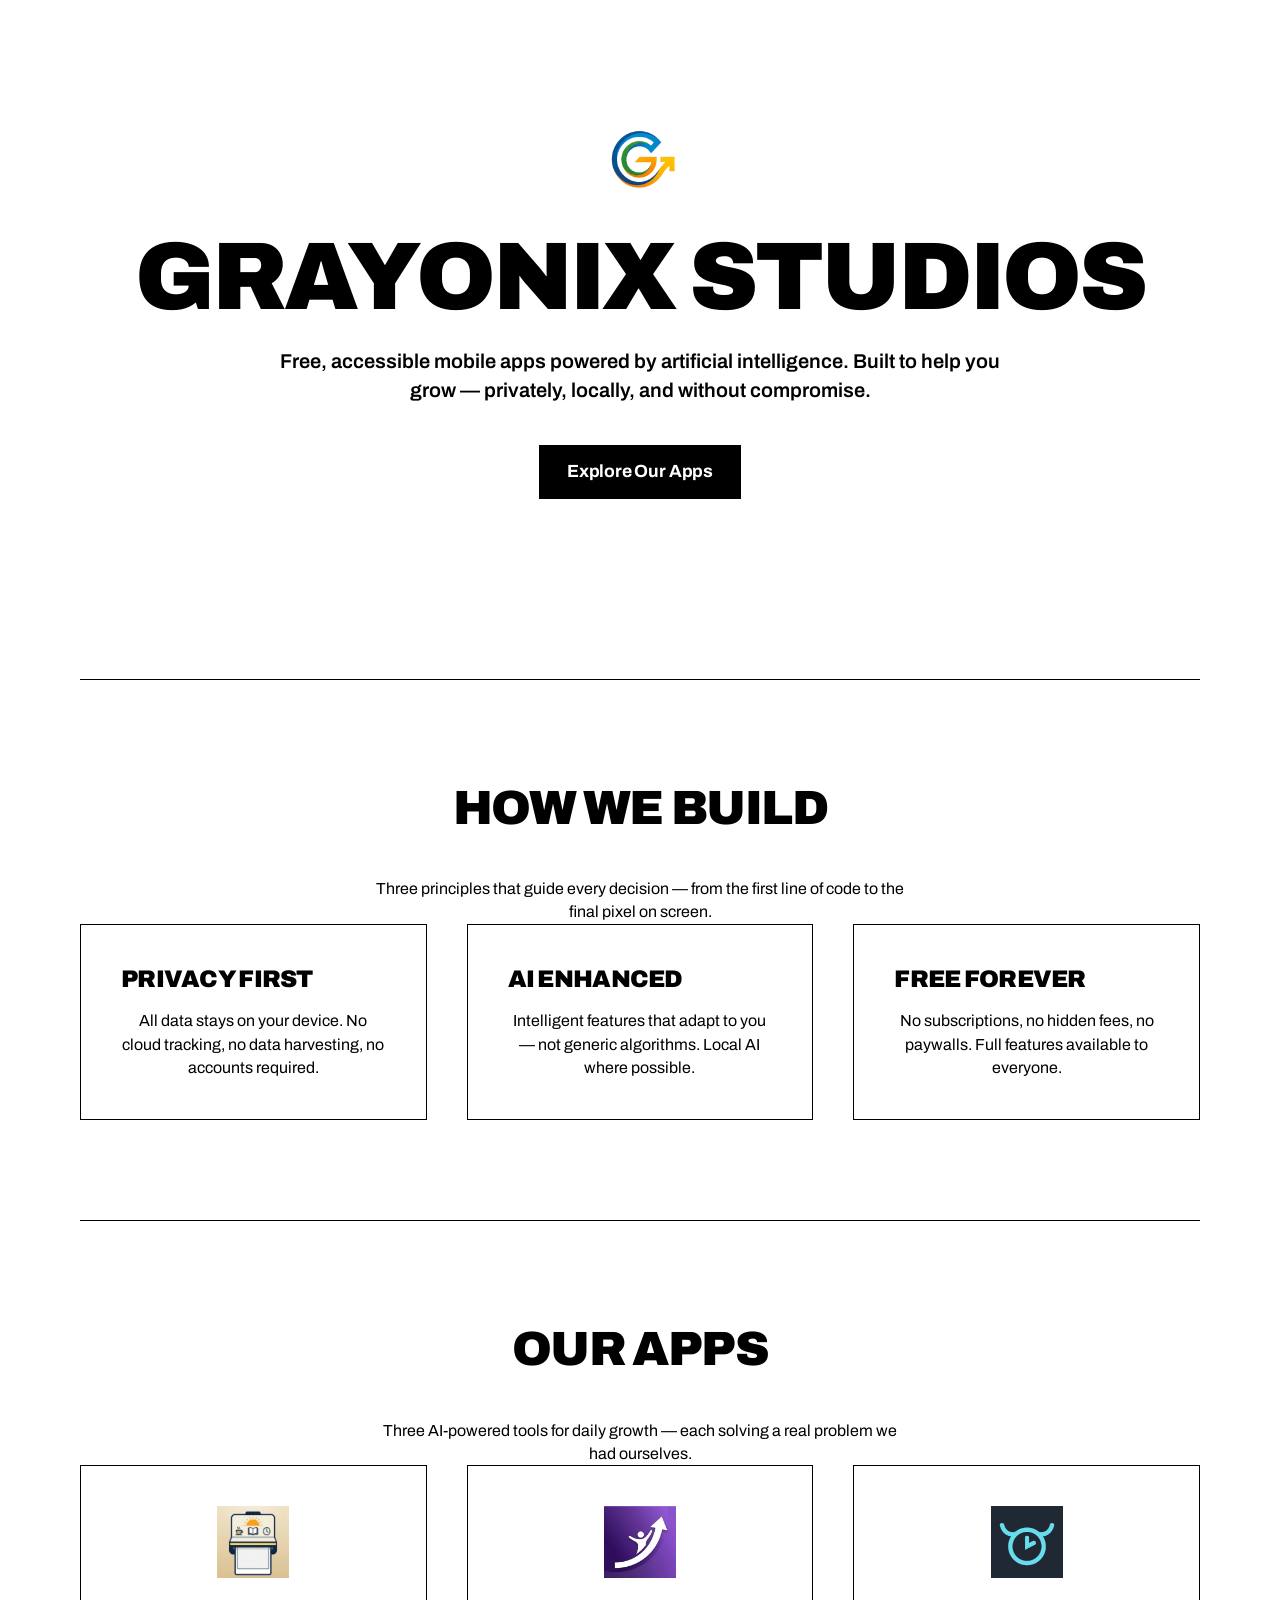
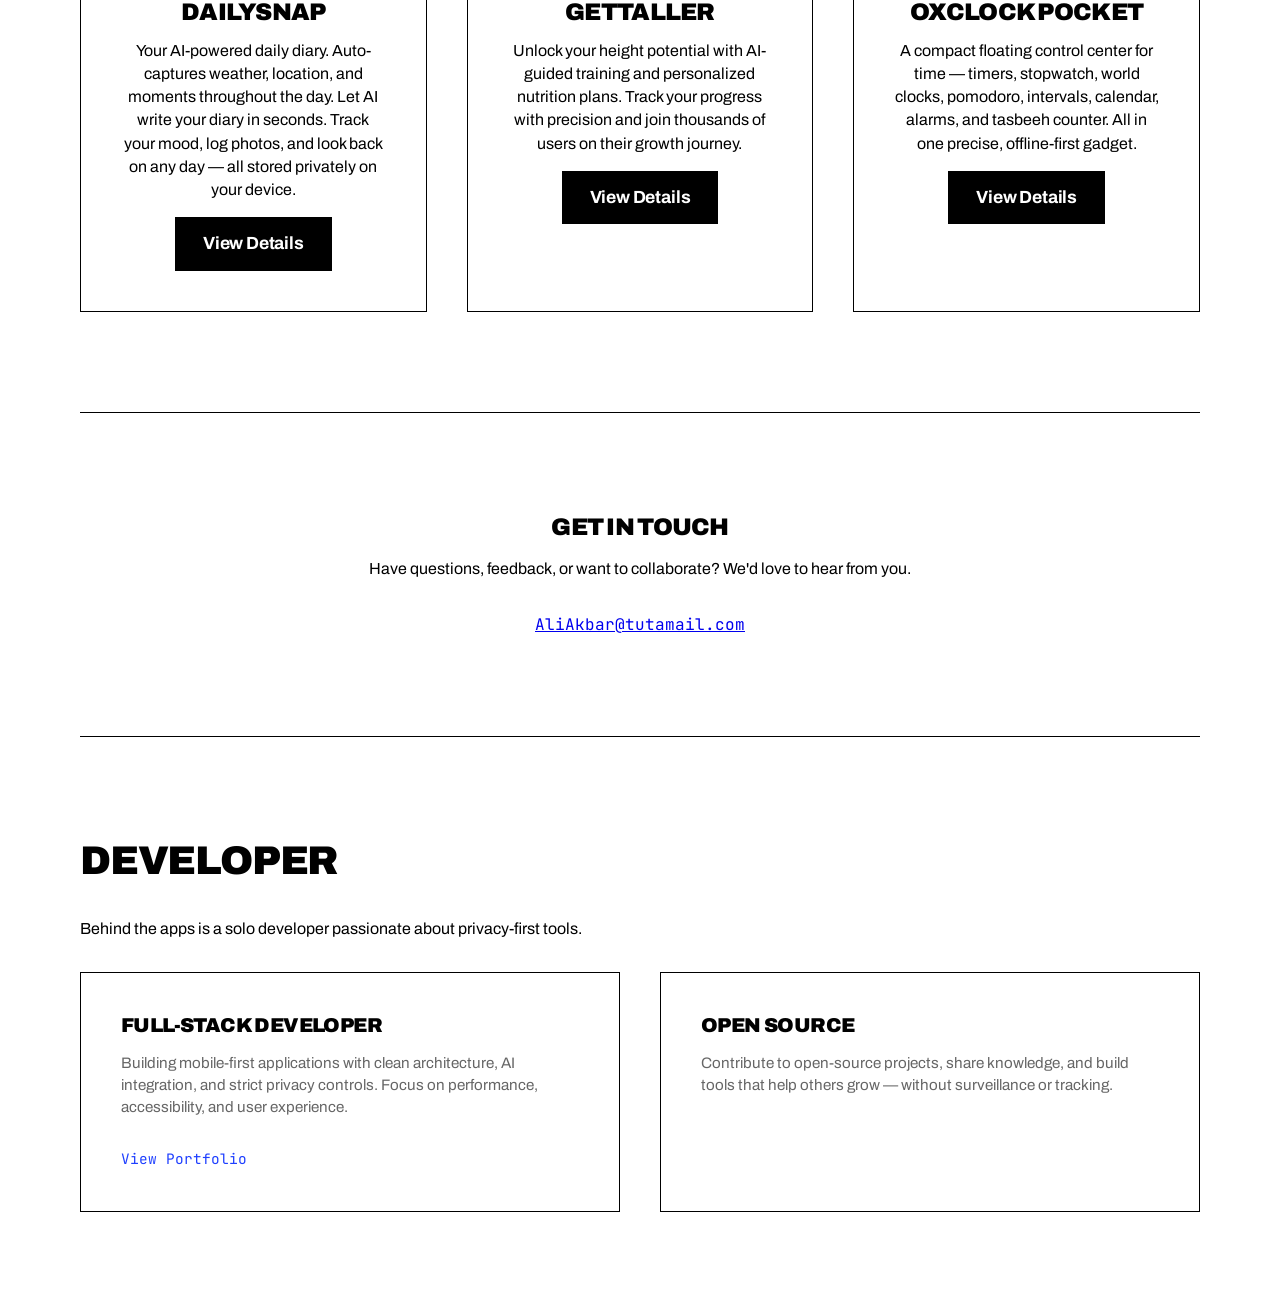
<file: index.html>
<!DOCTYPE html>
<html lang="en">
<head>
    <meta charset="UTF-8">
    <meta name="viewport" content="width=device-width, initial-scale=1.0">
    <meta name="description" content="Grayonix Studios — Building AI-powered mobile apps for growth: DailySnap, GetTaller, OxClock Pocket.">
    <title>Grayonix Studios</title>
    <link rel="preconnect" href="https://fonts.googleapis.com">
    <link rel="preconnect" href="https://fonts.gstatic.com" crossorigin>
    <link href="https://fonts.googleapis.com/css2?family=Archivo:wght@400;500;600;700;800;900&family=JetBrains+Mono:wght@400;600&display=swap" rel="stylesheet">
    <style>
        /* Pentagram Style — bold typography, high-contrast, no photography */
        :root {
            --color-ink: #000000;
            --color-ground: #FFFFFF;
            --color-accent: #1E3FFF;
            --font-display: "Archivo", Helvetica Now, Söhne, sans-serif;
            --font-body: "Archivo", Helvetica Now, Söhne, sans-serif;
            --font-mono: "JetBrains Mono", monospace;
            --radius: 0;
            --shadow: none;
        }

        * { box-sizing: border-box; }
        html { scroll-behavior: smooth; }
        body {
            margin: 0;
            font-family: var(--font-body);
            font-size: 16px;
            line-height: 1.45;
            background: var(--color-ground);
            color: var(--color-ink);
        }
        img { display: block; max-width: 100%; height: auto; }
        h1, h2, h3 { font-family: var(--font-display); font-weight: 900; line-height: 1.2; text-transform: uppercase; letter-spacing: -0.03em; margin: 0; }
        a { text-decoration: none; }
        code { font-family: var(--font-mono); font-size: 0.9em; padding: 2px 6px; background: #eee; }

        .container { max-width: 1200px; margin: 0 auto; padding: 0 40px; }

        .hero {
            padding: 120px 0;
            text-align: center;
        }
        .hero-logo { width: 80px; margin: 0 auto 32px; }
        .hero h1 { font-size: clamp(3rem, 8vw, 6rem); line-height: 0.95; margin-bottom: 24px; }
        .hero p { font-size: 1.25rem; max-width: 60ch; margin: 0 auto 40px; font-weight: 600; }
        .hero-cta { margin-bottom: 60px; }
        .cta {
            display: inline-block;
            padding: 14px 28px;
            background: var(--color-ink);
            color: var(--color-ground);
            font-size: 1.1rem;
            font-weight: 700;
            letter-spacing: -0.01em;
        }

        .section { padding: 100px 0; border-top: 1px solid var(--color-ink); }
        .section h2 { font-size: 3rem; margin-bottom: 40px; text-align: center; }
        .section p { max-width: 60ch; margin: 0 auto; text-align: center; }

        .values-grid { display: grid; grid-template-columns: repeat(3, 1fr); gap: 40px; }
        .value-card { border: 1px solid var(--color-ink); padding: 40px; }
        .value-card h3 { font-size: 1.5rem; margin-bottom: 16px; }
        .value-card p { font-size: 1rem; }

        .apps-grid { display: grid; grid-template-columns: repeat(3, 1fr); gap: 40px; }
        .app-card { border: 1px solid var(--color-ink); padding: 40px; text-align: center; }
        .app-icon { width: 72px; height: 72px; margin: 0 auto 20px; }
        .app-card h3 { font-size: 1.5rem; margin-bottom: 12px; }
        .app-card p { font-size: 1rem; }

        .contact { padding: 100px 0; text-align: center; border-top: 1px solid var(--color-ink); }
        .contact a { font-family: var(--font-mono); font-size: 1rem; text-decoration: underline; }

        .developer-section {
            padding: 100px 0;
            border-top: 1px solid var(--color-ink);
        }
        .developer-section h2 { font-size: 2.5rem; margin-bottom: 32px; }
        .developer-grid { display: grid; grid-template-columns: repeat(2, 1fr); gap: 40px; }
        .developer-card { border: 1px solid var(--color-ink); padding: 40px; }
        .developer-card h3 { font-size: 1.25rem; margin-bottom: 12px; }
        .developer-card p { font-size: 0.95rem; color: #666; }
        .developer-link { display: inline-block; margin-top: 16px; color: var(--color-accent); font-family: var(--font-mono); font-size: 0.9rem; }

        @media (max-width: 768px) {
            .values-grid, .apps-grid { grid-template-columns: 1fr; }
            .developer-grid { grid-template-columns: 1fr; }
            .container { padding: 0 24px; }
        }
    </style>
</head>
<body>
    <main class="container">
        <section class="hero">
            <img src="assets/studio-logo.png" alt="" class="hero-logo" width="80" height="80">
            <h1>Grayonix Studios</h1>
            <p>Free, accessible mobile apps powered by artificial intelligence. Built to help you grow — privately, locally, and without compromise.</p>
            <div class="hero-cta">
                <a href="#apps" class="cta">Explore Our Apps</a>
            </div>
        </section>

        <section class="section">
            <h2>How We Build</h2>
            <p>Three principles that guide every decision — from the first line of code to the final pixel on screen.</p>
            <div class="values-grid">
                <article class="value-card">
                    <h3>Privacy First</h3>
                    <p>All data stays on your device. No cloud tracking, no data harvesting, no accounts required.</p>
                </article>
                <article class="value-card">
                    <h3>AI Enhanced</h3>
                    <p>Intelligent features that adapt to you — not generic algorithms. Local AI where possible.</p>
                </article>
                <article class="value-card">
                    <h3>Free Forever</h3>
                    <p>No subscriptions, no hidden fees, no paywalls. Full features available to everyone.</p>
                </article>
            </div>
        </section>

        <section class="section" id="apps">
            <h2>Our Apps</h2>
            <p>Three AI-powered tools for daily growth — each solving a real problem we had ourselves.</p>
            <div class="apps-grid">
                <article class="app-card">
                    <img src="assets/dailysnap-icon.png" alt="" class="app-icon" width="72" height="72">
                    <h3>DailySnap</h3>
                    <p>Your AI-powered daily diary. Auto-captures weather, location, and moments throughout the day. Let AI write your diary in seconds. Track your mood, log photos, and look back on any day — all stored privately on your device.</p>
                    <a href="/app/dailysnap/" class="cta" style="margin-top: 16px;">View Details</a>
                </article>
                <article class="app-card">
                    <img src="assets/gettaller-icon.png" alt="" class="app-icon" width="72" height="72">
                    <h3>GetTaller</h3>
                    <p>Unlock your height potential with AI-guided training and personalized nutrition plans. Track your progress with precision and join thousands of users on their growth journey.</p>
                    <a href="/app/gettaller/" class="cta" style="margin-top: 16px;">View Details</a>
                </article>
                <article class="app-card">
                    <img src="assets/oxclock-pocket-icon.png" alt="" class="app-icon" width="72" height="72">
                    <h3>OxClock Pocket</h3>
                    <p>A compact floating control center for time — timers, stopwatch, world clocks, pomodoro, intervals, calendar, alarms, and tasbeeh counter. All in one precise, offline-first gadget.</p>
                    <a href="/app/oxclock-pocket/" class="cta" style="margin-top: 16px;">View Details</a>
                </article>
            </div>
        </section>

        <section class="contact">
            <h2>Get In Touch</h2>
            <p style="margin-bottom: 32px;">Have questions, feedback, or want to collaborate? We'd love to hear from you.</p>
            <a href="mailto:AliAkbar@tutamail.com">AliAkbar@tutamail.com</a>
        </section>

        <section class="developer-section">
            <h2>Developer</h2>
            <p style="margin-bottom: 32px;">Behind the apps is a solo developer passionate about privacy-first tools.</p>
            <div class="developer-grid">
                <article class="developer-card">
                    <h3>Full-Stack Developer</h3>
                    <p>Building mobile-first applications with clean architecture, AI integration, and strict privacy controls. Focus on performance, accessibility, and user experience.</p>
                    <a href="https://mirzaaliakbar.github.io" target="_blank" class="developer-link">View Portfolio</a>
                </article>
                <article class="developer-card">
                    <h3>Open Source</h3>
                    <p>Contribute to open-source projects, share knowledge, and build tools that help others grow — without surveillance or tracking.</p>
                </article>
            </div>
        </section>
    </main>
</body>
</html>
</file>
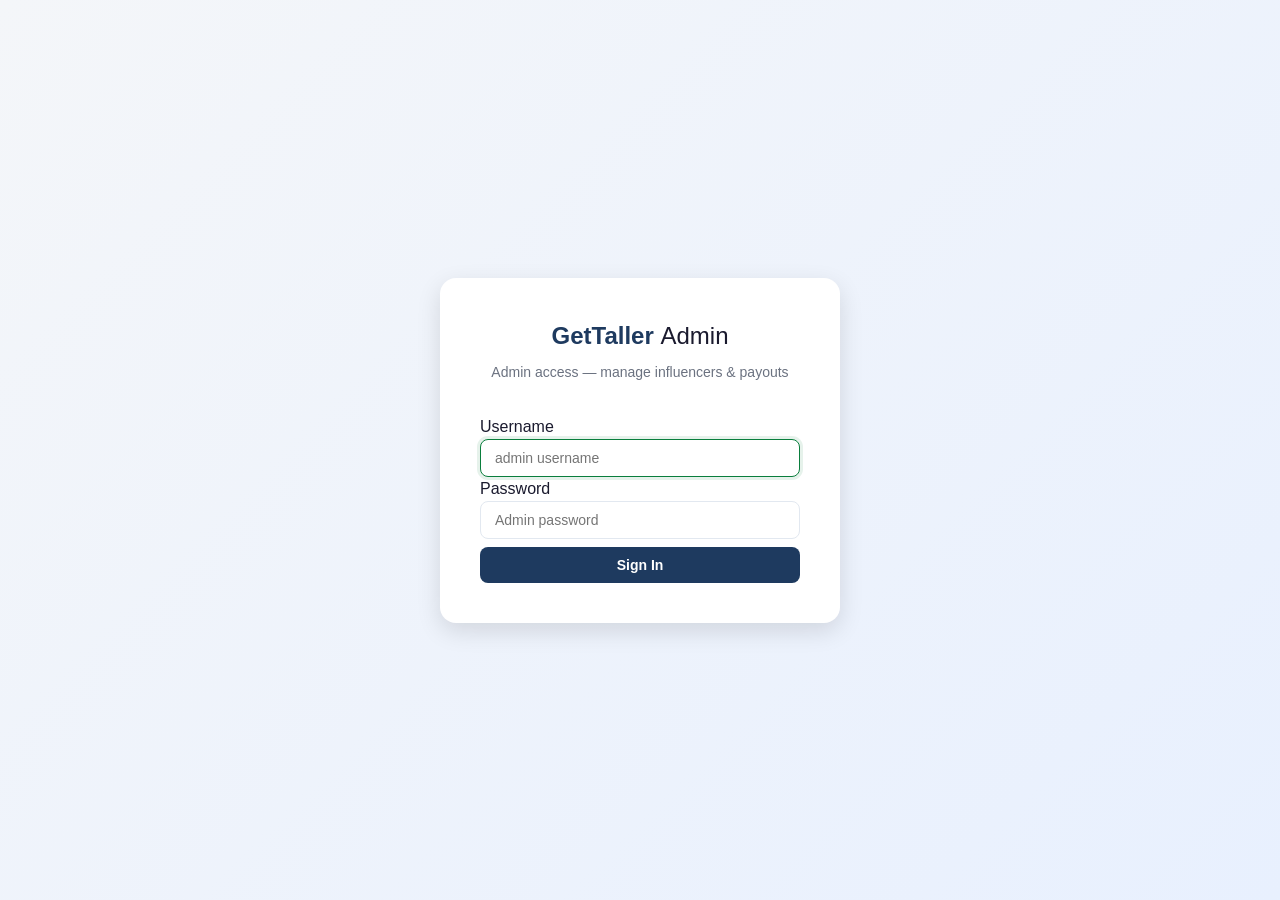
<file: admin/index.html>
<!DOCTYPE html>
<html lang="en">
<head>
  <meta charset="UTF-8">
  <meta name="viewport" content="width=device-width, initial-scale=1.0">
  <title>Admin Dashboard — GetTaller Affiliate</title>
  <link rel="stylesheet" href="/dashboard/styles.css">
  <link rel="stylesheet" href="/admin/styles.css">
</head>
<body>
  <div class="header admin-header">
    <div class="header-logo">GetTaller <span>Admin</span></div>
    <div class="header-nav">
      <a href="/admin/" class="active">Dashboard</a>
      <a href="/admin/add-influencer.html">Add Influencer</a>
      <a href="/admin/payouts.html">Payouts</a>
      <button class="btn-logout" onclick="handleAdminLogout()">Sign out</button>
    </div>
  </div>

  <div class="app-container">
    <div id="content">
      <div class="loading"><div class="spinner"></div> Loading admin dashboard...</div>
    </div>
  </div>

  <div id="toast"></div>

  <script src="/dashboard/app.js"></script>
  <script src="/admin/app.js"></script>
  <script>
    if (!adminGetToken()) { window.location.href = '/admin/login.html'; }

    async function loadDashboard() {
      const container = document.getElementById('content');
      showLoading(container);

      try {
        const [stats, influencers] = await Promise.all([
          adminApi('/dashboard'),
          adminApi('/influencers'),
        ]);
        stats.influencers = influencers.influencers;
        renderDashboard(container, stats);
      } catch {
        adminClearToken();
        window.location.href = '/admin/login.html';
      }
    }

    function renderDashboard(container, data) {
      container.innerHTML = `
        <div style="margin-bottom:20px;">
          <h1 style="font-size:24px;font-weight:700;">Affiliate Dashboard</h1>
          <p style="color:var(--color-text-secondary);font-size:14px;">Overview of all influencer activity</p>
        </div>

        <div id="statsBar"></div>

        <div class="card">
          <div class="card-header">All Influencers</div>
          <div id="influencerTable"></div>
        </div>

        <div class="card">
          <div class="card-header">Quick Actions</div>
          <div style="display:flex;gap:12px;flex-wrap:wrap;">
            <a href="/admin/add-influencer.html" class="btn btn-primary">+ Add Influencer</a>
            <a href="/admin/payouts.html" class="btn btn-secondary">View Payouts</a>
          </div>
        </div>
      `;

      renderAdminStats(document.getElementById('statsBar'), data);
      renderInfluencerTable(document.getElementById('influencerTable'), data.influencers);
    }

    // Make filterTable global for inline onclick
    window.filterTable = filterTable;

    loadDashboard();
  </script>
</body>
</html>
</file>
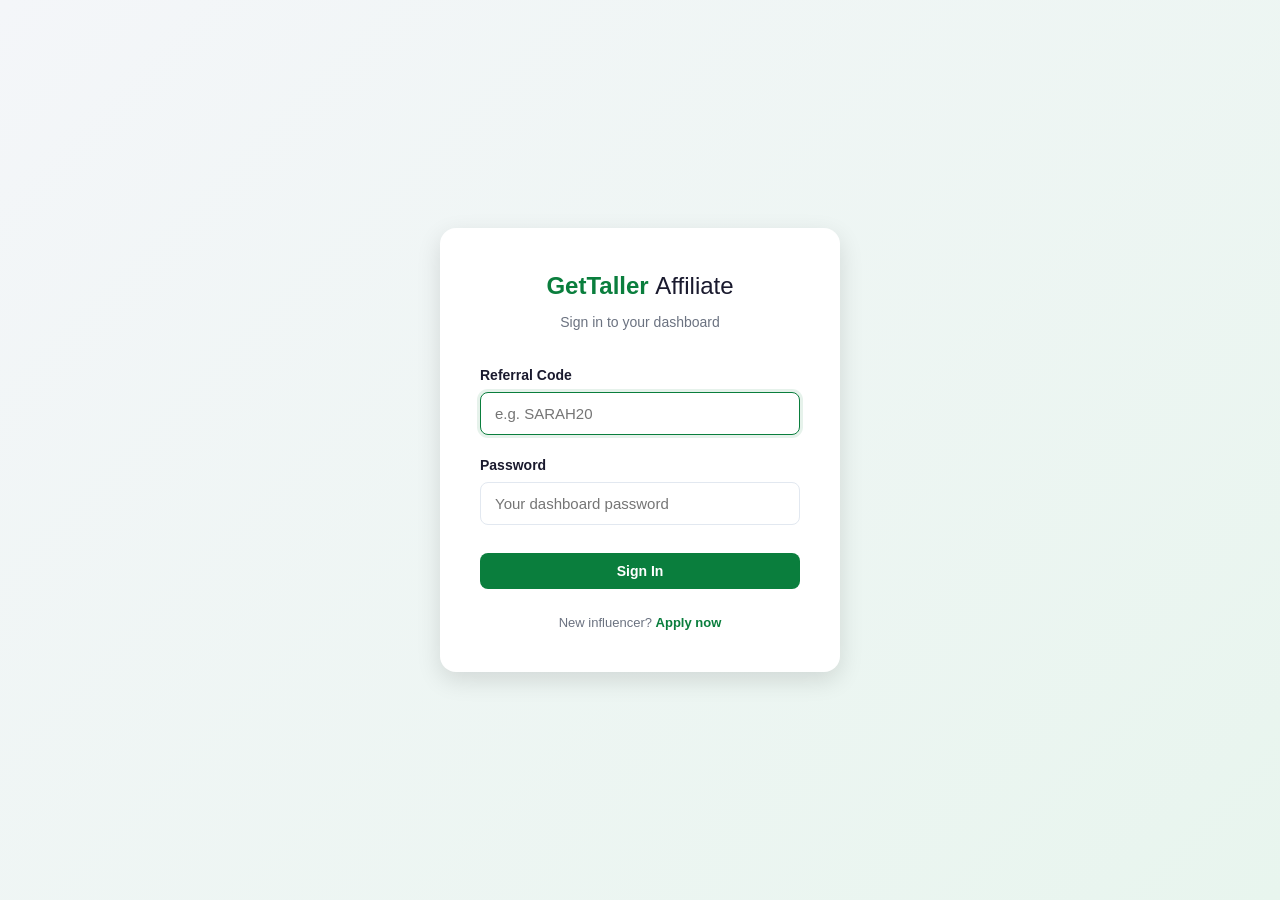
<file: dashboard/index.html>
<!DOCTYPE html>
<html lang="en">
<head>
  <meta charset="UTF-8">
  <meta name="viewport" content="width=device-width, initial-scale=1.0">
  <title>Dashboard — GetTaller Affiliate</title>
  <link rel="stylesheet" href="/dashboard/styles.css">
  <style>
    .retention-grid { display: grid; grid-template-columns: repeat(4, 1fr); gap: 12px; margin-top: 12px; }
    .retention-item { text-align: center; padding: 16px; background: var(--color-primary-light); border-radius: var(--radius-sm); }
    .retention-item .day { font-size: 12px; color: var(--color-text-secondary); font-weight: 600; }
    .retention-item .pct { font-size: 24px; font-weight: 700; color: var(--color-primary); }
    .retention-item .desc { font-size: 11px; color: var(--color-text-secondary); margin-top: 2px; }

    .revenue-breakdown { display: grid; grid-template-columns: repeat(auto-fit, minmax(140px, 1fr)); gap: 12px; margin-top: 12px; }
    .rev-format { text-align: center; padding: 12px; background: var(--color-bg); border-radius: var(--radius-sm); }
    .rev-format .fmt { font-size: 12px; color: var(--color-text-secondary); text-transform: capitalize; }
    .rev-format .amt { font-size: 18px; font-weight: 700; color: var(--color-text); }

    .recent-signups { font-size: 13px; }
    .recent-signups td { padding: 8px 12px; }
    .label-estimated { font-size: 11px; color: var(--color-warning); font-weight: 600; }
    .dashboard-grid { display: grid; grid-template-columns: 2fr 1fr; gap: 20px; }
    @media (max-width: 768px) { .dashboard-grid { grid-template-columns: 1fr; } }
  </style>
</head>
<body>
  <div class="header">
    <div class="header-logo">GetTaller <span>Affiliate</span></div>
    <div class="header-nav">
      <a href="/dashboard/" class="active">Dashboard</a>
      <a href="/dashboard/settings">Settings</a>
      <button class="btn-logout" onclick="handleLogout()">Sign out</button>
    </div>
  </div>

  <div class="app-container">
    <div id="content">
      <div class="loading"><div class="spinner"></div> Loading your dashboard...</div>
    </div>
  </div>

  <div id="toast"></div>

  <script src="/dashboard/app.js"></script>
  <script>
    // ── Redirect if no session ──
    if (!getToken()) { window.location.href = '/dashboard/login.html'; }

    // ── Load dashboard ──
    async function loadDashboard() {
      const container = document.getElementById('content');
      showLoading(container);

      try {
        const data = await api('/v1/influencer/stats');
        renderDashboard(container, data);
      } catch (e) {
        clearToken();
        window.location.href = '/dashboard/login.html';
      }
    }

    function renderDashboard(container, data) {
      const { stats, influencer, charts, retention, recentSignups } = data;
      const chartsSection = charts || {};

      container.innerHTML = `
        <div style="margin-bottom:8px;">
          <h1 style="font-size:24px;font-weight:700;">Welcome back, ${influencer.displayName}</h1>
          <p style="color:var(--color-text-secondary);font-size:14px;">Code: <strong>${influencer.code}</strong> · ${stats.totalSignups} total referred users</p>
        </div>

        <div class="stats-row">
          ${createStatCard('Total Signups', formatNumber(stats.totalSignups),
            `Tier: ${influencer.sharePercent}% revenue share`)}
          ${createStatCard('Revenue Generated (est.)', formatCurrency(stats.totalRevenue),
            'AdMob estimated revenue')}
          ${createStatCard('Your Earnings (est.)', formatCurrency(stats.earningsEstimate),
            `${influencer.sharePercent}% of revenue`)}
          ${createStatCard('Premium Subscribers', formatNumber(stats.premiumUsers),
            `${stats.premiumConversionRate}% conversion rate`)}
          ${createStatCard('Subscription Revenue', formatCurrency(stats.subscriptionRevenue),
            'Monthly premium subscriptions')}
        </div>

        <p class="label-estimated" style="margin:-12px 0 20px 4px;">
          ⚡ Revenue figures are estimated from real-time ad data and will be reconciled monthly for payouts.
        </p>

        <div class="dashboard-grid">
          <div>
            <div class="card">
              <div class="card-header">Signups (Last 30 Days)</div>
              <div class="chart-wrapper" id="signupsChart"></div>
            </div>

            <div class="card">
              <div class="card-header">Revenue Estimate (Last 30 Days)</div>
              <div class="chart-wrapper" id="revenueChart"></div>
            </div>
          </div>

          <div>
            <div class="card">
              <div class="card-header">User Retention</div>
              <p style="font-size:13px;color:var(--color-text-secondary);margin-bottom:8px;">
                Percentage of users still active after:
              </p>
              <div class="retention-grid">
                <div class="retention-item"><div class="day">Day 1</div><div class="pct">${retention.d1}%</div></div>
                <div class="retention-item"><div class="day">Day 7</div><div class="pct">${retention.d7}%</div></div>
                <div class="retention-item"><div class="day">Day 30</div><div class="pct">${retention.d30}%</div></div>
                <div class="retention-item"><div class="day">Day 90</div><div class="pct">${retention.d90}%</div></div>
              </div>
            </div>

            <div class="card">
              <div class="card-header">Revenue by Ad Format</div>
              <div class="revenue-breakdown" id="revenueByFormat"></div>
            </div>

            <div class="card">
              <div class="card-header">Recent Subscriptions</div>
              ${charts.recentSubscriptions && charts.recentSubscriptions.length
                ? `<div class="recent-signups"><table><tr><th>Date</th><th>Event</th><th>Amount</th></tr>
                    ${charts.recentSubscriptions.map(s =>
                      `<tr><td>${formatDate(s.created_at)}</td><td>${s.event_type}</td><td>${formatCurrency((s.amount_cents || 0) / 100)}</td></tr>`
                    ).join('')}</table></div>`
                : '<div class="empty-state" style="padding:30px;"><div class="icon">⭐</div>No premium subscribers yet. Share your code to grow!</div>'
              }
            </div>

            <div class="card">
              <div class="card-header">Recent Signups</div>
              ${recentSignups && recentSignups.length
                ? `<div class="recent-signups"><table><tr><th>Date</th><th>Country</th><th>Platform</th></tr>
                    ${recentSignups.slice(0, 10).map(s =>
                      `<tr><td>${formatDate(s.created_at)}</td><td>${s.country || '—'}</td><td>${s.platform || '—'}</td></tr>`
                    ).join('')}</table></div>`
                : '<div class="empty-state" style="padding:30px;"><div class="icon">👤</div>No signups yet. Share your code!</div>'
              }
            </div>
          </div>
        </div>
      `;

      // Render charts
      if (chartsSection.signupsByDay?.length) {
        renderBarChart(document.getElementById('signupsChart'), chartsSection.signupsByDay, 'day', 'count');
      } else {
        document.getElementById('signupsChart').innerHTML =
          '<div class="empty-state" style="padding:20px;"><div class="icon">📈</div>No signups yet this month</div>';
      }

      if (chartsSection.revenue30d?.length) {
        renderBarChart(document.getElementById('revenueChart'), chartsSection.revenue30d, 'day', 'revenue', 'var(--color-accent)');
      } else {
        document.getElementById('revenueChart').innerHTML =
          '<div class="empty-state" style="padding:20px;"><div class="icon">💰</div>No revenue data yet</div>';
      }

      // Ad format breakdown
      const fmtContainer = document.getElementById('revenueByFormat');
      if (chartsSection.revenueByFormat?.length) {
        fmtContainer.innerHTML = chartsSection.revenueByFormat.map(f =>
          `<div class="rev-format">
            <div class="fmt">${f.ad_format}</div>
            <div class="amt">${formatCurrency((f.micros || 0) / 1000000)}</div>
            <div style="font-size:11px;color:var(--color-text-secondary);">${formatNumber(f.count)} impressions</div>
          </div>`
        ).join('');
      } else {
        fmtContainer.innerHTML = '<div class="empty-state" style="padding:10px;grid-column:1/-1;">No ad data yet</div>';
      }
    }

    function handleLogout() {
      fetch('/v1/influencer/logout', { method: 'POST', headers: { 'Authorization': 'Bearer ' + getToken() } }).catch(()=>{});
      clearToken();
      window.location.href = '/dashboard/login.html';
    }

    loadDashboard();
  </script>
</body>
</html>
</file>
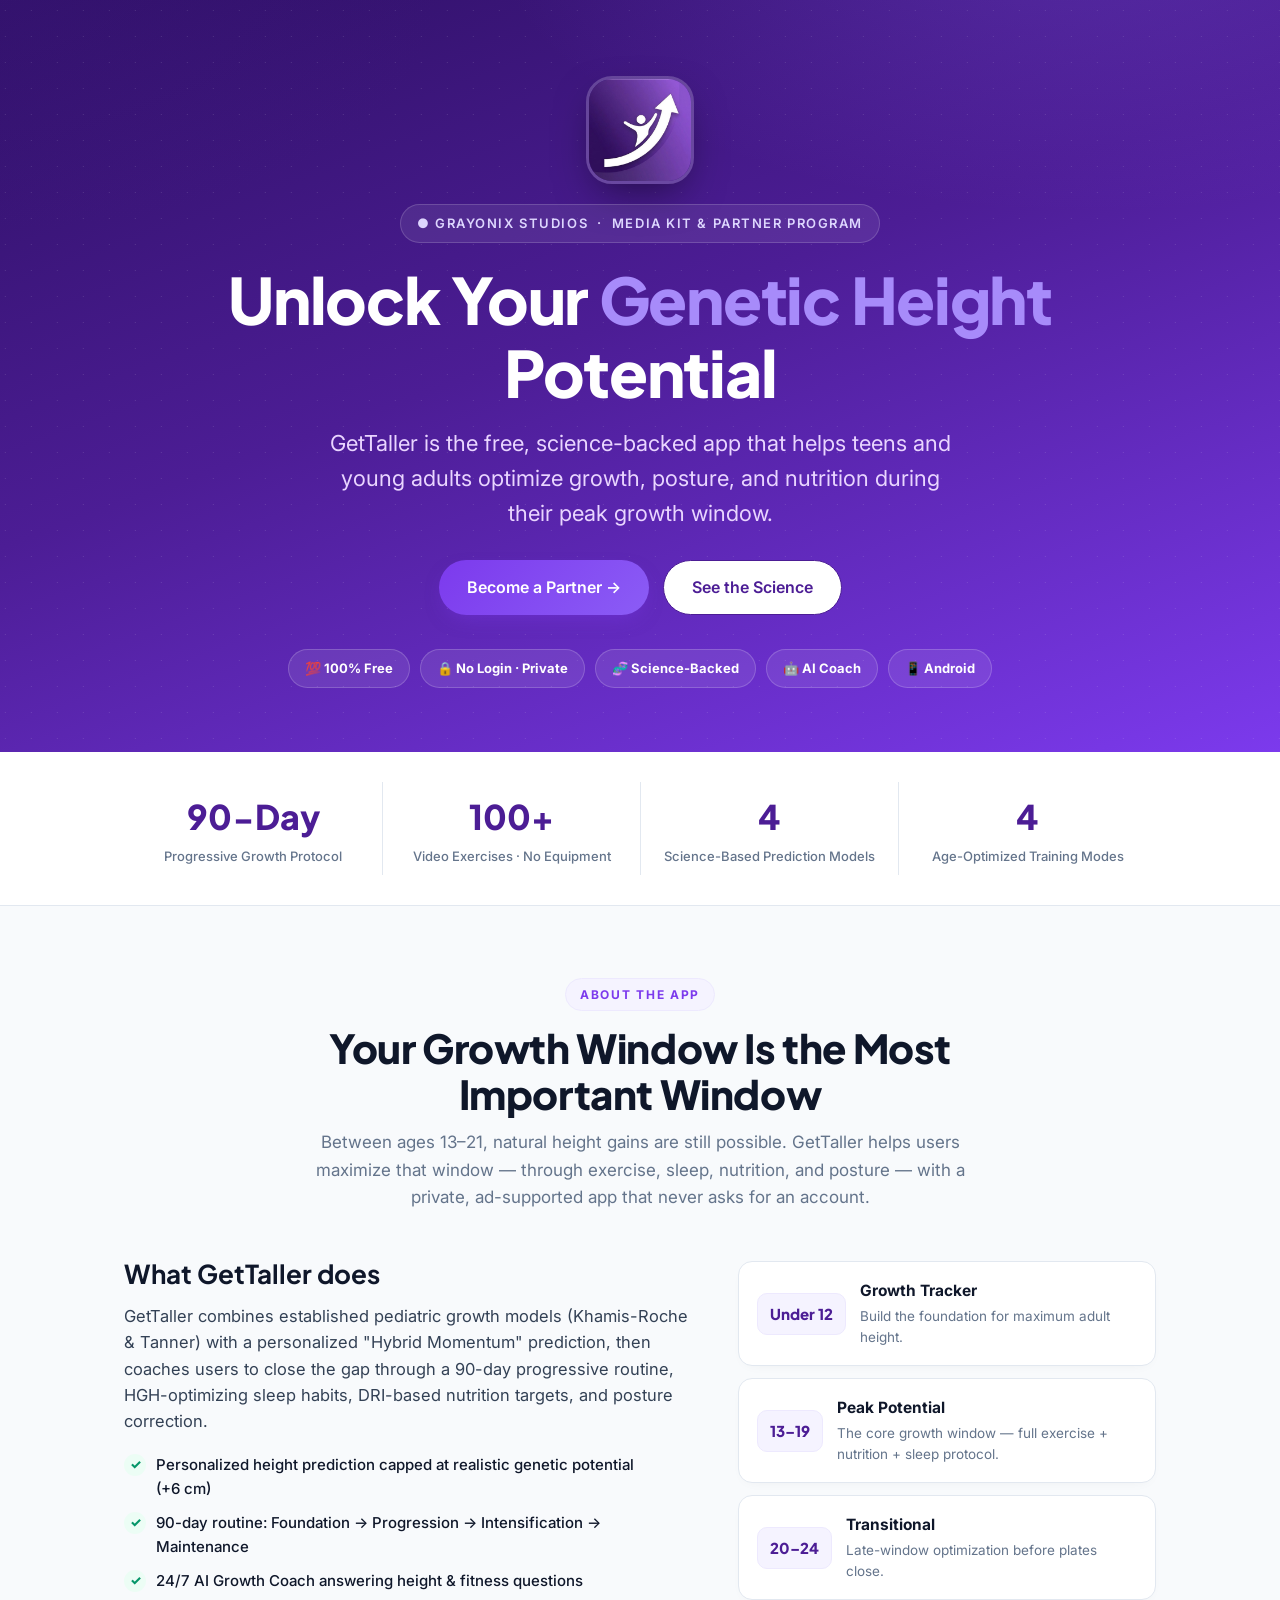
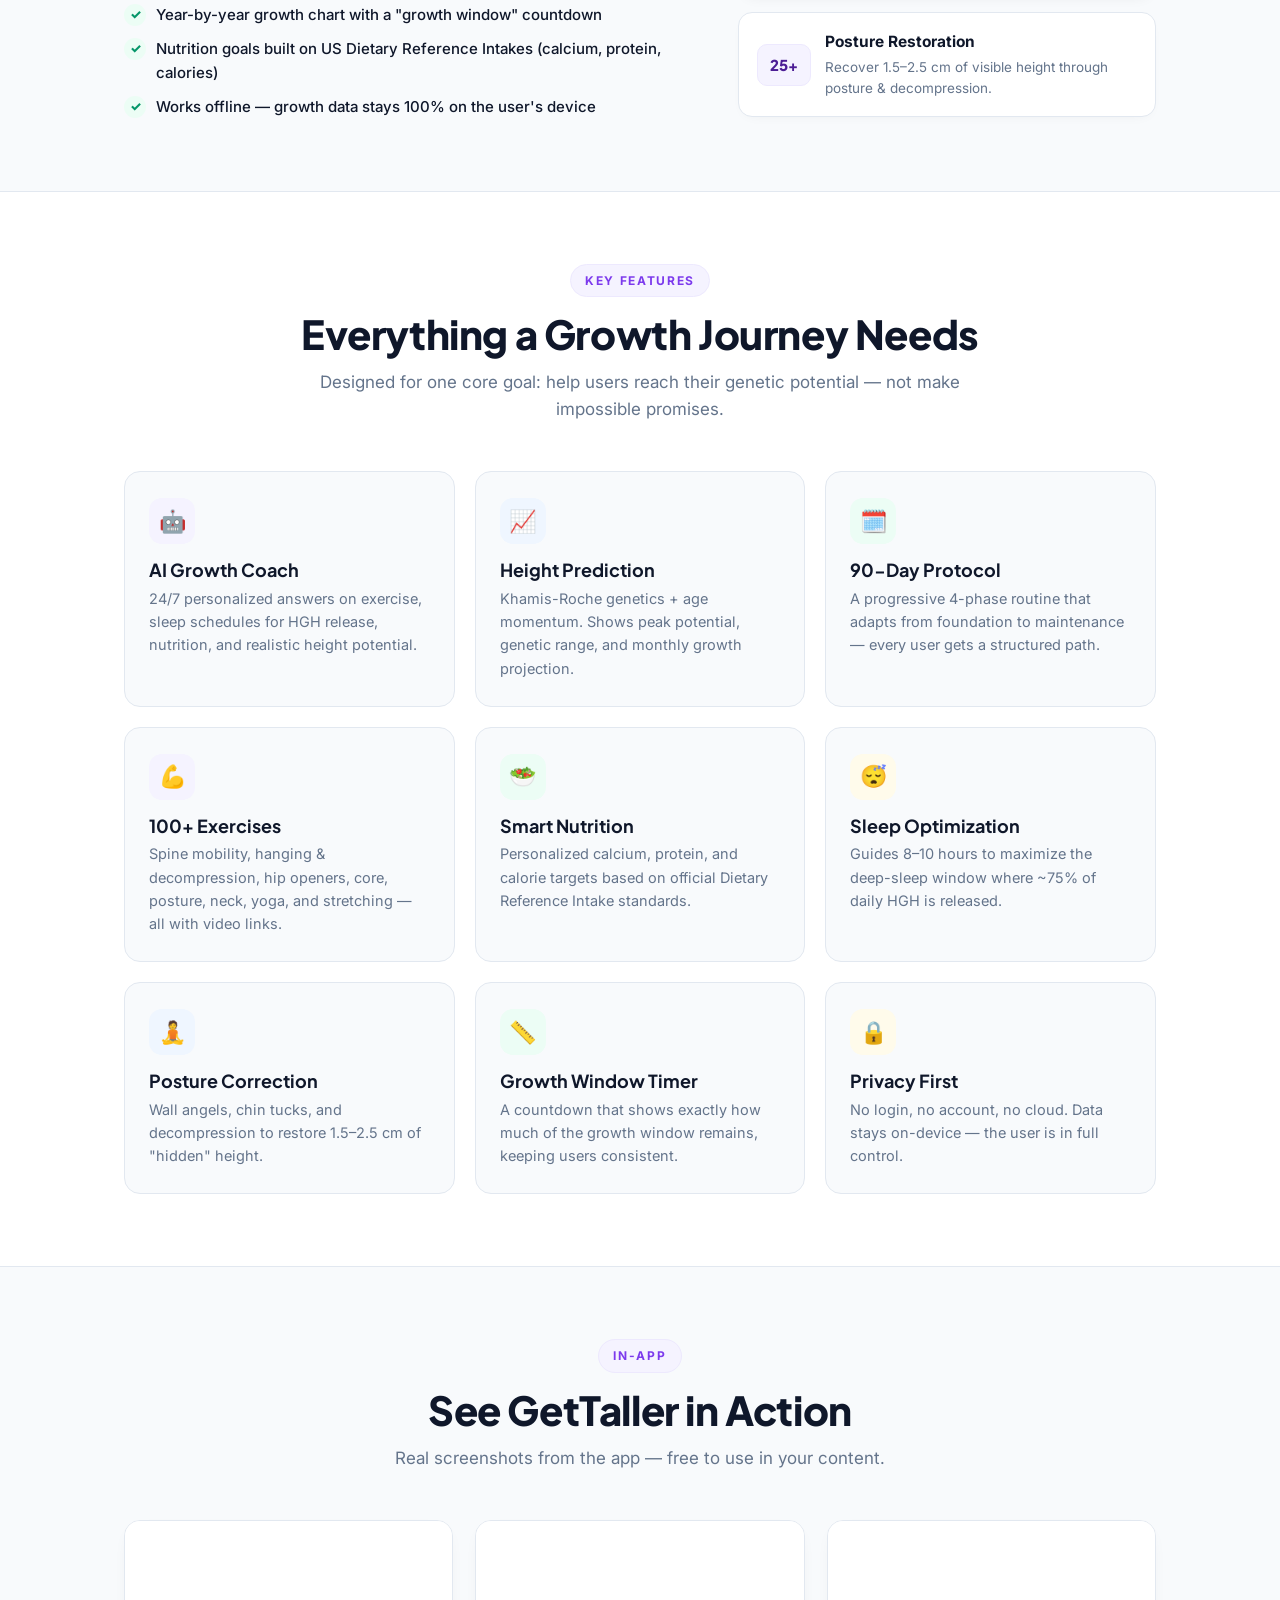
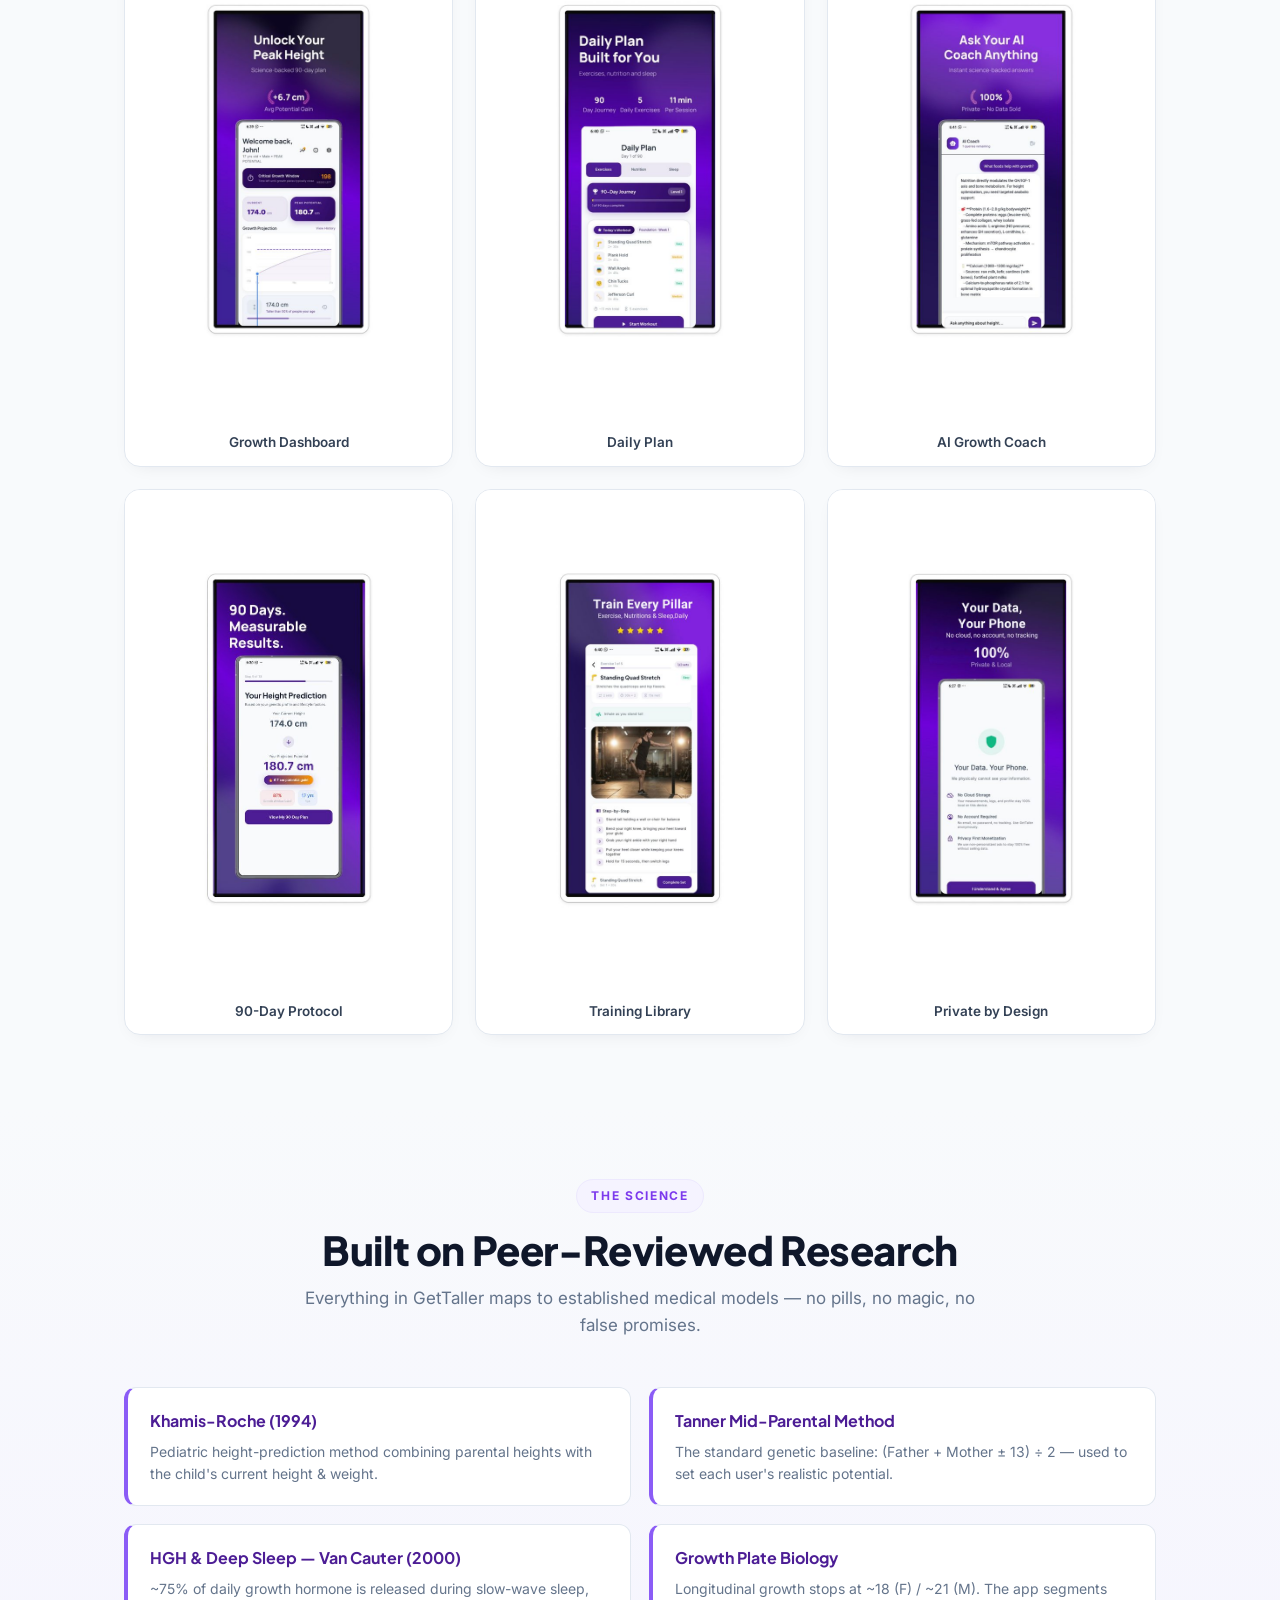
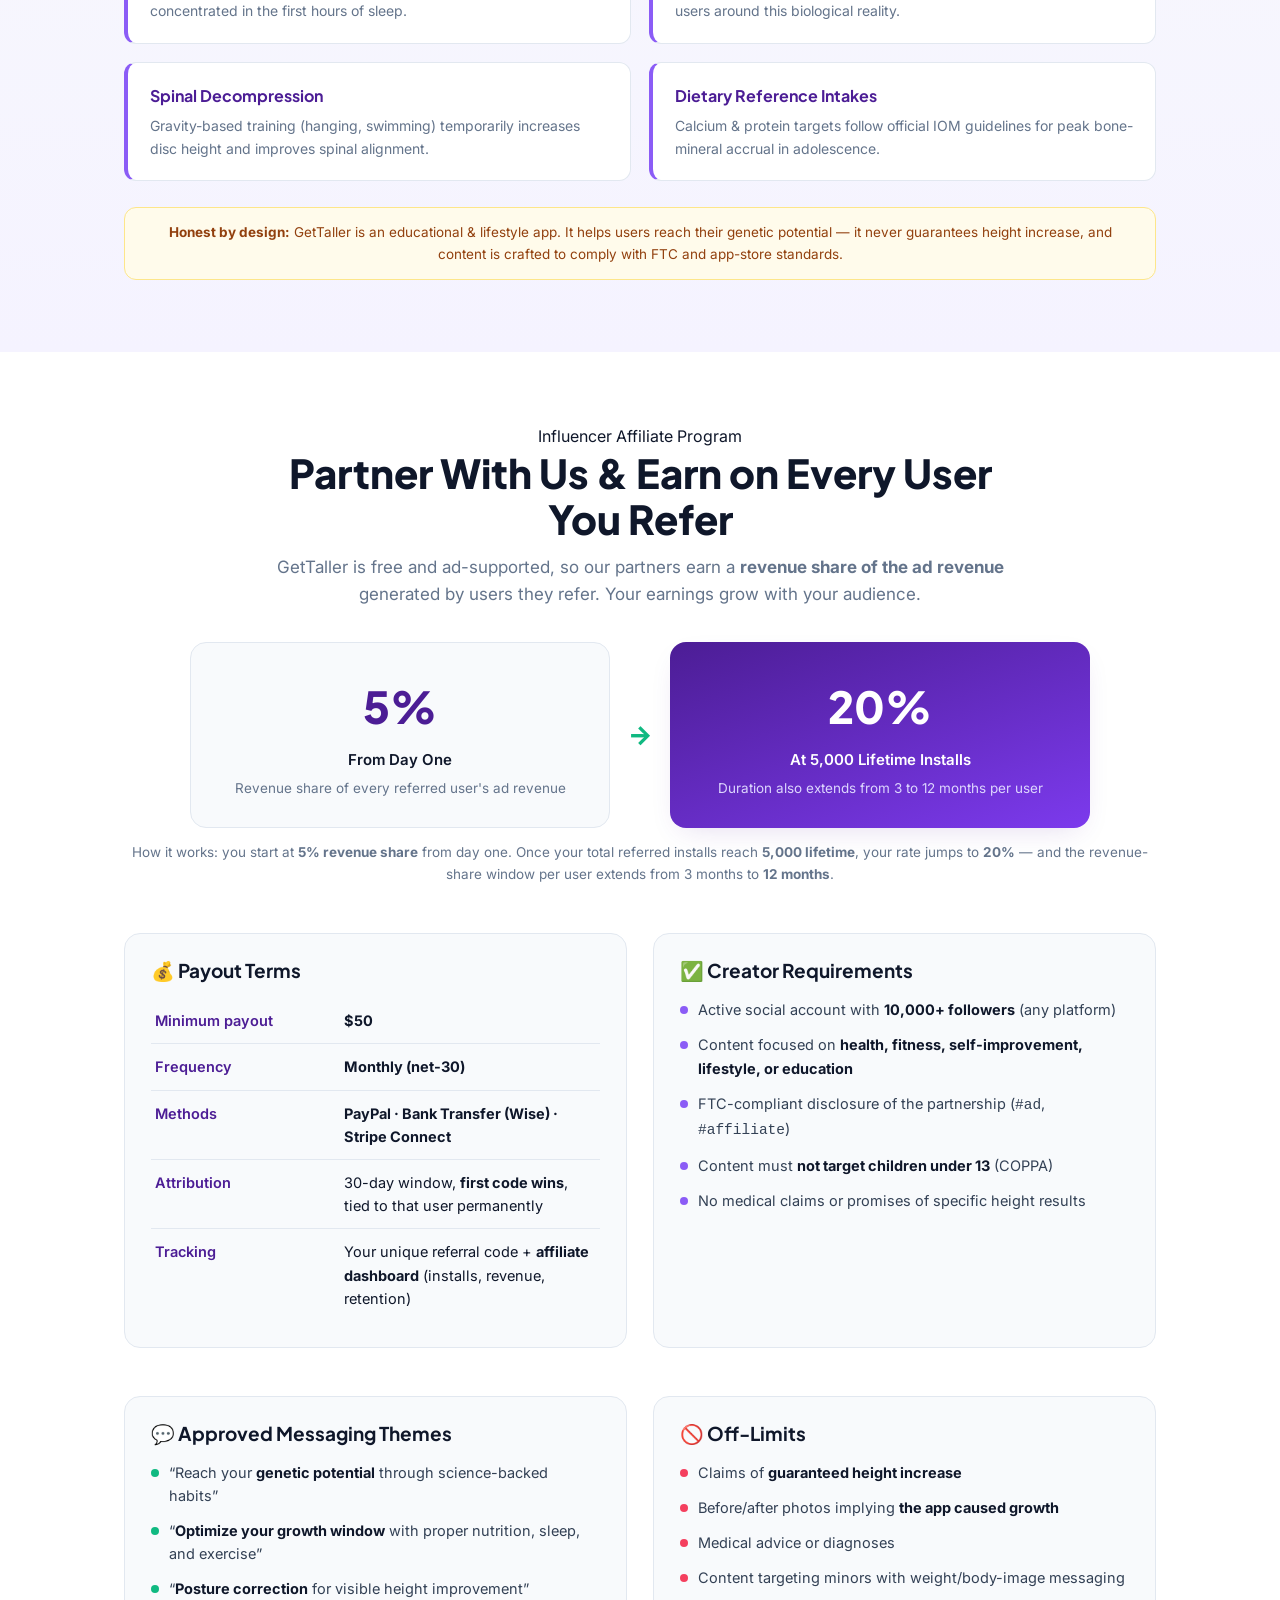
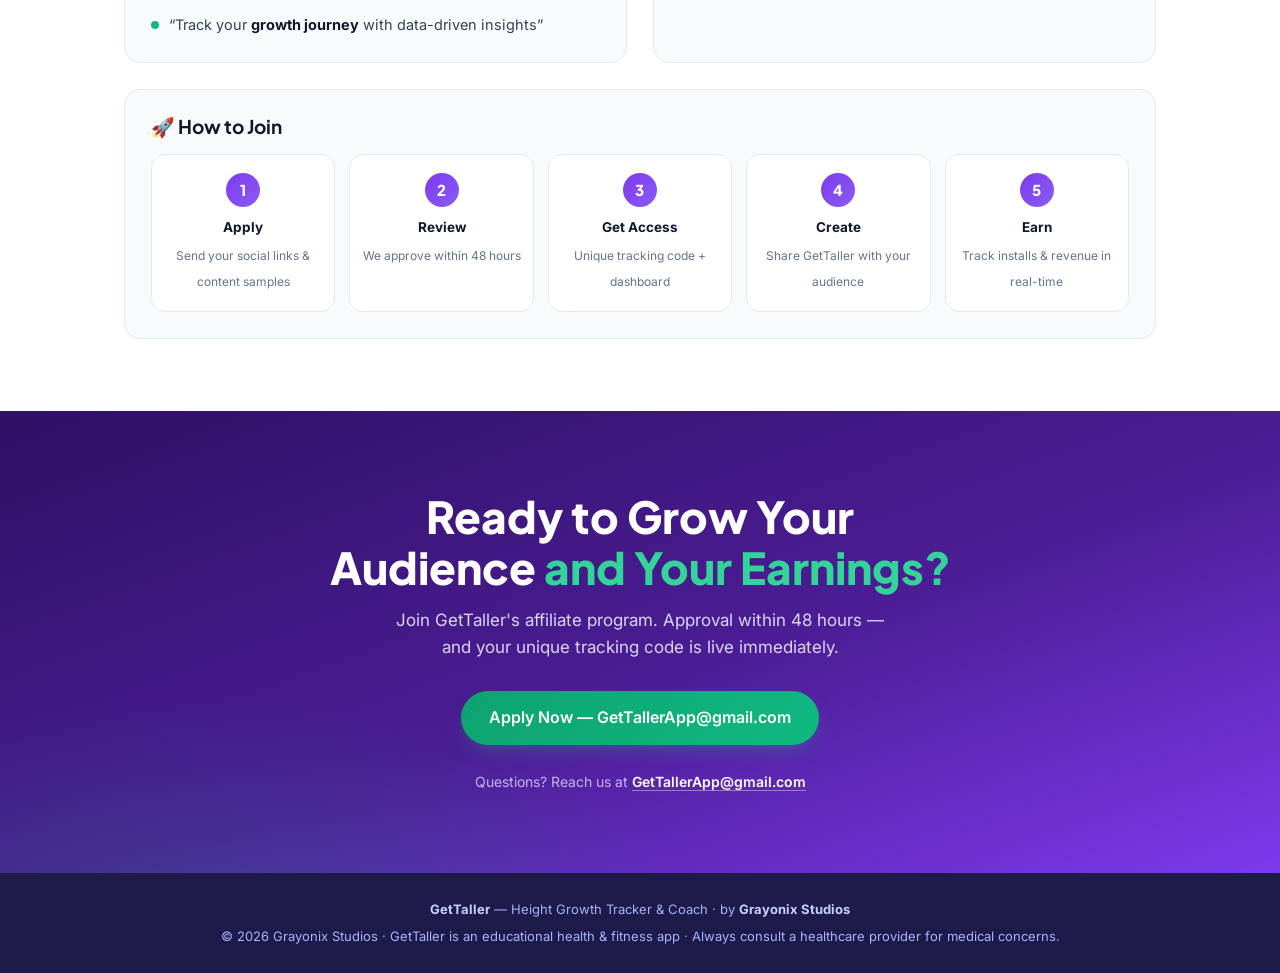
<file: mediakit/index.html>
<!DOCTYPE html>
<html lang="en">
<head>
<meta charset="UTF-8">
<meta name="viewport" content="width=device-width, initial-scale=1.0">
<title>GetTaller — Media Kit &amp; Influencer Partnership</title>
<meta name="description" content="GetTaller media kit: app overview, features, science, target audience, and influencer affiliate program details.">
<link rel="preconnect" href="https://fonts.googleapis.com">
<link rel="preconnect" href="https://fonts.gstatic.com" crossorigin>
<link href="https://fonts.googleapis.com/css2?family=Plus+Jakarta+Sans:wght@500;600;700;800&family=Inter:wght@400;500;600;700&display=swap" rel="stylesheet">
<style>
  :root{
    --primary:#4C1D95;
    --primary-2:#7C3AED;
    --tertiary:#8B5CF6;
    --accent:#10B981;
    --bg:#F8FAFC;
    --bg-soft:#F1F5F9;
    --text:#0F172A;
    --muted:#64748B;
    --card:#FFFFFF;
    --line:#E2E8F0;
    --radius:16px;
    --shadow:0 10px 30px -12px rgba(76,29,149,.18);
  }
  *{margin:0;padding:0;box-sizing:border-box}
  html{scroll-behavior:smooth}
  body{
    font-family:'Inter',-apple-system,BlinkMacSystemFont,'Segoe UI',sans-serif;
    background:var(--bg);
    color:var(--text);
    line-height:1.6;
    -webkit-font-smoothing:antialiased;
  }
  h1,h2,h3,h4,.display{font-family:'Plus Jakarta Sans',sans-serif;line-height:1.15}
  .wrap{max-width:1080px;margin:0 auto;padding:0 24px}
  a{color:var(--primary-2);text-decoration:none}
  a:hover{text-decoration:underline}
  .btn{
    display:inline-flex;align-items:center;gap:8px;
    background:linear-gradient(135deg,var(--primary-2),var(--tertiary));
    color:#fff;font-weight:600;padding:14px 28px;border-radius:999px;
    font-size:16px;box-shadow:0 8px 20px -8px rgba(124,58,237,.5);
    transition:transform .15s ease, box-shadow .15s ease;
  }
  .btn:hover{transform:translateY(-2px);box-shadow:0 12px 26px -8px rgba(124,58,237,.6);text-decoration:none}
  .btn.green{background:linear-gradient(135deg,#0EA371,var(--accent));box-shadow:0 8px 20px -8px rgba(16,185,129,.5)}
  .btn.outline{background:#fff;color:var(--primary);border:1.5px solid var(--primary);box-shadow:none}
  .btn.outline:hover{background:#FAF5FF}

  /* ---------- HERO ---------- */
  .hero{
    background:
      radial-gradient(1000px 480px at 85% -10%, rgba(139,92,246,.25), transparent 60%),
      radial-gradient(800px 420px at 0% 0%, rgba(76,29,149,.18), transparent 55%),
      linear-gradient(160deg,#2E1065 0%, var(--primary) 45%, var(--primary-2) 100%);
    color:#fff;padding:76px 0 64px;position:relative;overflow:hidden;
  }
  .hero::after{
    content:"";position:absolute;inset:0;
    background:radial-gradient(2px 2px at 20% 40%, rgba(255,255,255,.35), transparent 40%);
    background-size:26px 26px;opacity:.5;pointer-events:none;
  }
  .hero .wrap{position:relative;z-index:1;text-align:center}
  .hero-logo{
    width:108px;height:108px;border-radius:26px;overflow:hidden;margin:0 auto 20px;
    box-shadow:0 16px 40px -12px rgba(0,0,0,.5);border:3px solid rgba(255,255,255,.2);
  }
  .hero-logo img{width:100%;height:100%;object-fit:cover;display:block}
  .hero .kicker{
    display:inline-flex;align-items:center;gap:8px;font-size:13px;font-weight:600;
    letter-spacing:.12em;text-transform:uppercase;color:#DDD6FE;
    background:rgba(255,255,255,.08);border:1px solid rgba(255,255,255,.16);
    padding:8px 16px;border-radius:999px;margin-bottom:20px;
  }
  .hero h1{font-size:clamp(38px,6vw,64px);font-weight:800;letter-spacing:-.02em}
  .hero h1 .accent{color:#A78BFA}
  .hero .tagline{font-size:clamp(17px,2.4vw,22px);color:#E9D5FF;max-width:640px;margin:16px auto 28px;font-weight:400}
  .hero .ctas{display:flex;gap:14px;justify-content:center;flex-wrap:wrap}
  .hero .pills{display:flex;gap:10px;justify-content:center;flex-wrap:wrap;margin-top:34px}
  .pill{
    background:rgba(255,255,255,.09);border:1px solid rgba(255,255,255,.18);
    padding:8px 16px;border-radius:999px;font-size:13px;font-weight:600;color:#EDE9FE;
  }
  .pill b{color:#fff}

  /* ---------- STATS STRIP ---------- */
  .stats{background:var(--card);border-bottom:1px solid var(--line)}
  .stats .grid{display:grid;grid-template-columns:repeat(4,1fr);gap:0;padding:30px 0}
  .stat{text-align:center;padding:8px 12px}
  .stat .num{font-family:'Plus Jakarta Sans';font-size:34px;font-weight:800;color:var(--primary)}
  .stat .lbl{font-size:13px;color:var(--muted);margin-top:2px;font-weight:500}
  .stat + .stat{border-left:1px solid var(--line)}
  @media(max-width:720px){.stats .grid{grid-template-columns:repeat(2,1fr);gap:18px 0}.stat+.stat{border-left:none}}

  /* ---------- SECTIONS ---------- */
  section{padding:72px 0}
  .sec-head{text-align:center;max-width:680px;margin:0 auto 48px}
  .sec-head .eyebrow{
    display:inline-block;font-size:12px;font-weight:700;letter-spacing:.14em;text-transform:uppercase;
    color:var(--primary-2);background:#F5F3FF;border:1px solid #EDE9FE;padding:6px 14px;border-radius:999px;margin-bottom:14px;
  }
  .sec-head h2{font-size:clamp(28px,4vw,40px);font-weight:800;letter-spacing:-.01em}
  .sec-head p{color:var(--muted);margin-top:12px;font-size:17px}

  /* ---------- ABOUT ---------- */
  .about-grid{display:grid;grid-template-columns:1.15fr .85fr;gap:48px;align-items:center}
  .about-copy h3{font-size:26px;font-weight:700;margin-bottom:14px}
  .about-copy p{color:#334155;margin-bottom:14px;font-size:16.5px}
  .about-copy .points{list-style:none;margin-top:18px;display:grid;gap:10px}
  .about-copy .points li{display:flex;gap:10px;align-items:flex-start;font-weight:500;font-size:15px}
  .about-copy .points .check{
    width:22px;height:22px;flex:none;border-radius:50%;background:#ECFDF5;color:#059669;
    display:inline-flex;align-items:center;justify-content:center;font-size:13px;font-weight:800;margin-top:1px;
  }
  .mode-cards{display:grid;gap:12px}
  .mode-card{
    background:var(--card);border:1px solid var(--line);border-radius:14px;padding:16px 18px;
    display:flex;gap:14px;align-items:center;box-shadow:0 4px 14px -8px rgba(15,23,42,.08);
  }
  .mode-card .age{
    font-family:'Plus Jakarta Sans';font-weight:800;font-size:15px;color:var(--primary);
    background:#F5F3FF;border:1px solid #EDE9FE;border-radius:10px;padding:8px 12px;white-space:nowrap;
  }
  .mode-card b{font-size:15.5px}
  .mode-card span{font-size:13.5px;color:var(--muted);display:block;margin-top:2px}
  @media(max-width:860px){.about-grid{grid-template-columns:1fr}.mode-card .age{white-space:normal}}

  /* ---------- FEATURES ---------- */
  #features{background:var(--card);border-top:1px solid var(--line);border-bottom:1px solid var(--line)}
  .feat-grid{display:grid;grid-template-columns:repeat(3,1fr);gap:20px}
  @media(max-width:900px){.feat-grid{grid-template-columns:repeat(2,1fr)}}
  @media(max-width:600px){.feat-grid{grid-template-columns:1fr}}
  .feat{
    background:var(--bg);border:1px solid var(--line);border-radius:var(--radius);
    padding:26px 24px;transition:transform .15s ease,box-shadow .15s ease;
  }
  .feat:hover{transform:translateY(-3px);box-shadow:var(--shadow)}
  .feat .ico{
    width:46px;height:46px;border-radius:13px;display:flex;align-items:center;justify-content:center;
    font-size:22px;margin-bottom:16px;
  }
  .feat h3{font-size:18px;font-weight:700;margin-bottom:6px}
  .feat p{font-size:14.5px;color:var(--muted)}
  .i-purple{background:#F5F3FF}.i-green{background:#ECFDF5}.i-blue{background:#EFF6FF}.i-amber{background:#FFFBEB}

  /* ---------- SCREENSHOTS ---------- */
  #screenshots{background:var(--bg)}
  .shot-grid{display:grid;grid-template-columns:repeat(3,1fr);gap:22px}
  @media(max-width:860px){.shot-grid{grid-template-columns:repeat(2,1fr)}}
  @media(max-width:520px){.shot-grid{grid-template-columns:1fr}}
  .shot{
    background:var(--card);border:1px solid var(--line);border-radius:var(--radius);overflow:hidden;
    box-shadow:0 6px 20px -12px rgba(15,23,42,.15);text-align:center;
  }
  .shot img{width:100%;height:auto;display:block;aspect-ratio:2/3.05;object-fit:cover}
  .shot figcaption{padding:12px;font-size:13.5px;font-weight:600;color:#334155}

  /* ---------- SCIENCE ---------- */
  #science{background:linear-gradient(180deg,var(--bg),#F5F3FF)}
  .science-grid{display:grid;grid-template-columns:repeat(2,1fr);gap:18px}
  @media(max-width:720px){.science-grid{grid-template-columns:1fr}}
  .sci{
    background:var(--card);border:1px solid var(--line);border-left:4px solid var(--tertiary);
    border-radius:12px;padding:20px 22px;
  }
  .sci b{font-family:'Plus Jakarta Sans';font-size:16px;color:var(--primary)}
  .sci p{font-size:14px;color:var(--muted);margin-top:6px}
  .disclaimer{
    margin-top:26px;background:#FFFBEB;border:1px solid #FDE68A;border-radius:12px;
    padding:14px 18px;font-size:13.5px;color:#92400E;text-align:center;
  }

  /* ---------- PARTNER ---------- */
  #partner{background:var(--card)}
  .partner-head{max-width:760px;margin:0 auto 20px;text-align:center}
  .partner-head h2{font-size:clamp(28px,4vw,40px);font-weight:800}
  .partner-head p{color:var(--muted);margin-top:12px;font-size:17px}

  .rates{
    display:grid;grid-template-columns:1fr auto 1fr;gap:18px;align-items:stretch;max-width:900px;margin:34px auto 0;
  }
  @media(max-width:700px){.rates{grid-template-columns:1fr}}
  .rate-card{
    background:var(--bg);border:1px solid var(--line);border-radius:var(--radius);padding:28px;text-align:center;
    display:flex;flex-direction:column;justify-content:center;gap:6px;
  }
  .rate-card.hot{background:linear-gradient(160deg,var(--primary),var(--primary-2));border:none;color:#fff;box-shadow:var(--shadow)}
  .rate-card.hot .pct{color:#fff}
  .rate-card.hot .note{color:#DDD6FE}
  .rate-card .pct{font-family:'Plus Jakarta Sans';font-size:44px;font-weight:800;color:var(--primary)}
  .rate-card .lbl{font-weight:600;font-size:15px}
  .rate-card .note{font-size:13.5px;color:var(--muted)}
  .rates-arrow{align-self:center;font-size:26px;color:var(--accent);font-weight:800}
  @media(max-width:700px){.rates-arrow{transform:rotate(90deg);justify-self:center}}
  .rates-caption{text-align:center;font-size:13.5px;color:var(--muted);margin-top:14px}

  .two-col{display:grid;grid-template-columns:1fr 1fr;gap:26px;margin-top:48px}
  @media(max-width:760px){.two-col{grid-template-columns:1fr}}
  .panel{background:var(--bg);border:1px solid var(--line);border-radius:var(--radius);padding:26px}
  .panel h3{font-size:19px;font-weight:700;margin-bottom:16px;display:flex;align-items:center;gap:10px}
  .panel ul{list-style:none;display:grid;gap:12px}
  .panel li{font-size:14.5px;display:flex;gap:10px;align-items:flex-start;color:#334155}
  .panel li b{color:var(--text)}
  .panel li .dot{width:8px;height:8px;border-radius:50%;background:var(--tertiary);margin-top:8px;flex:none}
  .panel li .dot.g{background:var(--accent)}
  .panel li .dot.r{background:#F43F5E}

  table.terms{width:100%;border-collapse:collapse;margin-top:10px;font-size:14.5px}
  table.terms td{border-bottom:1px solid var(--line);padding:11px 4px;vertical-align:top}
  table.terms td:first-child{font-weight:600;color:var(--primary);width:42%}
  table.terms tr:last-child td{border-bottom:none}

  .steps{display:grid;grid-template-columns:repeat(5,1fr);gap:14px;margin-top:10px}
  @media(max-width:760px){.steps{grid-template-columns:1fr 1fr}}
  .step{text-align:center;padding:18px 10px;background:var(--card);border:1px solid var(--line);border-radius:14px}
  .step .n{
    width:34px;height:34px;margin:0 auto 10px;border-radius:50%;background:linear-gradient(135deg,var(--primary-2),var(--tertiary));
    color:#fff;font-family:'Plus Jakarta Sans';font-weight:800;display:flex;align-items:center;justify-content:center;font-size:15px;
  }
  .step b{font-size:13.5px;display:block;margin-bottom:4px}
  .step span{font-size:12px;color:var(--muted)}

  /* ---------- CTA / FOOTER ---------- */
  .final-cta{
    background:
      radial-gradient(900px 400px at 15% 110%, rgba(16,185,129,.18), transparent 55%),
      linear-gradient(160deg,#2E1065,var(--primary) 55%,var(--primary-2));
    color:#fff;text-align:center;padding:80px 24px;
  }
  .final-cta h2{font-size:clamp(28px,4.4vw,44px);font-weight:800;max-width:640px;margin:0 auto 14px}
  .final-cta p{color:#DDD6FE;max-width:520px;margin:0 auto 30px;font-size:17px}
  .final-cta .contact{margin-top:26px;font-size:14px;color:#C4B5FD}
  .final-cta .contact a{color:#fff;font-weight:600;border-bottom:1px solid rgba(255,255,255,.4)}
  footer{background:#1E1B4B;color:#A5B4FC;text-align:center;padding:26px 20px;font-size:13px}
  footer b{color:#C7D2FE}

  .qr-grid{display:grid;grid-template-columns:repeat(2,1fr);gap:8px;font-size:13px}
  .qr-grid b{color:var(--text)}
  @media(max-width:600px){.qr-grid{grid-template-columns:1fr}}

  @media print{
    .btn,.ctas a{display:none}
    body{background:#fff}
    .hero{background:var(--primary)}
    section{break-inside:avoid-page}
  }
</style>
</head>
<body>

<!-- ============ HERO ============ -->
<header class="hero">
  <div class="wrap">
    <div class="hero-logo"><img src="assets/icon.png" alt="GetTaller app icon"></div>
    <div class="kicker">● Grayonix Studios &nbsp;·&nbsp; Media Kit &amp; Partner Program</div>
    <h1>Unlock Your <span class="accent">Genetic Height</span> Potential</h1>
    <p class="tagline">GetTaller is the free, science-backed app that helps teens and young adults optimize growth, posture, and nutrition during their peak growth window.</p>
    <div class="ctas">
      <a class="btn" href="#partner">Become a Partner →</a>
      <a class="btn outline" href="#science">See the Science</a>
    </div>
    <div class="pills">
      <span class="pill">💯 <b>100% Free</b></span>
      <span class="pill">🔒 <b>No Login · Private</b></span>
      <span class="pill">🧬 <b>Science-Backed</b></span>
      <span class="pill">🤖 <b>AI Coach</b></span>
      <span class="pill">📱 <b>Android</b></span>
    </div>
  </div>
</header>

<!-- ============ STATS ============ -->
<div class="stats"><div class="wrap"><div class="grid">
  <div class="stat"><div class="num">90-Day</div><div class="lbl">Progressive Growth Protocol</div></div>
  <div class="stat"><div class="num">100+</div><div class="lbl">Video Exercises · No Equipment</div></div>
  <div class="stat"><div class="num">4</div><div class="lbl">Science-Based Prediction Models</div></div>
  <div class="stat"><div class="num">4</div><div class="lbl">Age-Optimized Training Modes</div></div>
</div></div></div>

<!-- ============ ABOUT ============ -->
<section id="about">
  <div class="wrap">
    <div class="sec-head">
      <span class="eyebrow">About the App</span>
      <h2>Your Growth Window Is the Most Important Window</h2>
      <p>Between ages 13–21, natural height gains are still possible. GetTaller helps users maximize that window — through exercise, sleep, nutrition, and posture — with a private, ad-supported app that never asks for an account.</p>
    </div>
    <div class="about-grid">
      <div class="about-copy">
        <h3>What GetTaller does</h3>
        <p>GetTaller combines established pediatric growth models (Khamis-Roche &amp; Tanner) with a personalized "Hybrid Momentum" prediction, then coaches users to close the gap through a 90-day progressive routine, HGH-optimizing sleep habits, DRI-based nutrition targets, and posture correction.</p>
        <ul class="points">
          <li><span class="check">✓</span> Personalized height prediction capped at realistic genetic potential (+6&nbsp;cm)</li>
          <li><span class="check">✓</span> 90-day routine: Foundation → Progression → Intensification → Maintenance</li>
          <li><span class="check">✓</span> 24/7 AI Growth Coach answering height &amp; fitness questions</li>
          <li><span class="check">✓</span> Year-by-year growth chart with a "growth window" countdown</li>
          <li><span class="check">✓</span> Nutrition goals built on US Dietary Reference Intakes (calcium, protein, calories)</li>
          <li><span class="check">✓</span> Works offline — growth data stays 100% on the user's device</li>
        </ul>
      </div>
      <div class="mode-cards">
        <div class="mode-card"><span class="age">Under 12</span><div><b>Growth Tracker</b><span>Build the foundation for maximum adult height.</span></div></div>
        <div class="mode-card"><span class="age">13–19</span><div><b>Peak Potential</b><span>The core growth window — full exercise + nutrition + sleep protocol.</span></div></div>
        <div class="mode-card"><span class="age">20–24</span><div><b>Transitional</b><span>Late-window optimization before plates close.</span></div></div>
        <div class="mode-card"><span class="age">25+</span><div><b>Posture Restoration</b><span>Recover 1.5–2.5 cm of visible height through posture &amp; decompression.</span></div></div>
      </div>
    </div>
  </div>
</section>

<!-- ============ FEATURES ============ -->
<section id="features">
  <div class="wrap">
    <div class="sec-head">
      <span class="eyebrow">Key Features</span>
      <h2>Everything a Growth Journey Needs</h2>
      <p>Designed for one core goal: help users reach their genetic potential — not make impossible promises.</p>
    </div>
    <div class="feat-grid">
      <div class="feat"><div class="ico i-purple">🤖</div><h3>AI Growth Coach</h3><p>24/7 personalized answers on exercise, sleep schedules for HGH release, nutrition, and realistic height potential.</p></div>
      <div class="feat"><div class="ico i-blue">📈</div><h3>Height Prediction</h3><p>Khamis-Roche genetics + age momentum. Shows peak potential, genetic range, and monthly growth projection.</p></div>
      <div class="feat"><div class="ico i-green">🗓️</div><h3>90-Day Protocol</h3><p>A progressive 4-phase routine that adapts from foundation to maintenance — every user gets a structured path.</p></div>
      <div class="feat"><div class="ico i-purple">💪</div><h3>100+ Exercises</h3><p>Spine mobility, hanging &amp; decompression, hip openers, core, posture, neck, yoga, and stretching — all with video links.</p></div>
      <div class="feat"><div class="ico i-green">🥗</div><h3>Smart Nutrition</h3><p>Personalized calcium, protein, and calorie targets based on official Dietary Reference Intake standards.</p></div>
      <div class="feat"><div class="ico i-amber">😴</div><h3>Sleep Optimization</h3><p>Guides 8–10 hours to maximize the deep-sleep window where ~75% of daily HGH is released.</p></div>
      <div class="feat"><div class="ico i-blue">🧘</div><h3>Posture Correction</h3><p>Wall angels, chin tucks, and decompression to restore 1.5–2.5 cm of "hidden" height.</p></div>
      <div class="feat"><div class="ico i-green">📏</div><h3>Growth Window Timer</h3><p>A countdown that shows exactly how much of the growth window remains, keeping users consistent.</p></div>
      <div class="feat"><div class="ico i-amber">🔒</div><h3>Privacy First</h3><p>No login, no account, no cloud. Data stays on-device — the user is in full control.</p></div>
    </div>
  </div>
</section>

<!-- ============ SCREENSHOTS ============ -->
<section id="screenshots">
  <div class="wrap">
    <div class="sec-head">
      <span class="eyebrow">In-App</span>
      <h2>See GetTaller in Action</h2>
      <p>Real screenshots from the app — free to use in your content.</p>
    </div>
    <div class="shot-grid">
      <figure class="shot"><img src="assets/dashboard.jpg" alt="GetTaller dashboard"><figcaption>Growth Dashboard</figcaption></figure>
      <figure class="shot"><img src="assets/daily-plan.jpg" alt="Daily plan"><figcaption>Daily Plan</figcaption></figure>
      <figure class="shot"><img src="assets/ai-coach.jpg" alt="AI coach"><figcaption>AI Growth Coach</figcaption></figure>
      <figure class="shot"><img src="assets/plan.jpg" alt="90 day plan"><figcaption>90-Day Protocol</figcaption></figure>
      <figure class="shot"><img src="assets/exercise.jpg" alt="Exercises"><figcaption>Training Library</figcaption></figure>
      <figure class="shot"><img src="assets/privacy.jpg" alt="Privacy"><figcaption>Private by Design</figcaption></figure>
    </div>
  </div>
</section>

<!-- ============ SCIENCE ============ -->
<section id="science">
  <div class="wrap">
    <div class="sec-head">
      <span class="eyebrow">The Science</span>
      <h2>Built on Peer-Reviewed Research</h2>
      <p>Everything in GetTaller maps to established medical models — no pills, no magic, no false promises.</p>
    </div>
    <div class="science-grid">
      <div class="sci"><b>Khamis-Roche (1994)</b><p>Pediatric height-prediction method combining parental heights with the child's current height &amp; weight.</p></div>
      <div class="sci"><b>Tanner Mid-Parental Method</b><p>The standard genetic baseline: (Father + Mother ± 13) ÷ 2 — used to set each user's realistic potential.</p></div>
      <div class="sci"><b>HGH &amp; Deep Sleep — Van Cauter (2000)</b><p>~75% of daily growth hormone is released during slow-wave sleep, concentrated in the first hours of sleep.</p></div>
      <div class="sci"><b>Growth Plate Biology</b><p>Longitudinal growth stops at ~18 (F) / ~21 (M). The app segments users around this biological reality.</p></div>
      <div class="sci"><b>Spinal Decompression</b><p>Gravity-based training (hanging, swimming) temporarily increases disc height and improves spinal alignment.</p></div>
      <div class="sci"><b>Dietary Reference Intakes</b><p>Calcium &amp; protein targets follow official IOM guidelines for peak bone-mineral accrual in adolescence.</p></div>
    </div>
    <p class="disclaimer"><b>Honest by design:</b> GetTaller is an educational &amp; lifestyle app. It helps users reach their genetic potential — it never guarantees height increase, and content is crafted to comply with FTC and app-store standards.</p>
  </div>
</section>

<!-- ============ PARTNER ============ -->
<section id="partner">
  <div class="wrap">
    <div class="partner-head">
      <span class="eyebrow">Influencer Affiliate Program</span>
      <h2>Partner With Us &amp; Earn on Every User You Refer</h2>
      <p>GetTaller is free and ad-supported, so our partners earn a <b>revenue share of the ad revenue</b> generated by users they refer. Your earnings grow with your audience.</p>
    </div>

    <div class="rates">
      <div class="rate-card">
        <div class="pct">5%</div>
        <div class="lbl">From Day One</div>
        <div class="note">Revenue share of every referred user's ad revenue</div>
      </div>
      <div class="rates-arrow">→</div>
      <div class="rate-card hot">
        <div class="pct">20%</div>
        <div class="lbl">At 5,000 Lifetime Installs</div>
        <div class="note">Duration also extends from 3 to 12 months per user</div>
      </div>
    </div>
    <p class="rates-caption">How it works: you start at <b>5% revenue share</b> from day one. Once your total referred installs reach <b>5,000 lifetime</b>, your rate jumps to <b>20%</b> — and the revenue-share window per user extends from 3 months to <b>12 months</b>.</p>

    <div class="two-col">
      <div class="panel">
        <h3>💰 Payout Terms</h3>
        <table class="terms">
          <tr><td>Minimum payout</td><td><b>$50</b></td></tr>
          <tr><td>Frequency</td><td><b>Monthly (net-30)</b></td></tr>
          <tr><td>Methods</td><td><b>PayPal · Bank Transfer (Wise) · Stripe Connect</b></td></tr>
          <tr><td>Attribution</td><td>30-day window, <b>first code wins</b>, tied to that user permanently</td></tr>
          <tr><td>Tracking</td><td>Your unique referral code + <b>affiliate dashboard</b> (installs, revenue, retention)</td></tr>
        </table>
      </div>
      <div class="panel">
        <h3>✅ Creator Requirements</h3>
        <ul>
          <li><span class="dot"></span><span>Active social account with <b>10,000+ followers</b> (any platform)</span></li>
          <li><span class="dot"></span><span>Content focused on <b>health, fitness, self-improvement, lifestyle, or education</b></span></li>
          <li><span class="dot"></span><span>FTC-compliant disclosure of the partnership (<code>#ad</code>, <code>#affiliate</code>)</span></li>
          <li><span class="dot"></span><span>Content must <b>not target children under 13</b> (COPPA)</span></li>
          <li><span class="dot"></span><span>No medical claims or promises of specific height results</span></li>
        </ul>
      </div>
    </div>

    <div class="two-col">
      <div class="panel">
        <h3>💬 Approved Messaging Themes</h3>
        <ul>
          <li><span class="dot g"></span><span>“Reach your <b>genetic potential</b> through science-backed habits”</span></li>
          <li><span class="dot g"></span><span>“<b>Optimize your growth window</b> with proper nutrition, sleep, and exercise”</span></li>
          <li><span class="dot g"></span><span>“<b>Posture correction</b> for visible height improvement”</span></li>
          <li><span class="dot g"></span><span>“Track your <b>growth journey</b> with data-driven insights”</span></li>
        </ul>
      </div>
      <div class="panel">
        <h3>🚫 Off-Limits</h3>
        <ul>
          <li><span class="dot r"></span><span>Claims of <b>guaranteed height increase</b></span></li>
          <li><span class="dot r"></span><span>Before/after photos implying <b>the app caused growth</b></span></li>
          <li><span class="dot r"></span><span>Medical advice or diagnoses</span></li>
          <li><span class="dot r"></span><span>Content targeting minors with weight/body-image messaging</span></li>
        </ul>
      </div>
    </div>

    <div class="panel" style="margin-top:26px">
      <h3>🚀 How to Join</h3>
      <div class="steps">
        <div class="step"><div class="n">1</div><b>Apply</b><span>Send your social links &amp; content samples</span></div>
        <div class="step"><div class="n">2</div><b>Review</b><span>We approve within 48 hours</span></div>
        <div class="step"><div class="n">3</div><b>Get Access</b><span>Unique tracking code + dashboard</span></div>
        <div class="step"><div class="n">4</div><b>Create</b><span>Share GetTaller with your audience</span></div>
        <div class="step"><div class="n">5</div><b>Earn</b><span>Track installs &amp; revenue in real-time</span></div>
      </div>
    </div>
  </div>
</section>

<!-- ============ FINAL CTA ============ -->
<div class="final-cta">
  <h2>Ready to Grow Your Audience <span style="color:#34D399">and Your Earnings?</span></h2>
  <p>Join GetTaller's affiliate program. Approval within 48 hours — and your unique tracking code is live immediately.</p>
  <a class="btn green" href="mailto:GetTallerApp@gmail.com?subject=GetTaller%20Affiliate%20Application">Apply Now — GetTallerApp@gmail.com</a>
  <div class="contact">Questions? Reach us at <a href="mailto:GetTallerApp@gmail.com">GetTallerApp@gmail.com</a></div>
</div>

<footer>
  <div class="wrap">
    <div><b>GetTaller</b> — Height Growth Tracker &amp; Coach · by <b>Grayonix Studios</b></div>
    <div style="margin-top:6px">© 2026 Grayonix Studios · GetTaller is an educational health &amp; fitness app · Always consult a healthcare provider for medical concerns.</div>
  </div>
</footer>

</body>
</html>
</file>
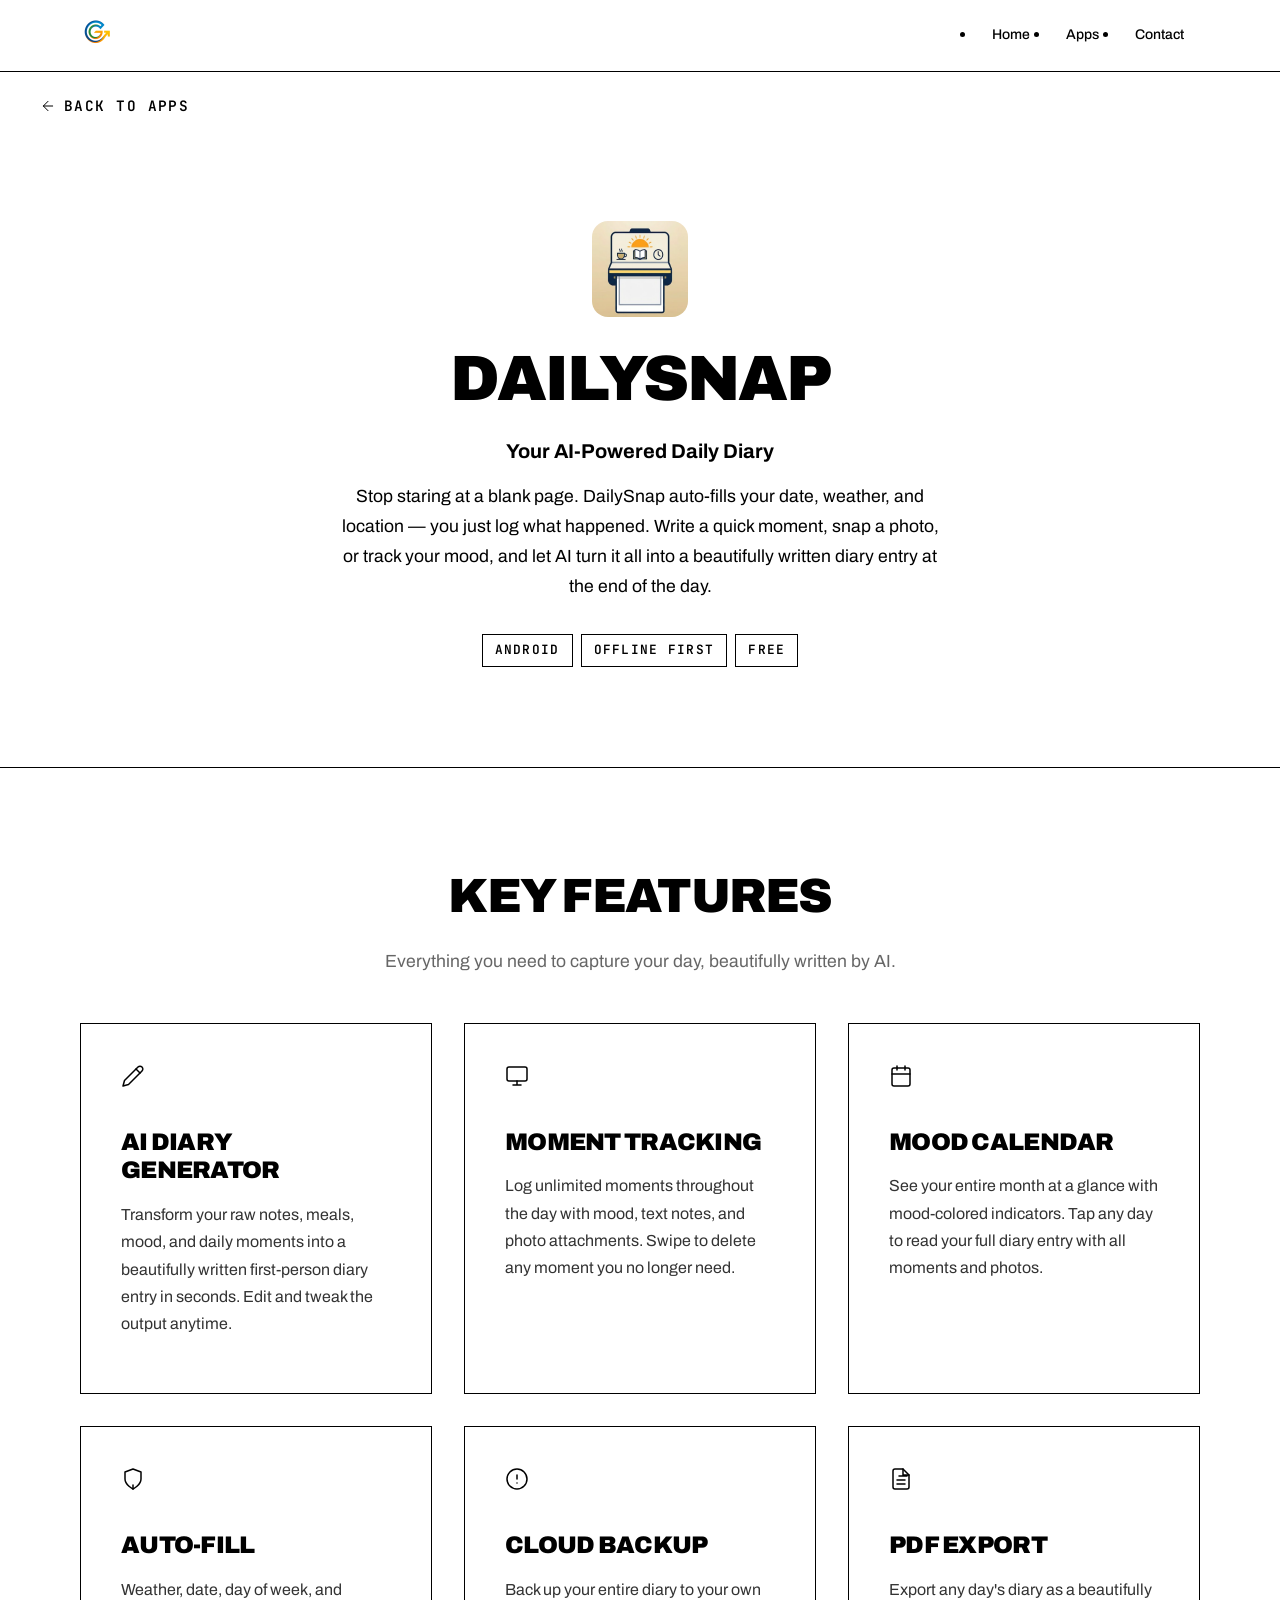
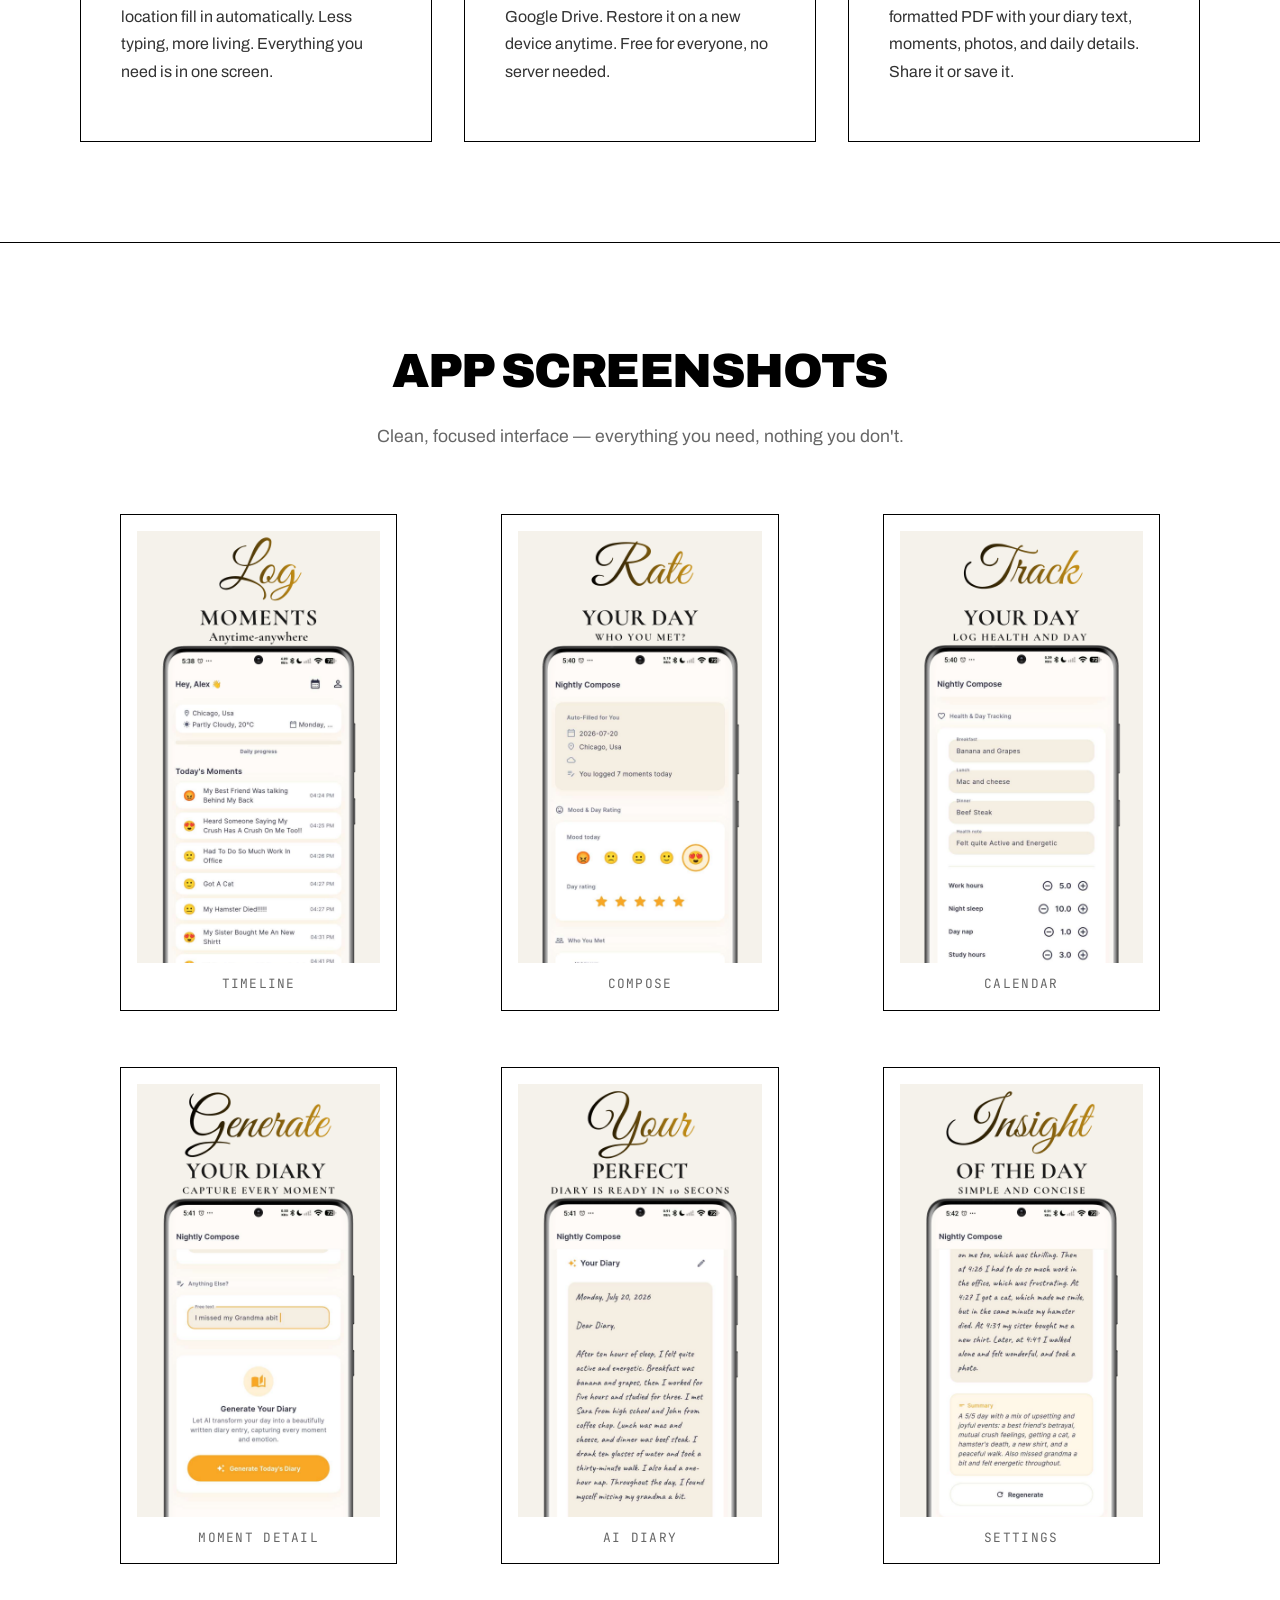
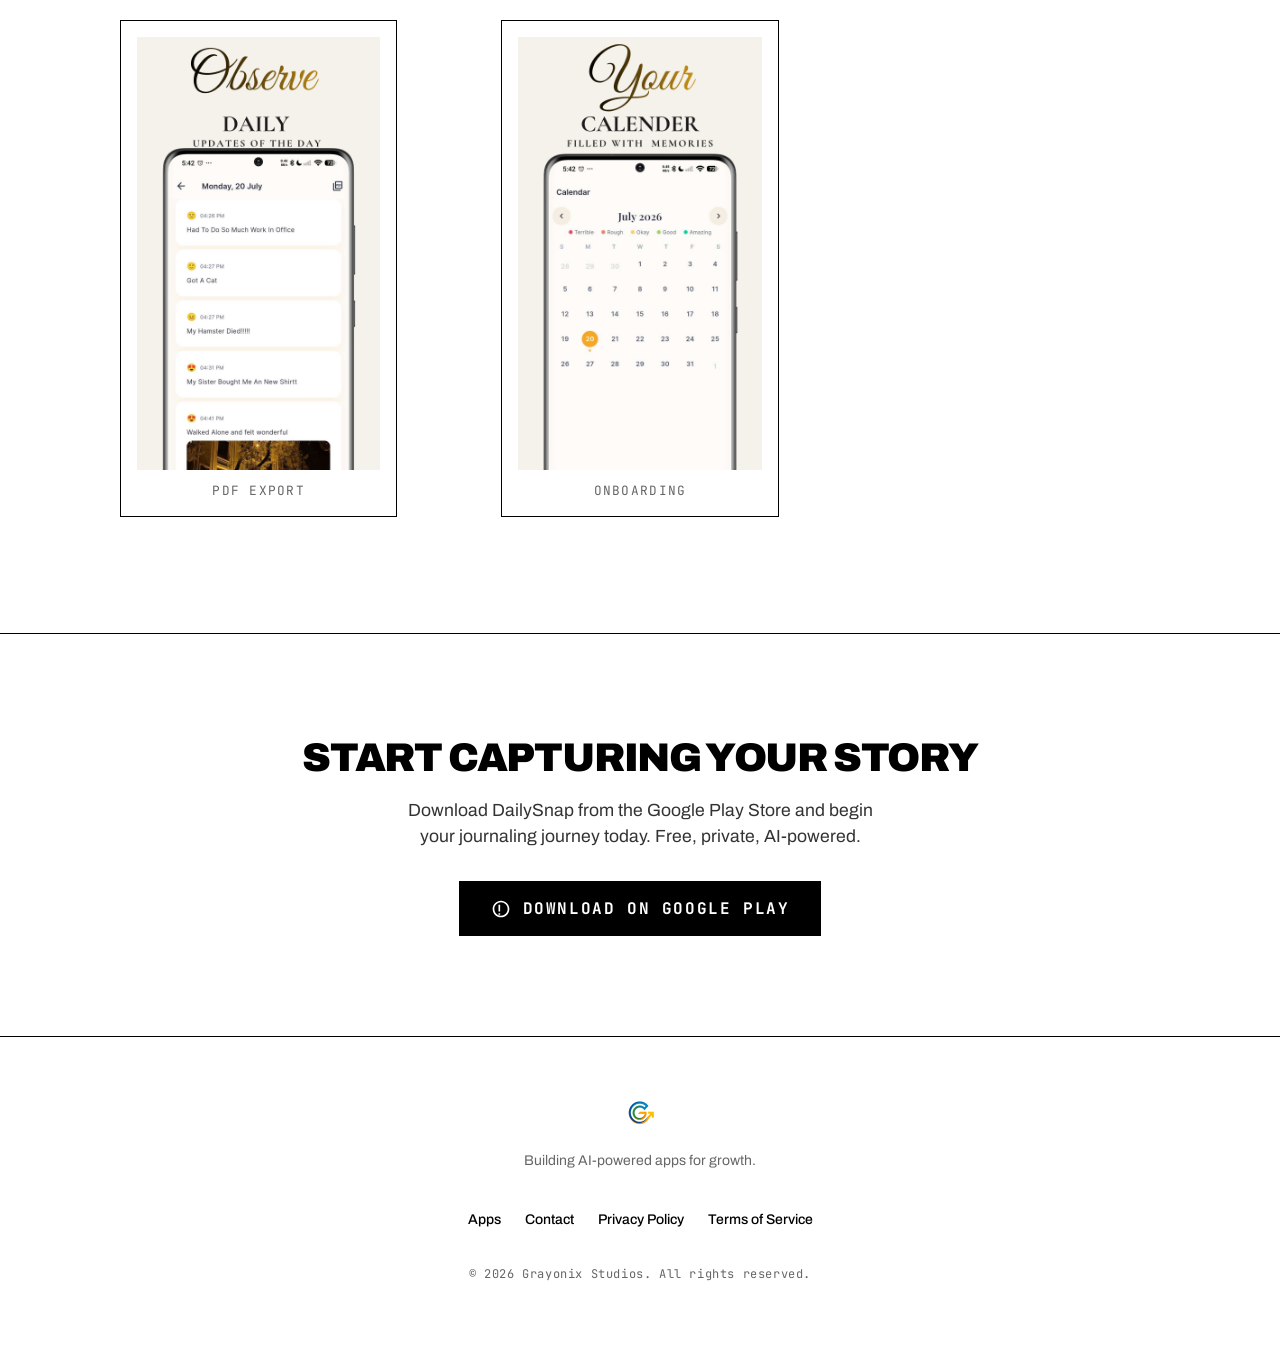
<file: app/dailysnap/index.html>
<!DOCTYPE html>
<html lang="en">
<head>
    <meta charset="UTF-8">
    <meta name="viewport" content="width=device-width, initial-scale=1.0">
    <meta name="description" content="DailySnap - Your AI-powered daily diary. Auto-captures weather, location & moments. Let AI write your diary in seconds.">
    <title>DailySnap - AI-Powered Daily Diary</title>
    <link rel="preconnect" href="https://fonts.googleapis.com">
    <link rel="preconnect" href="https://fonts.gstatic.com" crossorigin>
    <link href="https://fonts.googleapis.com/css2?family=Archivo:wght@400;500;600;700;800;900&family=JetBrains+Mono:wght@400;600&display=swap" rel="stylesheet">
    <style>
        /* Pentagram Style — bold typography, high-contrast, no photography */
        :root {
            --color-ink: #000000;
            --color-ground: #FFFFFF;
            --color-accent: #1E3FFF;
            --font-display: "Archivo", Helvetica Now, Söhne, sans-serif;
            --font-body: "Archivo", Helvetica Now, Söhne, sans-serif;
            --font-mono: "JetBrains Mono", monospace;
            --radius: 0;
            --shadow: none;
        }

        * { box-sizing: border-box; }
        html { scroll-behavior: smooth; }
        body {
            margin: 0;
            font-family: var(--font-body);
            font-size: 16px;
            line-height: 1.45;
            background: var(--color-ground);
            color: var(--color-ink);
        }
        img { display: block; max-width: 100%; height: auto; }
        h1, h2, h3 { font-family: var(--font-display); font-weight: 900; line-height: 1.2; text-transform: uppercase; letter-spacing: -0.03em; margin: 0; }
        a { text-decoration: none; color: var(--color-accent); }
        code { font-family: var(--font-mono); font-size: 0.9em; padding: 2px 6px; background: #eee; }

        .container { max-width: 1200px; margin: 0 auto; padding: 0 40px; }

        .navbar {
            position: sticky;
            top: 0;
            z-index: 100;
            height: 72px;
            background: var(--color-ground);
            border-bottom: 1px solid var(--color-ink);
        }
        .nav-container {
            display: flex;
            align-items: center;
            justify-content: space-between;
            height: 100%;
            max-width: 1200px;
            margin: 0 auto;
            padding: 0 40px;
        }
        .logo-link {
            display: inline-flex;
            align-items: center;
            gap: 12px;
            color: var(--color-ink);
        }
        .logo-img { width: 32px; height: 32px; display: block; }
        .nav-menu { display: flex; align-items: center; gap: 4px; }
        .nav-link {
            display: inline-flex;
            align-items: center;
            min-height: 40px;
            padding: 0 16px;
            border-radius: var(--radius-md);
            font-size: 14px;
            font-weight: 500;
            color: var(--color-ink);
            transition: background-color 0.2s;
        }
        .nav-link:hover { background: #eee; }
        .hamburger-menu { display: none; }

        .back-link-container { padding: 24px 0 0; }
        .back-link {
            display: inline-flex;
            align-items: center;
            gap: 8px;
            font-family: var(--font-mono);
            font-size: 0.9rem;
            font-weight: 600;
            text-transform: uppercase;
            letter-spacing: 0.1em;
            color: var(--color-ink);
        }
        .back-link svg { width: 16px; height: 16px; }

        .app-header-section { padding: 100px 0; text-align: center; }
        .app-header-icon { width: 96px; height: 96px; margin: 0 auto 24px; border-radius: 16px; }
        .app-title { font-size: clamp(2.5rem, 6vw, 4rem); margin-bottom: 16px; }
        .app-tagline { font-size: 1.25rem; font-weight: 700; margin-bottom: 16px; }
        .app-description { max-width: 60ch; margin: 0 auto 32px; font-size: 1.1rem; font-weight: 400; line-height: 1.7; }
        .app-badges { display: flex; gap: 8px; justify-content: center; flex-wrap: wrap; }
        .badge {
            font-family: var(--font-mono);
            font-size: 0.8rem;
            letter-spacing: 0.1em;
            text-transform: uppercase;
            padding: 6px 12px;
            border: 1px solid var(--color-ink);
            border-radius: 0;
            font-weight: 600;
        }

        .features-section { padding: 100px 0; border-top: 1px solid var(--color-ink); }
        .section-header { max-width: 60ch; margin: 0 auto 48px; text-align: center; }
        .section-title { font-size: 3rem; margin-bottom: 24px; }
        .section-subtitle { font-size: 1.1rem; font-weight: 400; color: #666; }

        .features-grid { display: grid; grid-template-columns: repeat(3, 1fr); gap: 32px; }
        .feature-card { border: 1px solid var(--color-ink); padding: 40px; }
        .feature-icon { width: 44px; height: 44px; margin-bottom: 20px; border-radius: 0; }
        .feature-card h3 { font-size: 1.5rem; margin-bottom: 16px; }
        .feature-card p { font-size: 1rem; line-height: 1.7; color: #333; }

        .screenshots-section { padding: 100px 0; border-top: 1px solid var(--color-ink); }
        .screenshots-grid { display: grid; grid-template-columns: repeat(3, 1fr); gap: 24px; margin-top: 48px; }
        .screenshot-card { border: 1px solid var(--color-ink); padding: 16px; text-align: center; }
        .screenshot { width: 100%; border-radius: 0; margin-bottom: 12px; }
        .screenshot-caption { font-family: var(--font-mono); font-size: 0.8rem; letter-spacing: 0.1em; text-transform: uppercase; color: #666; }

        .download-section { padding: 100px 0; border-top: 1px solid var(--color-ink); text-align: center; }
        .download-content h2 { font-size: 2.5rem; margin-bottom: 16px; }
        .download-content p { max-width: 50ch; margin: 0 auto 32px; font-size: 1.1rem; color: #333; }
        .download-links { display: flex; justify-content: center; gap: 16px; }
        .cta-button {
            display: inline-flex;
            align-items: center;
            gap: 12px;
            padding: 16px 32px;
            background: var(--color-ink);
            color: var(--color-ground);
            font-family: var(--font-mono);
            font-size: 1rem;
            font-weight: 700;
            text-transform: uppercase;
            letter-spacing: 0.1em;
            white-space: nowrap;
        }
        .cta-button svg { width: 20px; height: 20px; }

        .footer { padding: 60px 0; border-top: 1px solid var(--color-ink); }
        .footer-content { display: flex; flex-direction: column; align-items: center; gap: 24px; text-align: center; }
        .footer-brand { display: flex; flex-direction: column; align-items: center; gap: 8px; }
        .footer-brand .logo-link:hover { opacity: 0.75; }
        .footer-tagline { font-size: 14px; color: #666; }
        .footer-nav { display: flex; flex-wrap: wrap; justify-content: center; gap: 24px; }
        .footer-nav a { font-size: 14px; font-weight: 500; color: var(--color-ink); }
        .footer-nav a:hover { color: var(--color-accent); }
        .footer-copyright { font-family: var(--font-mono); font-size: 12px; letter-spacing: 0.05em; color: #666; }

        @media (max-width: 768px) {
            .features-grid, .screenshots-grid { grid-template-columns: 1fr; }
            .container { padding: 0 24px; }
            .nav-container { padding: 0 24px; }
            .download-links { flex-direction: column; align-items: center; }
        }
    </style>
</head>
<body>
    <nav class="navbar" role="navigation" aria-label="Main navigation">
        <div class="nav-container">
            <div class="nav-logo">
                <a href="/" class="logo-link" aria-label="Grayonix Studios Home">
                    <img src="../../assets/studio-logo.png" alt="" class="logo-img" width="32" height="32">
                </a>
            </div>
            <ul class="nav-menu" id="nav-menu" role="menubar">
                <li role="none"><a href="/" class="nav-link">Home</a></li>
                <li role="none"><a href="/#apps" class="nav-link">Apps</a></li>
                <li role="none"><a href="/#contact" class="nav-link">Contact</a></li>
            </ul>
        </div>
    </nav>

    <main>
        <div class="container back-link-container">
            <a href="/" class="back-link">
                <svg width="16" height="16" viewBox="0 0 24 24" fill="none" stroke="currentColor" stroke-width="1.5" stroke-linecap="round" stroke-linejoin="round" aria-hidden="true"><path d="M19 12H5M12 19l-7-7 7-7"/></svg>
                <span>Back to Apps</span>
            </a>
        </div>

        <section class="app-header-section" aria-labelledby="app-title">
            <div class="container">
                <div class="app-header-content">
                    <img src="../../assets/dailysnap-icon.png" alt="" class="app-header-icon" loading="lazy">
                    <h1 id="app-title" class="app-title">DailySnap</h1>
                    <p class="app-tagline">Your AI-Powered Daily Diary</p>
                    <p class="app-description">Stop staring at a blank page. DailySnap auto-fills your date, weather, and location — you just log what happened. Write a quick moment, snap a photo, or track your mood, and let AI turn it all into a beautifully written diary entry at the end of the day.</p>
                    <div class="app-badges">
                        <span class="badge">Android</span>
                        <span class="badge">Offline First</span>
                        <span class="badge">Free</span>
                    </div>
                </div>
            </div>
        </section>

        <section class="features-section" aria-labelledby="features-title">
            <div class="container">
                <header class="section-header">
                    <h2 id="features-title" class="section-title">Key Features</h2>
                    <p class="section-subtitle">Everything you need to capture your day, beautifully written by AI.</p>
                </header>
                <div class="features-grid">
                    <article class="feature-card">
                        <div class="feature-icon" aria-hidden="true">
                            <svg width="24" height="24" viewBox="0 0 24 24" fill="none" stroke="currentColor" stroke-width="1.5" stroke-linecap="round" stroke-linejoin="round"><path d="M17 3a2.828 2.828 0 1 1 4 4L7.5 20.5 2 22l1.5-5.5L17 3z"/><path d="M15 5l4 4"/></svg>
                        </div>
                        <h3>AI Diary Generator</h3>
                        <p>Transform your raw notes, meals, mood, and daily moments into a beautifully written first-person diary entry in seconds. Edit and tweak the output anytime.</p>
                    </article>
                    <article class="feature-card">
                        <div class="feature-icon" aria-hidden="true">
                            <svg width="24" height="24" viewBox="0 0 24 24" fill="none" stroke="currentColor" stroke-width="1.5" stroke-linecap="round" stroke-linejoin="round"><rect x="2" y="3" width="20" height="14" rx="2"/><path d="M8 21h8M12 17v4"/></svg>
                        </div>
                        <h3>Moment Tracking</h3>
                        <p>Log unlimited moments throughout the day with mood, text notes, and photo attachments. Swipe to delete any moment you no longer need.</p>
                    </article>
                    <article class="feature-card">
                        <div class="feature-icon" aria-hidden="true">
                            <svg width="24" height="24" viewBox="0 0 24 24" fill="none" stroke="currentColor" stroke-width="1.5" stroke-linecap="round" stroke-linejoin="round"><rect x="3" y="4" width="18" height="18" rx="2" ry="2"/><path d="M16 2v4M8 2v4M3 10h18"/></svg>
                        </div>
                        <h3>Mood Calendar</h3>
                        <p>See your entire month at a glance with mood-colored indicators. Tap any day to read your full diary entry with all moments and photos.</p>
                    </article>
                    <article class="feature-card">
                        <div class="feature-icon" aria-hidden="true">
                            <svg width="24" height="24" viewBox="0 0 24 24" fill="none" stroke="currentColor" stroke-width="1.5" stroke-linecap="round" stroke-linejoin="round"><path d="M12 22s8-4 8-10V5l-8-3-8 3v7c0 6 8 10 8 10z"/><path d="M12 18v4"/></svg>
                        </div>
                        <h3>Auto-Fill</h3>
                        <p>Weather, date, day of week, and location fill in automatically. Less typing, more living. Everything you need is in one screen.</p>
                    </article>
                    <article class="feature-card">
                        <div class="feature-icon" aria-hidden="true">
                            <svg width="24" height="24" viewBox="0 0 24 24" fill="none" stroke="currentColor" stroke-width="1.5" stroke-linecap="round" stroke-linejoin="round"><ellipse cx="12" cy="12" rx="10" ry="10"/><path d="M12 8v4M12 16h.01"/></svg>
                        </div>
                        <h3>Cloud Backup</h3>
                        <p>Back up your entire diary to your own Google Drive. Restore it on a new device anytime. Free for everyone, no server needed.</p>
                    </article>
                    <article class="feature-card">
                        <div class="feature-icon" aria-hidden="true">
                            <svg width="24" height="24" viewBox="0 0 24 24" fill="none" stroke="currentColor" stroke-width="1.5" stroke-linecap="round" stroke-linejoin="round"><path d="M14 2H6a2 2 0 0 0-2 2v16a2 2 0 0 0 2 2h12a2 2 0 0 0 2-2V8z"/><path d="M14 2v6h6M16 13H8M16 17H8M10 9h8"/></svg>
                        </div>
                        <h3>PDF Export</h3>
                        <p>Export any day's diary as a beautifully formatted PDF with your diary text, moments, photos, and daily details. Share it or save it.</p>
                    </article>
                </div>
            </div>
        </section>

        <section class="screenshots-section" aria-labelledby="screenshots-title">
            <div class="container">
                <header class="section-header">
                    <h2 id="screenshots-title" class="section-title">App Screenshots</h2>
                    <p class="section-subtitle">Clean, focused interface — everything you need, nothing you don't.</p>
                </header>
                <div class="screenshots-grid">
                    <figure class="screenshot-card">
                        <img src="../../assets/screenshots/dailysnap/1.png" alt="DailySnap main timeline showing moments with mood indicators and timestamps" class="screenshot" loading="lazy">
                        <figcaption class="screenshot-caption">Timeline</figcaption>
                    </figure>
                    <figure class="screenshot-card">
                        <img src="../../assets/screenshots/dailysnap/2.png" alt="DailySnap compose screen with auto-filled weather, mood picker, and AI diary generation" class="screenshot" loading="lazy">
                        <figcaption class="screenshot-caption">Compose</figcaption>
                    </figure>
                    <figure class="screenshot-card">
                        <img src="../../assets/screenshots/dailysnap/3.png" alt="DailySnap calendar view with mood-colored month and diary entries" class="screenshot" loading="lazy">
                        <figcaption class="screenshot-caption">Calendar</figcaption>
                    </figure>
                    <figure class="screenshot-card">
                        <img src="../../assets/screenshots/dailysnap/4.png" alt="DailySnap moment detail with photo, mood, and text" class="screenshot" loading="lazy">
                        <figcaption class="screenshot-caption">Moment Detail</figcaption>
                    </figure>
                    <figure class="screenshot-card">
                        <img src="../../assets/screenshots/dailysnap/5.png" alt="DailySnap AI diary generation result with edit options" class="screenshot" loading="lazy">
                        <figcaption class="screenshot-caption">AI Diary</figcaption>
                    </figure>
                    <figure class="screenshot-card">
                        <img src="../../assets/screenshots/dailysnap/6.png" alt="DailySnap settings and backup options" class="screenshot" loading="lazy">
                        <figcaption class="screenshot-caption">Settings</figcaption>
                    </figure>
                    <figure class="screenshot-card">
                        <img src="../../assets/screenshots/dailysnap/7.png" alt="DailySnap PDF export preview with formatted diary entry" class="screenshot" loading="lazy">
                        <figcaption class="screenshot-caption">PDF Export</figcaption>
                    </figure>
                    <figure class="screenshot-card">
                        <img src="../../assets/screenshots/dailysnap/8.png" alt="DailySnap onboarding and theme selection" class="screenshot" loading="lazy">
                        <figcaption class="screenshot-caption">Onboarding</figcaption>
                    </figure>
                </div>
            </div>
        </section>

        <section class="download-section" aria-labelledby="download-title">
            <div class="container">
                <div class="download-content">
                    <h2 id="download-title">Start Capturing Your Story</h2>
                    <p>Download DailySnap from the Google Play Store and begin your journaling journey today. Free, private, AI-powered.</p>
                    <div class="download-links">
                        <a href="https://play.google.com/store/apps/details?id=com.grayonix.DailySnap" class="cta-button" target="_blank" rel="noopener noreferrer">
                            <svg width="20" height="20" viewBox="0 0 24 24" fill="currentColor" aria-hidden="true"><path d="M12 2C6.48 2 2 6.48 2 12s4.48 10 10 10 10-4.48 10-10S17.52 2 12 2zm0 18c-4.41 0-8-3.59-8-8s3.59-8 8-8 8 3.59 8 8-3.59 8-8 8zm-1-13h-2v8h2v-8zm0 10h-2v2h2v-2z"/></svg>
                            <span>Download on Google Play</span>
                        </a>
                    </div>
                </div>
            </div>
        </section>
    </main>

    <footer class="footer" role="contentinfo">
        <div class="container">
            <div class="footer-content">
                <div class="footer-brand">
                    <a href="/" class="logo-link" aria-label="Grayonix Studios Home">
                        <img src="../../assets/studio-logo.png" alt="" class="logo-img" width="32" height="32">
                    </a>
                    <p class="footer-tagline">Building AI-powered apps for growth.</p>
                </div>
                <nav class="footer-nav" aria-label="Footer navigation">
                    <a href="/#apps">Apps</a>
                    <a href="/#contact">Contact</a>
                    <a href="../../docs/dailysnap-privacy-policy.html">Privacy Policy</a>
                    <a href="../../docs/dailysnap-terms-of-service.html">Terms of Service</a>
                </nav>
                <p class="footer-copyright">&copy; 2026 Grayonix Studios. All rights reserved.</p>
            </div>
        </div>
    </footer>
</body>
</html>
</file>
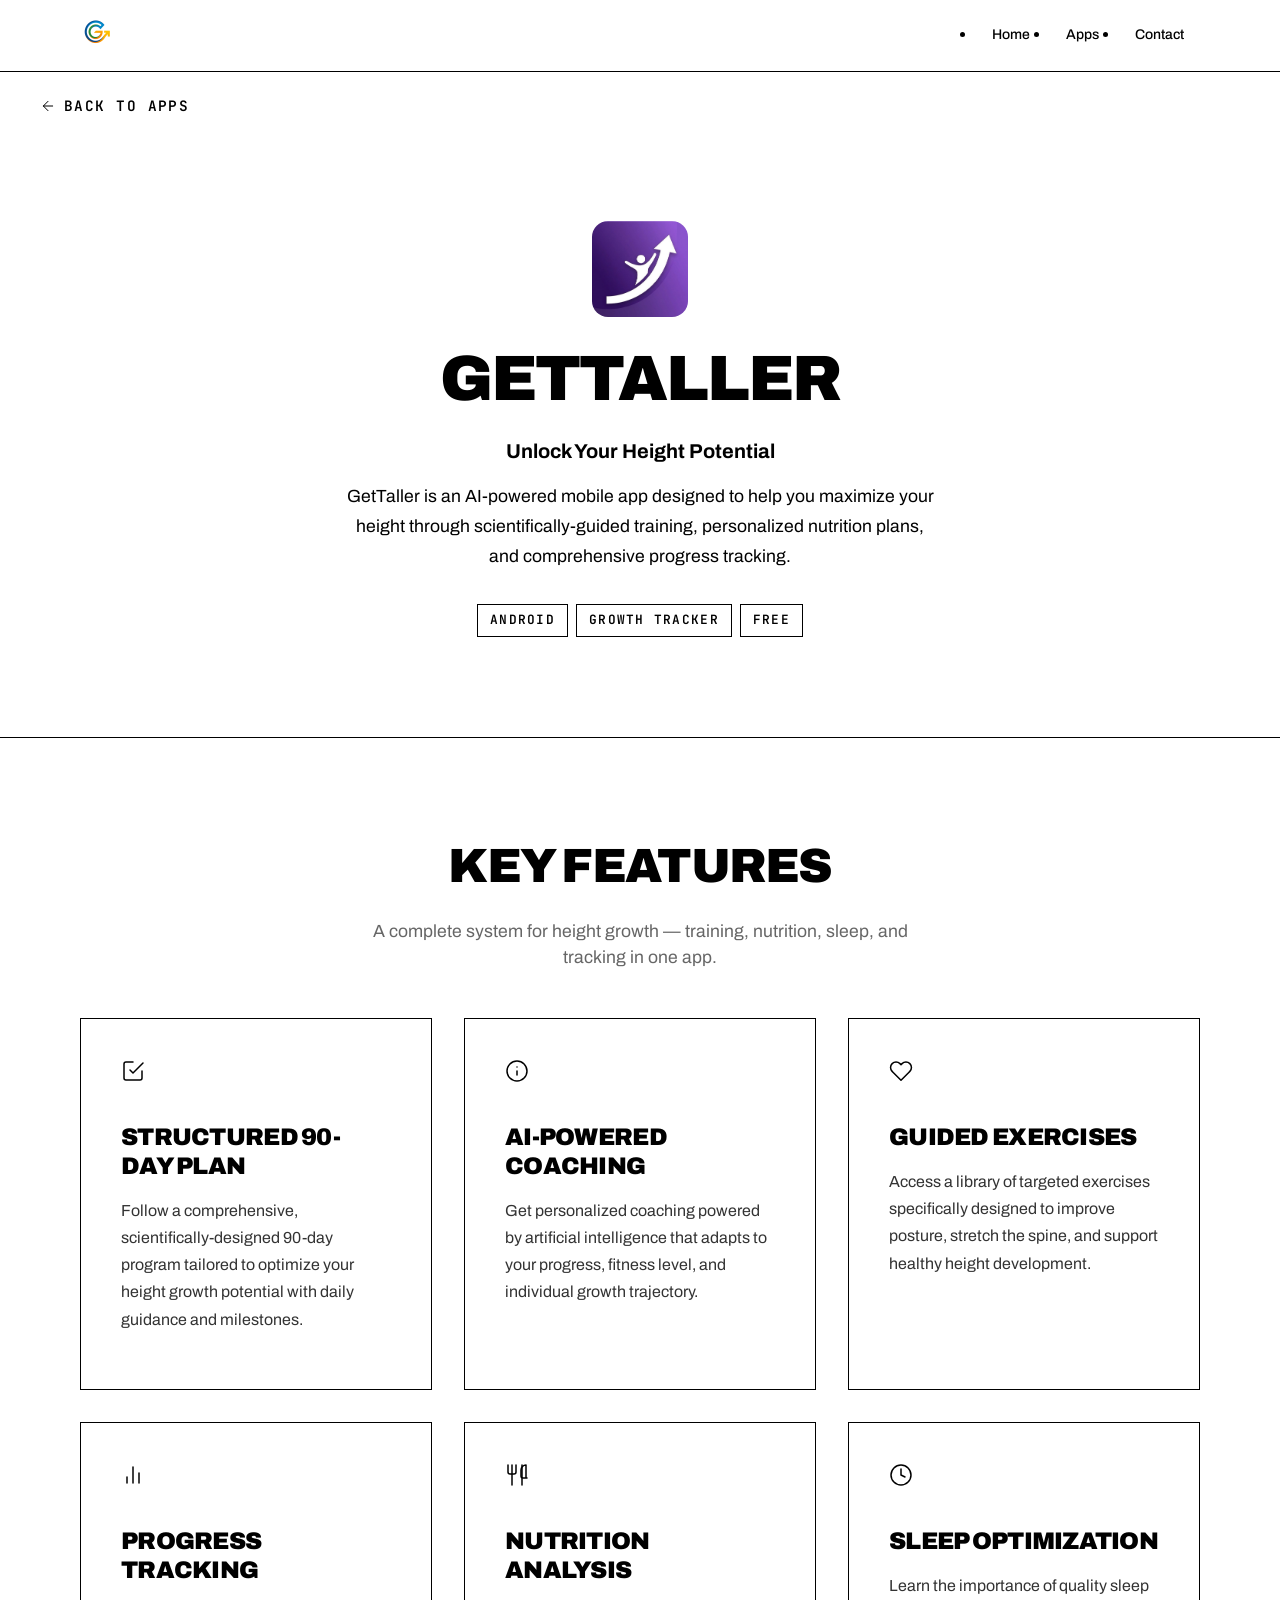
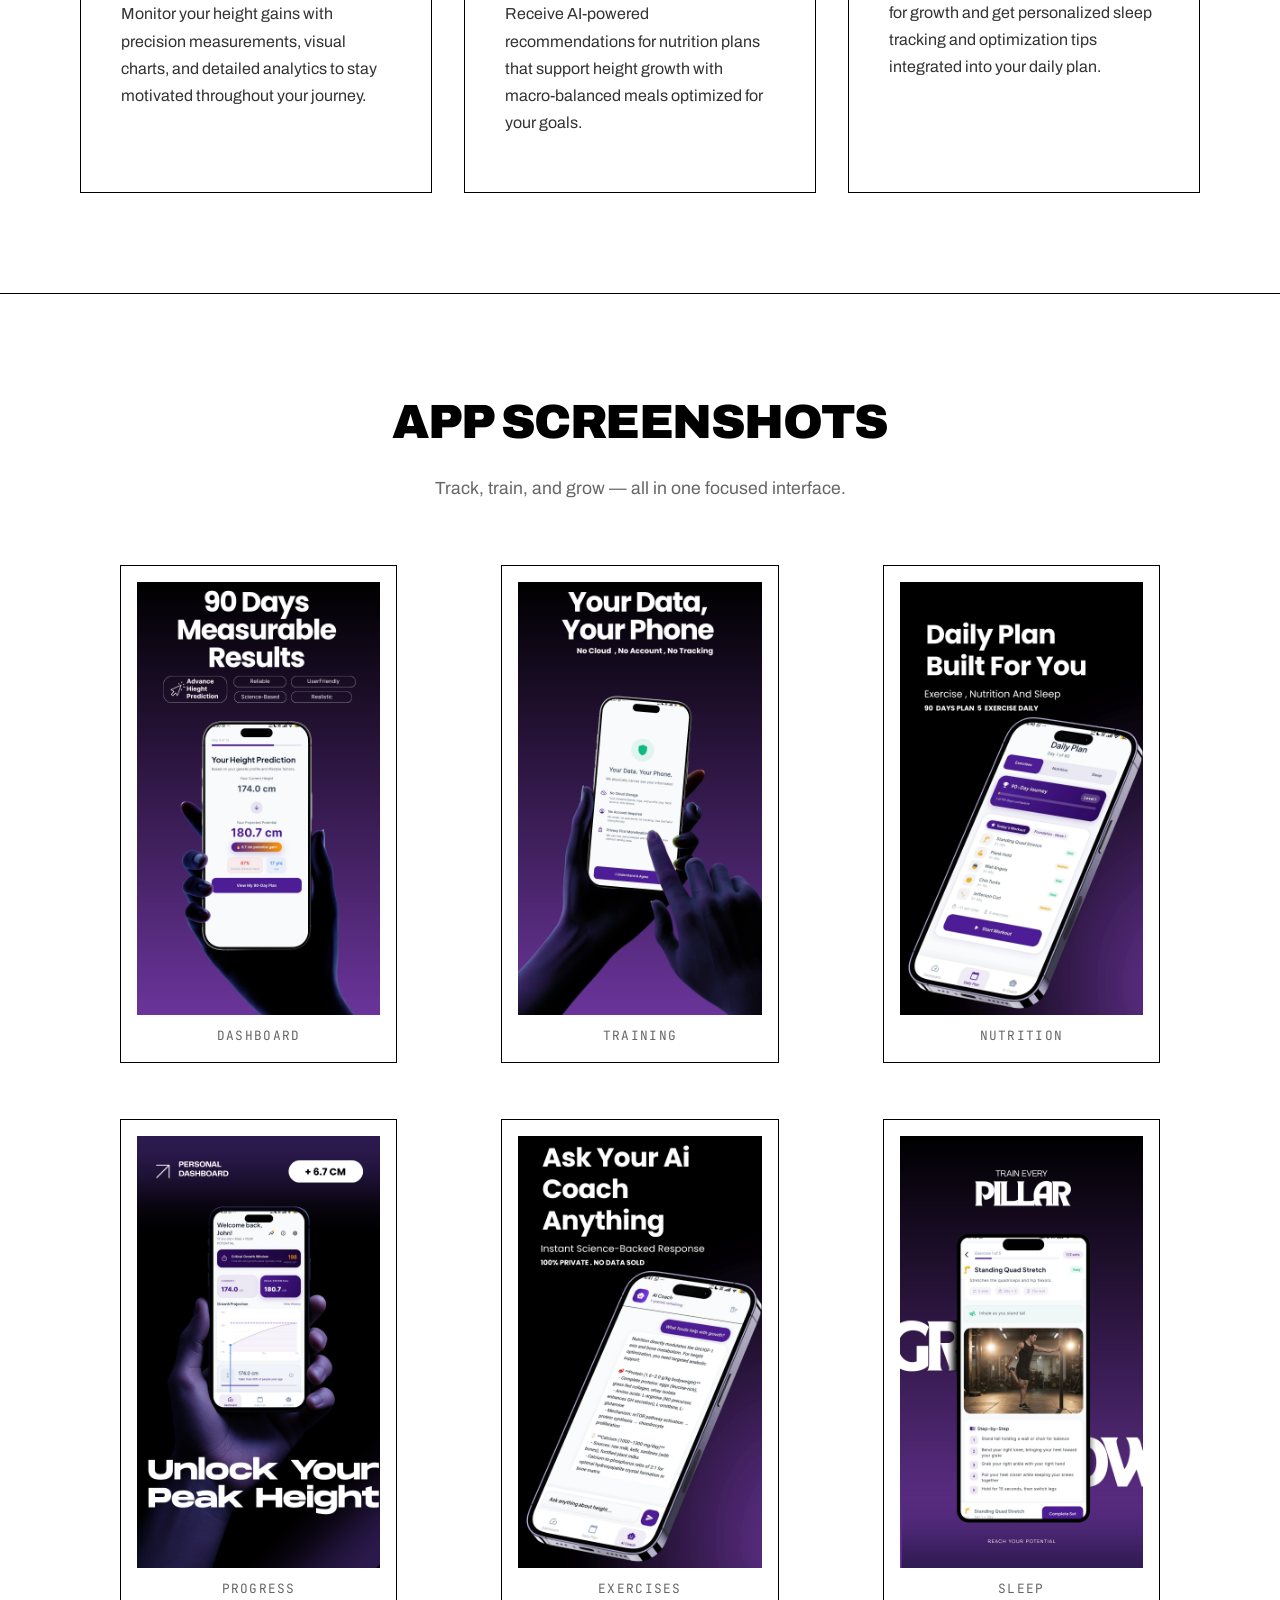
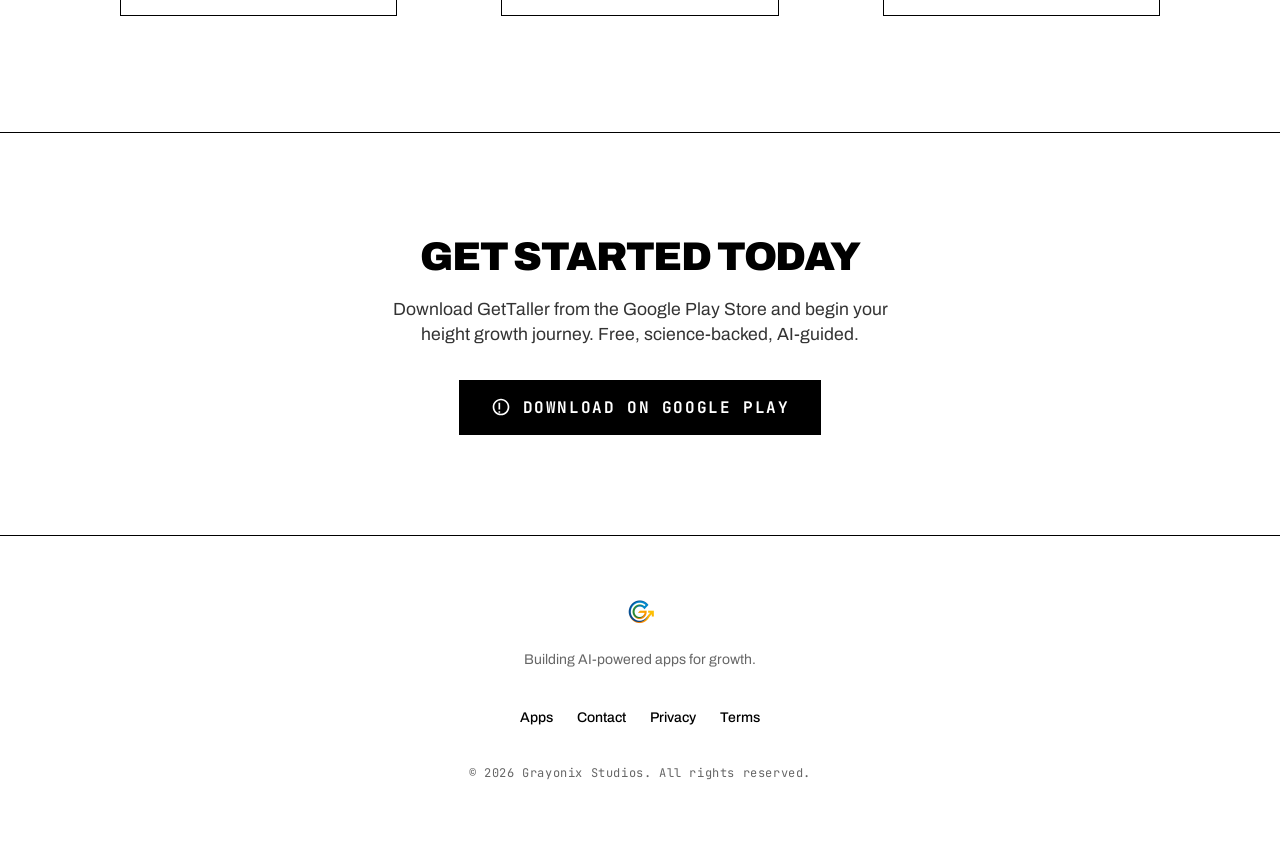
<file: app/gettaller/index.html>
<!DOCTYPE html>
<html lang="en">
<head>
    <meta charset="UTF-8">
    <meta name="viewport" content="width=device-width, initial-scale=1.0">
    <meta name="description" content="GetTaller - Unlock your height potential with AI-guided training and personalized nutrition plans.">
    <title>GetTaller - AI-Powered Height Growth</title>
    <link rel="preconnect" href="https://fonts.googleapis.com">
    <link rel="preconnect" href="https://fonts.gstatic.com" crossorigin>
    <link href="https://fonts.googleapis.com/css2?family=Archivo:wght@400;500;600;700;800;900&family=JetBrains+Mono:wght@400;600&display=swap" rel="stylesheet">
    <style>
        :root {
            --color-ink: #000000;
            --color-ground: #FFFFFF;
            --color-accent: #1E3FFF;
            --font-display: "Archivo", Helvetica Now, Söhne, sans-serif;
            --font-body: "Archivo", Helvetica Now, Söhne, sans-serif;
            --font-mono: "JetBrains Mono", monospace;
        }
        * { box-sizing: border-box; }
        html { scroll-behavior: smooth; }
        body { margin: 0; font-family: var(--font-body); font-size: 16px; line-height: 1.45; background: var(--color-ground); color: var(--color-ink); }
        img { display: block; max-width: 100%; height: auto; }
        h1, h2, h3 { font-family: var(--font-display); font-weight: 900; line-height: 1.2; text-transform: uppercase; letter-spacing: -0.03em; margin: 0; }
        a { text-decoration: none; color: var(--color-accent); }
        .container { max-width: 1200px; margin: 0 auto; padding: 0 40px; }
        .navbar { position: sticky; top: 0; z-index: 100; height: 72px; background: var(--color-ground); border-bottom: 1px solid var(--color-ink); }
        .nav-container { display: flex; align-items: center; justify-content: space-between; height: 100%; max-width: 1200px; margin: 0 auto; padding: 0 40px; }
        .logo-link { display: inline-flex; align-items: center; color: var(--color-ink); }
        .logo-img { width: 32px; height: 32px; display: block; }
        .nav-menu { display: flex; align-items: center; gap: 4px; }
        .nav-link { display: inline-flex; align-items: center; min-height: 40px; padding: 0 16px; font-size: 14px; font-weight: 500; color: var(--color-ink); }
        .nav-link:hover { background: #eee; }
        .back-link-container { padding: 24px 0 0; }
        .back-link { display: inline-flex; align-items: center; gap: 8px; font-family: var(--font-mono); font-size: 0.9rem; font-weight: 600; text-transform: uppercase; letter-spacing: 0.1em; color: var(--color-ink); }
        .back-link svg { width: 16px; height: 16px; }
        .app-header-section { padding: 100px 0; text-align: center; }
        .app-header-icon { width: 96px; height: 96px; margin: 0 auto 24px; border-radius: 16px; }
        .app-title { font-size: clamp(2.5rem, 6vw, 4rem); margin-bottom: 16px; }
        .app-tagline { font-size: 1.25rem; font-weight: 700; margin-bottom: 16px; }
        .app-description { max-width: 60ch; margin: 0 auto 32px; font-size: 1.1rem; line-height: 1.7; }
        .app-badges { display: flex; gap: 8px; justify-content: center; flex-wrap: wrap; }
        .badge { font-family: var(--font-mono); font-size: 0.8rem; letter-spacing: 0.1em; text-transform: uppercase; padding: 6px 12px; border: 1px solid var(--color-ink); border-radius: 0; font-weight: 600; }
        .features-section { padding: 100px 0; border-top: 1px solid var(--color-ink); }
        .section-header { max-width: 60ch; margin: 0 auto 48px; text-align: center; }
        .section-title { font-size: 3rem; margin-bottom: 24px; }
        .section-subtitle { font-size: 1.1rem; color: #666; }
        .features-grid { display: grid; grid-template-columns: repeat(3, 1fr); gap: 32px; }
        .feature-card { border: 1px solid var(--color-ink); padding: 40px; }
        .feature-icon { width: 44px; height: 44px; margin-bottom: 20px; }
        .feature-card h3 { font-size: 1.5rem; margin-bottom: 16px; }
        .feature-card p { font-size: 1rem; line-height: 1.7; color: #333; }
        .screenshots-section { padding: 100px 0; border-top: 1px solid var(--color-ink); }
        .screenshots-grid { display: grid; grid-template-columns: repeat(3, 1fr); gap: 24px; margin-top: 48px; }
        .screenshot-card { border: 1px solid var(--color-ink); padding: 16px; text-align: center; }
        .screenshot { width: 100%; margin-bottom: 12px; }
        .screenshot-caption { font-family: var(--font-mono); font-size: 0.8rem; letter-spacing: 0.1em; text-transform: uppercase; color: #666; }
        .download-section { padding: 100px 0; border-top: 1px solid var(--color-ink); text-align: center; }
        .download-content h2 { font-size: 2.5rem; margin-bottom: 16px; }
        .download-content p { max-width: 50ch; margin: 0 auto 32px; font-size: 1.1rem; color: #333; }
        .download-links { display: flex; justify-content: center; gap: 16px; }
        .cta-button { display: inline-flex; align-items: center; gap: 12px; padding: 16px 32px; background: var(--color-ink); color: var(--color-ground); font-family: var(--font-mono); font-size: 1rem; font-weight: 700; text-transform: uppercase; letter-spacing: 0.1em; white-space: nowrap; }
        .cta-button svg { width: 20px; height: 20px; }
        .footer { padding: 60px 0; border-top: 1px solid var(--color-ink); }
        .footer-content { display: flex; flex-direction: column; align-items: center; gap: 24px; text-align: center; }
        .footer-brand { display: flex; flex-direction: column; align-items: center; gap: 8px; }
        .footer-tagline { font-size: 14px; color: #666; }
        .footer-nav { display: flex; flex-wrap: wrap; justify-content: center; gap: 24px; }
        .footer-nav a { font-size: 14px; font-weight: 500; color: var(--color-ink); }
        .footer-nav a:hover { color: var(--color-accent); }
        .footer-copyright { font-family: var(--font-mono); font-size: 12px; letter-spacing: 0.05em; color: #666; }
        @media (max-width: 768px) { .features-grid, .screenshots-grid { grid-template-columns: 1fr; } .container { padding: 0 24px; } .nav-container { padding: 0 24px; } .download-links { flex-direction: column; align-items: center; } }
    </style>
</head>
<body>
    <nav class="navbar" role="navigation" aria-label="Main navigation">
        <div class="nav-container">
            <div class="nav-logo">
                <a href="/" class="logo-link" aria-label="Grayonix Studios Home">
                    <img src="../../assets/studio-logo.png" alt="" class="logo-img" width="32" height="32">
                </a>
            </div>
            <ul class="nav-menu" id="nav-menu" role="menubar">
                <li role="none"><a href="/" class="nav-link">Home</a></li>
                <li role="none"><a href="/#apps" class="nav-link">Apps</a></li>
                <li role="none"><a href="/#contact" class="nav-link">Contact</a></li>
            </ul>
        </div>
    </nav>
    <main>
        <div class="container back-link-container">
            <a href="/" class="back-link">
                <svg width="16" height="16" viewBox="0 0 24 24" fill="none" stroke="currentColor" stroke-width="1.5" stroke-linecap="round" stroke-linejoin="round" aria-hidden="true"><path d="M19 12H5M12 19l-7-7 7-7"/></svg>
                <span>Back to Apps</span>
            </a>
        </div>
        <section class="app-header-section" aria-labelledby="app-title">
            <div class="container">
                <img src="../../assets/gettaller-icon.png" alt="" class="app-header-icon" loading="lazy">
                <h1 id="app-title" class="app-title">GetTaller</h1>
                <p class="app-tagline">Unlock Your Height Potential</p>
                <p class="app-description">GetTaller is an AI-powered mobile app designed to help you maximize your height through scientifically-guided training, personalized nutrition plans, and comprehensive progress tracking.</p>
                <div class="app-badges">
                    <span class="badge">Android</span>
                    <span class="badge">Growth Tracker</span>
                    <span class="badge">Free</span>
                </div>
            </div>
        </section>
        <section class="features-section" aria-labelledby="features-title">
            <div class="container">
                <header class="section-header">
                    <h2 id="features-title" class="section-title">Key Features</h2>
                    <p class="section-subtitle">A complete system for height growth — training, nutrition, sleep, and tracking in one app.</p>
                </header>
                <div class="features-grid">
                    <article class="feature-card">
                        <div class="feature-icon" aria-hidden="true">
                            <svg width="24" height="24" viewBox="0 0 24 24" fill="none" stroke="currentColor" stroke-width="1.5" stroke-linecap="round" stroke-linejoin="round"><path d="M9 11l3 3L22 4"/><path d="M21 12v7a2 2 0 0 1-2 2H5a2 2 0 0 1-2-2V5a2 2 0 0 1 2-2h7"/></svg>
                        </div>
                        <h3>Structured 90-Day Plan</h3>
                        <p>Follow a comprehensive, scientifically-designed 90-day program tailored to optimize your height growth potential with daily guidance and milestones.</p>
                    </article>
                    <article class="feature-card">
                        <div class="feature-icon" aria-hidden="true">
                            <svg width="24" height="24" viewBox="0 0 24 24" fill="none" stroke="currentColor" stroke-width="1.5" stroke-linecap="round" stroke-linejoin="round"><circle cx="12" cy="12" r="10"/><path d="M12 16v-4M12 8h.01"/></svg>
                        </div>
                        <h3>AI-Powered Coaching</h3>
                        <p>Get personalized coaching powered by artificial intelligence that adapts to your progress, fitness level, and individual growth trajectory.</p>
                    </article>
                    <article class="feature-card">
                        <div class="feature-icon" aria-hidden="true">
                            <svg width="24" height="24" viewBox="0 0 24 24" fill="none" stroke="currentColor" stroke-width="1.5" stroke-linecap="round" stroke-linejoin="round"><path d="M20.84 4.61a5.5 5.5 0 0 0-7.78 0L12 5.67l-1.06-1.06a5.5 5.5 0 0 0-7.78 7.78l1.06 1.06L12 21.23l7.78-7.78 1.06-1.06a5.5 5.5 0 0 0 0-7.78z"/></svg>
                        </div>
                        <h3>Guided Exercises</h3>
                        <p>Access a library of targeted exercises specifically designed to improve posture, stretch the spine, and support healthy height development.</p>
                    </article>
                    <article class="feature-card">
                        <div class="feature-icon" aria-hidden="true">
                            <svg width="24" height="24" viewBox="0 0 24 24" fill="none" stroke="currentColor" stroke-width="1.5" stroke-linecap="round" stroke-linejoin="round"><path d="M18 20V10"/><path d="M12 20V4"/><path d="M6 20v-6"/></svg>
                        </div>
                        <h3>Progress Tracking</h3>
                        <p>Monitor your height gains with precision measurements, visual charts, and detailed analytics to stay motivated throughout your journey.</p>
                    </article>
                    <article class="feature-card">
                        <div class="feature-icon" aria-hidden="true">
                            <svg width="24" height="24" viewBox="0 0 24 24" fill="none" stroke="currentColor" stroke-width="1.5" stroke-linecap="round" stroke-linejoin="round"><path d="M3 2v7c0 1.1.9 2 2 2h4a2 2 0 0 0 2-2V2"/><path d="M7 2v20"/><path d="M21 15V2a5 5 0 0 0-5 5v6c0 1.1.9 2 2 2h4Z"/><path d="M17 2v20"/></svg>
                        </div>
                        <h3>Nutrition Analysis</h3>
                        <p>Receive AI-powered recommendations for nutrition plans that support height growth with macro-balanced meals optimized for your goals.</p>
                    </article>
                    <article class="feature-card">
                        <div class="feature-icon" aria-hidden="true">
                            <svg width="24" height="24" viewBox="0 0 24 24" fill="none" stroke="currentColor" stroke-width="1.5" stroke-linecap="round" stroke-linejoin="round"><circle cx="12" cy="12" r="10"/><path d="M12 6v6l4 2"/></svg>
                        </div>
                        <h3>Sleep Optimization</h3>
                        <p>Learn the importance of quality sleep for growth and get personalized sleep tracking and optimization tips integrated into your daily plan.</p>
                    </article>
                </div>
            </div>
        </section>
        <section class="screenshots-section" aria-labelledby="screenshots-title">
            <div class="container">
                <header class="section-header">
                    <h2 id="screenshots-title" class="section-title">App Screenshots</h2>
                    <p class="section-subtitle">Track, train, and grow — all in one focused interface.</p>
                </header>
                <div class="screenshots-grid">
                    <figure class="screenshot-card">
                        <img src="../../assets/screenshots/gettaller/1.png" alt="GetTaller Dashboard - Overview of your height progress and daily plan" class="screenshot" loading="lazy">
                        <figcaption class="screenshot-caption">Dashboard</figcaption>
                    </figure>
                    <figure class="screenshot-card">
                        <img src="../../assets/screenshots/gettaller/2.png" alt="GetTaller Training - Guided exercise interface with video demonstrations" class="screenshot" loading="lazy">
                        <figcaption class="screenshot-caption">Training</figcaption>
                    </figure>
                    <figure class="screenshot-card">
                        <img src="../../assets/screenshots/gettaller/3.png" alt="GetTaller Nutrition - Personalized meal plans and nutrition tracking" class="screenshot" loading="lazy">
                        <figcaption class="screenshot-caption">Nutrition</figcaption>
                    </figure>
                    <figure class="screenshot-card">
                        <img src="../../assets/screenshots/gettaller/4.png" alt="GetTaller Progress - Height tracking charts and analytics" class="screenshot" loading="lazy">
                        <figcaption class="screenshot-caption">Progress</figcaption>
                    </figure>
                    <figure class="screenshot-card">
                        <img src="../../assets/screenshots/gettaller/5.png" alt="GetTaller Exercises - Guided stretching and posture routines" class="screenshot" loading="lazy">
                        <figcaption class="screenshot-caption">Exercises</figcaption>
                    </figure>
                    <figure class="screenshot-card">
                        <img src="../../assets/screenshots/gettaller/6.png" alt="GetTaller Sleep - Sleep tracking and optimization tips" class="screenshot" loading="lazy">
                        <figcaption class="screenshot-caption">Sleep</figcaption>
                    </figure>
                </div>
            </div>
        </section>
        <section class="download-section" aria-labelledby="download-title">
            <div class="container">
                <div class="download-content">
                    <h2 id="download-title">Get Started Today</h2>
                    <p>Download GetTaller from the Google Play Store and begin your height growth journey. Free, science-backed, AI-guided.</p>
                    <div class="download-links">
                        <a href="https://play.google.com/store/apps/details?id=com.grayonix.GetTaller" class="cta-button" target="_blank" rel="noopener noreferrer">
                            <svg width="20" height="20" viewBox="0 0 24 24" fill="currentColor" aria-hidden="true"><path d="M12 2C6.48 2 2 6.48 2 12s4.48 10 10 10 10-4.48 10-10S17.52 2 12 2zm0 18c-4.41 0-8-3.59-8-8s3.59-8 8-8 8 3.59 8 8-3.59 8-8 8zm-1-13h-2v8h2v-8zm0 10h-2v2h2v-2z"/></svg>
                            <span>Download on Google Play</span>
                        </a>
                    </div>
                </div>
            </div>
        </section>
    </main>
    <footer class="footer" role="contentinfo">
        <div class="container">
            <div class="footer-content">
                <div class="footer-brand">
                    <a href="/" class="logo-link" aria-label="Grayonix Studios Home">
                        <img src="../../assets/studio-logo.png" alt="" class="logo-img" width="32" height="32">
                    </a>
                    <p class="footer-tagline">Building AI-powered apps for growth.</p>
                </div>
                <nav class="footer-nav" aria-label="Footer navigation">
                    <a href="/#apps">Apps</a>
                    <a href="/#contact">Contact</a>
                    <a href="../../docs/privacy-policy.html">Privacy</a>
                    <a href="../../docs/terms-of-service.html">Terms</a>
                </nav>
                <p class="footer-copyright">&copy; 2026 Grayonix Studios. All rights reserved.</p>
            </div>
        </div>
    </footer>
</body>
</html>
</file>
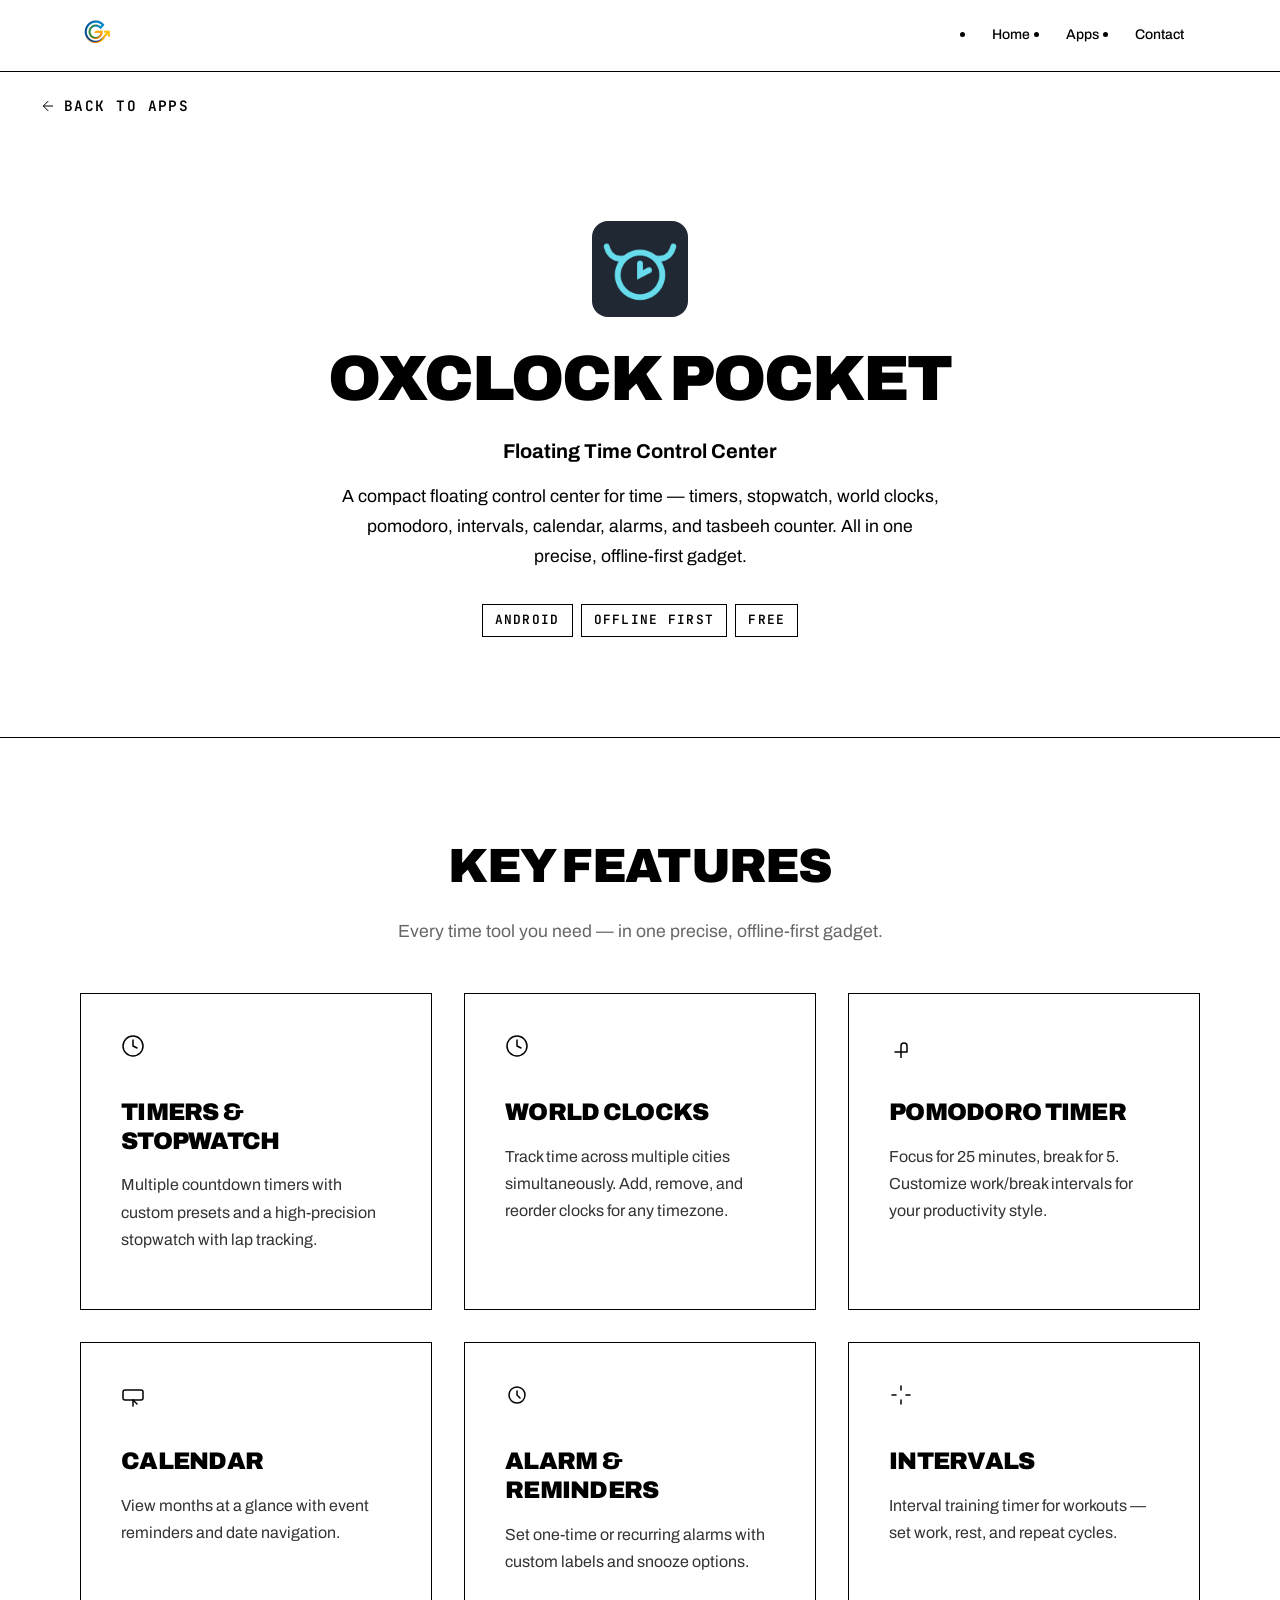
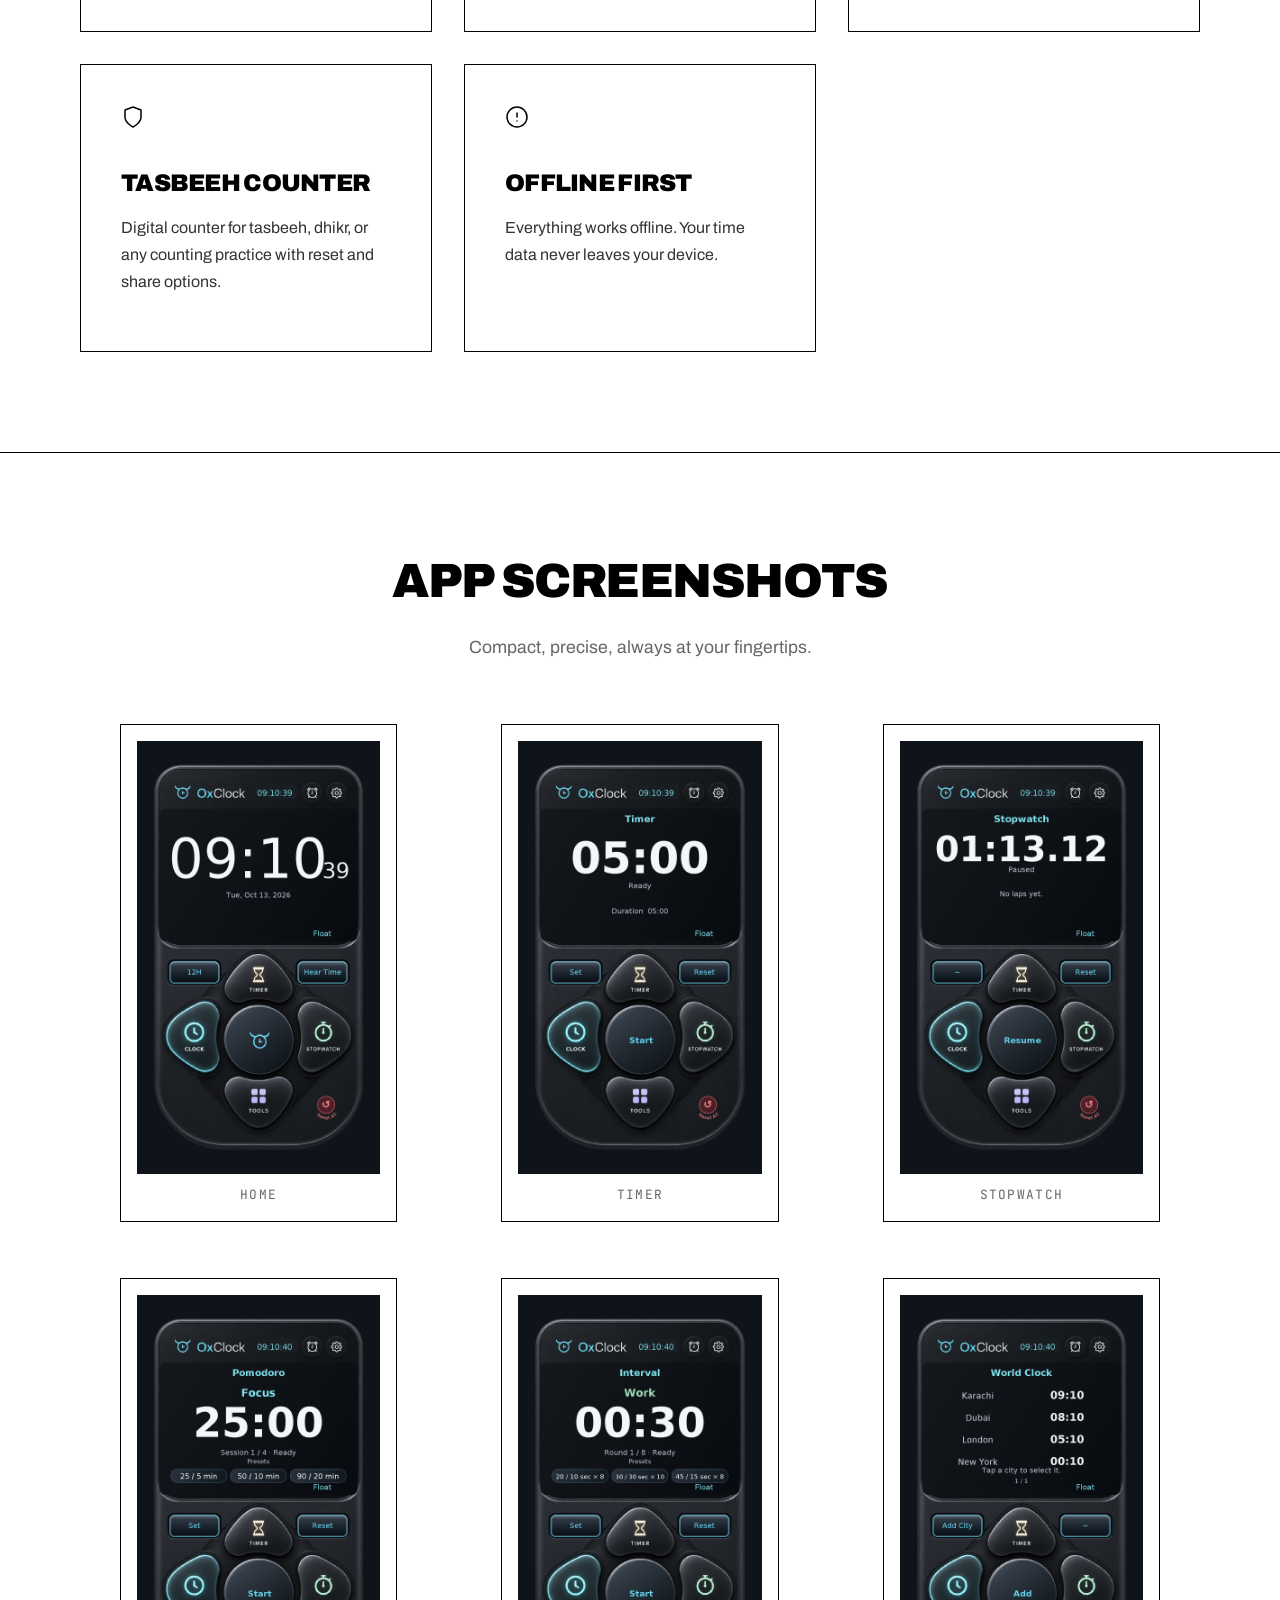
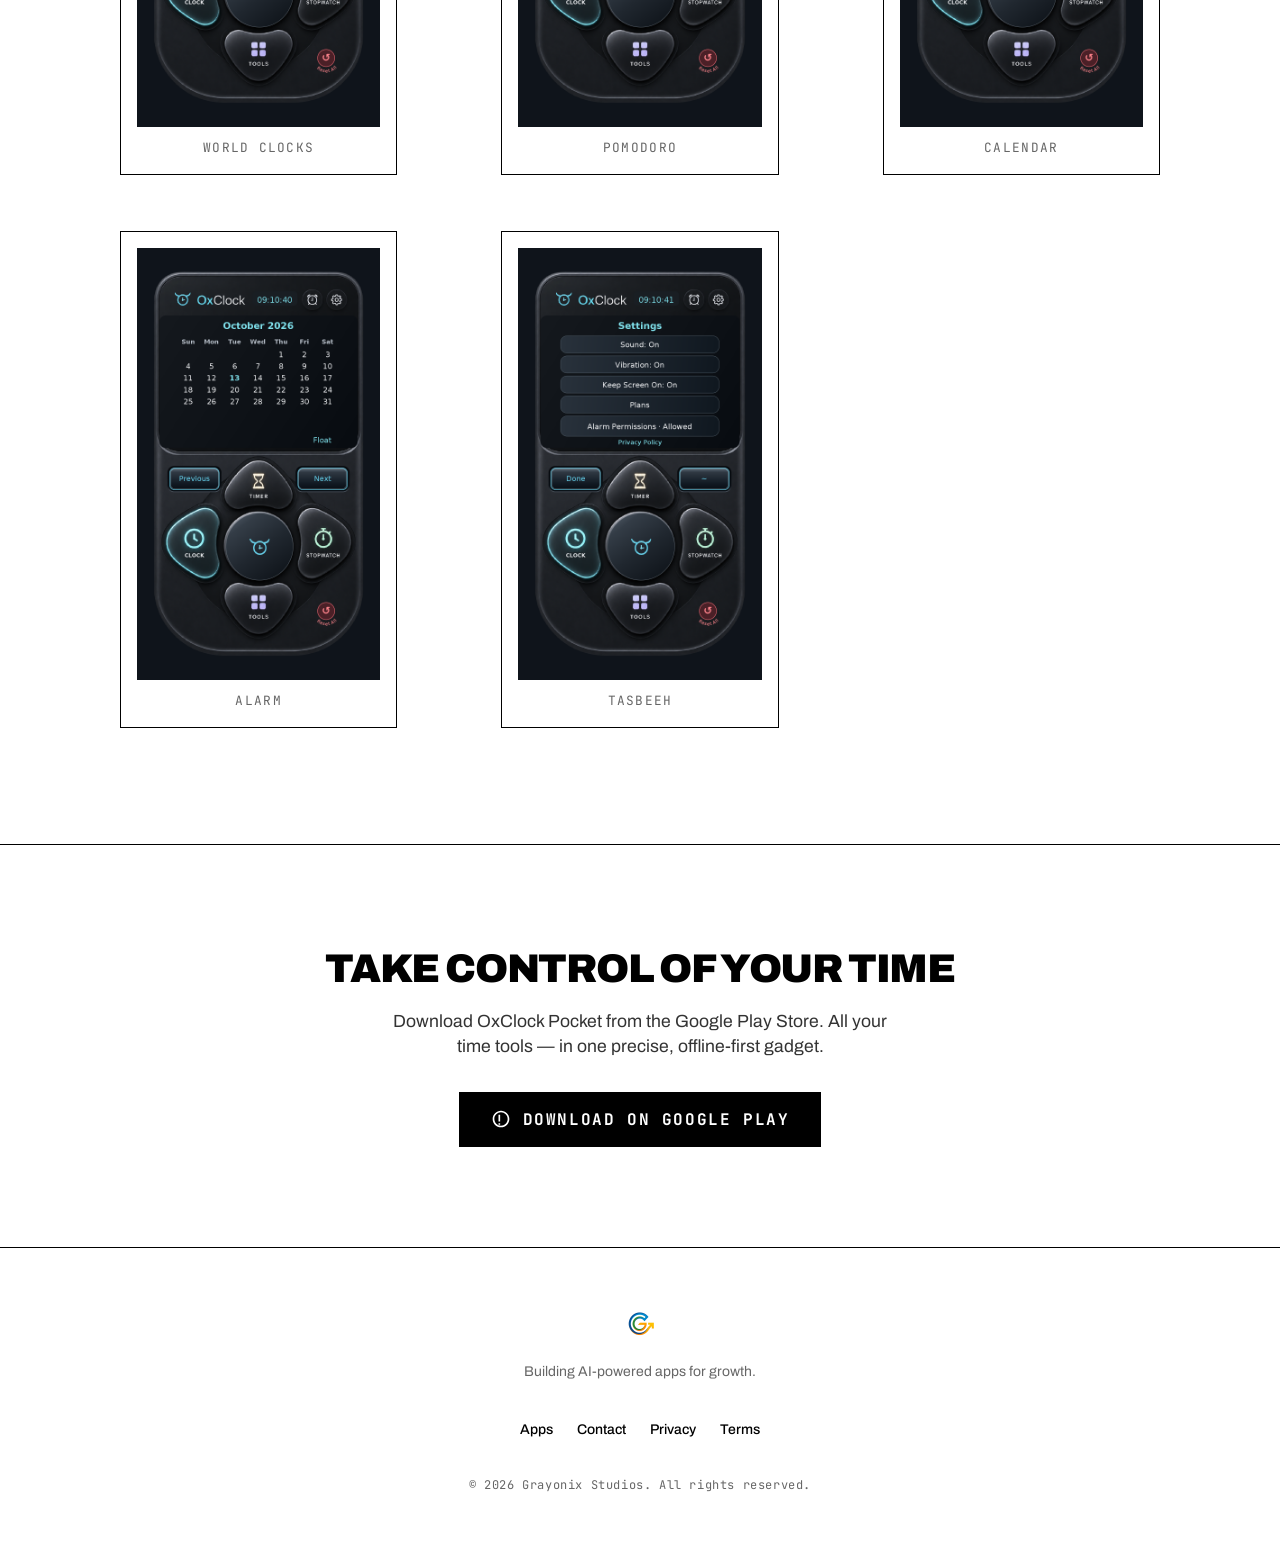
<file: app/oxclock-pocket/index.html>
<!DOCTYPE html>
<html lang="en">
<head>
    <meta charset="UTF-8">
    <meta name="viewport" content="width=device-width, initial-scale=1.0">
    <meta name="description" content="OxClock Pocket - A compact floating control center for time. Timers, stopwatch, world clocks, pomodoro, intervals, calendar, alarms, and tasbeeh counter.">
    <title>OxClock Pocket - All Your Time Tools in One Gadget</title>
    <link rel="preconnect" href="https://fonts.googleapis.com">
    <link rel="preconnect" href="https://fonts.gstatic.com" crossorigin>
    <link href="https://fonts.googleapis.com/css2?family=Archivo:wght@400;500;600;700;800;900&family=JetBrains+Mono:wght@400;600&display=swap" rel="stylesheet">
    <style>
        :root {
            --color-ink: #000000;
            --color-ground: #FFFFFF;
            --color-accent: #1E3FFF;
            --font-display: "Archivo", Helvetica Now, Söhne, sans-serif;
            --font-body: "Archivo", Helvetica Now, Söhne, sans-serif;
            --font-mono: "JetBrains Mono", monospace;
        }
        * { box-sizing: border-box; }
        html { scroll-behavior: smooth; }
        body { margin: 0; font-family: var(--font-body); font-size: 16px; line-height: 1.45; background: var(--color-ground); color: var(--color-ink); }
        img { display: block; max-width: 100%; height: auto; }
        h1, h2, h3 { font-family: var(--font-display); font-weight: 900; line-height: 1.2; text-transform: uppercase; letter-spacing: -0.03em; margin: 0; }
        a { text-decoration: none; color: var(--color-accent); }
        .container { max-width: 1200px; margin: 0 auto; padding: 0 40px; }
        .navbar { position: sticky; top: 0; z-index: 100; height: 72px; background: var(--color-ground); border-bottom: 1px solid var(--color-ink); }
        .nav-container { display: flex; align-items: center; justify-content: space-between; height: 100%; max-width: 1200px; margin: 0 auto; padding: 0 40px; }
        .logo-link { display: inline-flex; align-items: center; color: var(--color-ink); }
        .logo-img { width: 32px; height: 32px; display: block; }
        .nav-menu { display: flex; align-items: center; gap: 4px; }
        .nav-link { display: inline-flex; align-items: center; min-height: 40px; padding: 0 16px; font-size: 14px; font-weight: 500; color: var(--color-ink); }
        .nav-link:hover { background: #eee; }
        .back-link-container { padding: 24px 0 0; }
        .back-link { display: inline-flex; align-items: center; gap: 8px; font-family: var(--font-mono); font-size: 0.9rem; font-weight: 600; text-transform: uppercase; letter-spacing: 0.1em; color: var(--color-ink); }
        .back-link svg { width: 16px; height: 16px; }
        .app-header-section { padding: 100px 0; text-align: center; }
        .app-header-icon { width: 96px; height: 96px; margin: 0 auto 24px; border-radius: 16px; }
        .app-title { font-size: clamp(2.5rem, 6vw, 4rem); margin-bottom: 16px; }
        .app-tagline { font-size: 1.25rem; font-weight: 700; margin-bottom: 16px; }
        .app-description { max-width: 60ch; margin: 0 auto 32px; font-size: 1.1rem; line-height: 1.7; }
        .app-badges { display: flex; gap: 8px; justify-content: center; flex-wrap: wrap; }
        .badge { font-family: var(--font-mono); font-size: 0.8rem; letter-spacing: 0.1em; text-transform: uppercase; padding: 6px 12px; border: 1px solid var(--color-ink); border-radius: 0; font-weight: 600; }
        .features-section { padding: 100px 0; border-top: 1px solid var(--color-ink); }
        .section-header { max-width: 60ch; margin: 0 auto 48px; text-align: center; }
        .section-title { font-size: 3rem; margin-bottom: 24px; }
        .section-subtitle { font-size: 1.1rem; color: #666; }
        .features-grid { display: grid; grid-template-columns: repeat(3, 1fr); gap: 32px; }
        .feature-card { border: 1px solid var(--color-ink); padding: 40px; }
        .feature-icon { width: 44px; height: 44px; margin-bottom: 20px; }
        .feature-card h3 { font-size: 1.5rem; margin-bottom: 16px; }
        .feature-card p { font-size: 1rem; line-height: 1.7; color: #333; }
        .screenshots-section { padding: 100px 0; border-top: 1px solid var(--color-ink); }
        .screenshots-grid { display: grid; grid-template-columns: repeat(3, 1fr); gap: 24px; margin-top: 48px; }
        .screenshot-card { border: 1px solid var(--color-ink); padding: 16px; text-align: center; }
        .screenshot { width: 100%; margin-bottom: 12px; }
        .screenshot-caption { font-family: var(--font-mono); font-size: 0.8rem; letter-spacing: 0.1em; text-transform: uppercase; color: #666; }
        .download-section { padding: 100px 0; border-top: 1px solid var(--color-ink); text-align: center; }
        .download-content h2 { font-size: 2.5rem; margin-bottom: 16px; }
        .download-content p { max-width: 50ch; margin: 0 auto 32px; font-size: 1.1rem; color: #333; }
        .download-links { display: flex; justify-content: center; gap: 16px; }
        .cta-button { display: inline-flex; align-items: center; gap: 12px; padding: 16px 32px; background: var(--color-ink); color: var(--color-ground); font-family: var(--font-mono); font-size: 1rem; font-weight: 700; text-transform: uppercase; letter-spacing: 0.1em; white-space: nowrap; }
        .cta-button svg { width: 20px; height: 20px; }
        .footer { padding: 60px 0; border-top: 1px solid var(--color-ink); }
        .footer-content { display: flex; flex-direction: column; align-items: center; gap: 24px; text-align: center; }
        .footer-brand { display: flex; flex-direction: column; align-items: center; gap: 8px; }
        .footer-tagline { font-size: 14px; color: #666; }
        .footer-nav { display: flex; flex-wrap: wrap; justify-content: center; gap: 24px; }
        .footer-nav a { font-size: 14px; font-weight: 500; color: var(--color-ink); }
        .footer-nav a:hover { color: var(--color-accent); }
        .footer-copyright { font-family: var(--font-mono); font-size: 12px; letter-spacing: 0.05em; color: #666; }
        @media (max-width: 768px) { .features-grid, .screenshots-grid { grid-template-columns: 1fr; } .container { padding: 0 24px; } .nav-container { padding: 0 24px; } .download-links { flex-direction: column; align-items: center; } }
    </style>
</head>
<body>
    <nav class="navbar" role="navigation" aria-label="Main navigation">
        <div class="nav-container">
            <div class="nav-logo">
                <a href="/" class="logo-link" aria-label="Grayonix Studios Home">
                    <img src="../../assets/studio-logo.png" alt="" class="logo-img" width="32" height="32">
                </a>
            </div>
            <ul class="nav-menu" id="nav-menu" role="menubar">
                <li role="none"><a href="/" class="nav-link">Home</a></li>
                <li role="none"><a href="/#apps" class="nav-link">Apps</a></li>
                <li role="none"><a href="/#contact" class="nav-link">Contact</a></li>
            </ul>
        </div>
    </nav>
    <main>
        <div class="container back-link-container">
            <a href="/" class="back-link">
                <svg width="16" height="16" viewBox="0 0 24 24" fill="none" stroke="currentColor" stroke-width="1.5" stroke-linecap="round" stroke-linejoin="round" aria-hidden="true"><path d="M19 12H5M12 19l-7-7 7-7"/></svg>
                <span>Back to Apps</span>
            </a>
        </div>
        <section class="app-header-section" aria-labelledby="app-title">
            <div class="container">
                <img src="../../assets/oxclock-pocket-icon.png" alt="" class="app-header-icon" loading="lazy">
                <h1 id="app-title" class="app-title">OxClock Pocket</h1>
                <p class="app-tagline">Floating Time Control Center</p>
                <p class="app-description">A compact floating control center for time — timers, stopwatch, world clocks, pomodoro, intervals, calendar, alarms, and tasbeeh counter. All in one precise, offline-first gadget.</p>
                <div class="app-badges">
                    <span class="badge">Android</span>
                    <span class="badge">Offline First</span>
                    <span class="badge">Free</span>
                </div>
            </div>
        </section>
        <section class="features-section" aria-labelledby="features-title">
            <div class="container">
                <header class="section-header">
                    <h2 id="features-title" class="section-title">Key Features</h2>
                    <p class="section-subtitle">Every time tool you need — in one precise, offline-first gadget.</p>
                </header>
                <div class="features-grid">
                    <article class="feature-card">
                        <div class="feature-icon" aria-hidden="true">
                            <svg width="24" height="24" viewBox="0 0 24 24" fill="none" stroke="currentColor" stroke-width="1.5" stroke-linecap="round" stroke-linejoin="round"><circle cx="12" cy="12" r="10"/><polyline points="12 6 12 12 16 14"/></svg>
                        </div>
                        <h3>Timers & Stopwatch</h3>
                        <p>Multiple countdown timers with custom presets and a high-precision stopwatch with lap tracking.</p>
                    </article>
                    <article class="feature-card">
                        <div class="feature-icon" aria-hidden="true">
                            <svg width="24" height="24" viewBox="0 0 24 24" fill="none" stroke="currentColor" stroke-width="1.5" stroke-linecap="round" stroke-linejoin="round"><circle cx="12" cy="12" r="10"/><path d="M12 6v6l4 2"/></svg>
                        </div>
                        <h3>World Clocks</h3>
                        <p>Track time across multiple cities simultaneously. Add, remove, and reorder clocks for any timezone.</p>
                    </article>
                    <article class="feature-card">
                        <div class="feature-icon" aria-hidden="true">
                            <svg width="24" height="24" viewBox="0 0 24 24" fill="none" stroke="currentColor" stroke-width="1.5" stroke-linecap="round" stroke-linejoin="round"><path d="M18 18v-6a3 3 0 0 0-6 0v6m0 0v6m0-6h6m-6 0H6"/></svg>
                        </div>
                        <h3>Pomodoro Timer</h3>
                        <p>Focus for 25 minutes, break for 5. Customize work/break intervals for your productivity style.</p>
                    </article>
                    <article class="feature-card">
                        <div class="feature-icon" aria-hidden="true">
                            <svg width="24" height="24" viewBox="0 0 24 24" fill="none" stroke="currentColor" stroke-width="1.5" stroke-linecap="round" stroke-linejoin="round"><rect x="2" y="7" width="20" height="10" rx="2" ry="2"/><line x1="12" y1="17" x2="12" y2="23"/><line x1="12" y1="17" x2="16" y2="21"/></svg>
                        </div>
                        <h3>Calendar</h3>
                        <p>View months at a glance with event reminders and date navigation.</p>
                    </article>
                    <article class="feature-card">
                        <div class="feature-icon" aria-hidden="true">
                            <svg width="24" height="24" viewBox="0 0 24 24" fill="none" stroke="currentColor" stroke-width="1.5" stroke-linecap="round" stroke-linejoin="round"><circle cx="12" cy="12" r="8"/><path d="M12 8v4l3 3"/></svg>
                        </div>
                        <h3>Alarm & Reminders</h3>
                        <p>Set one-time or recurring alarms with custom labels and snooze options.</p>
                    </article>
                    <article class="feature-card">
                        <div class="feature-icon" aria-hidden="true">
                            <svg width="24" height="24" viewBox="0 0 24 24" fill="none" stroke="currentColor" stroke-width="1.5" stroke-linecap="round" stroke-linejoin="round"><path d="M12 3v4M12 17v4M3 12h4M17 12h4"/></svg>
                        </div>
                        <h3>Intervals</h3>
                        <p>Interval training timer for workouts — set work, rest, and repeat cycles.</p>
                    </article>
                    <article class="feature-card">
                        <div class="feature-icon" aria-hidden="true">
                            <svg width="24" height="24" viewBox="0 0 24 24" fill="none" stroke="currentColor" stroke-width="1.5" stroke-linecap="round" stroke-linejoin="round"><path d="M12 22s8-4 8-10V5l-8-3-8 3v7c0 6 8 10 8 10z"/></svg>
                        </div>
                        <h3>Tasbeeh Counter</h3>
                        <p>Digital counter for tasbeeh, dhikr, or any counting practice with reset and share options.</p>
                    </article>
                    <article class="feature-card">
                        <div class="feature-icon" aria-hidden="true">
                            <svg width="24" height="24" viewBox="0 0 24 24" fill="none" stroke="currentColor" stroke-width="1.5" stroke-linecap="round" stroke-linejoin="round"><circle cx="12" cy="12" r="10"/><path d="M12 8v4M12 16h.01"/></svg>
                        </div>
                        <h3>Offline First</h3>
                        <p>Everything works offline. Your time data never leaves your device.</p>
                    </article>
                </div>
            </div>
        </section>
        <section class="screenshots-section" aria-labelledby="screenshots-title">
            <div class="container">
                <header class="section-header">
                    <h2 id="screenshots-title" class="section-title">App Screenshots</h2>
                    <p class="section-subtitle">Compact, precise, always at your fingertips.</p>
                </header>
                <div class="screenshots-grid">
                    <figure class="screenshot-card">
                        <img src="../../assets/screenshots/oxclock-pocket/01-clock.png" alt="OxClock Pocket home screen showing all time tools" class="screenshot" loading="lazy">
                        <figcaption class="screenshot-caption">Home</figcaption>
                    </figure>
                    <figure class="screenshot-card">
                        <img src="../../assets/screenshots/oxclock-pocket/02-timer.png" alt="OxClock Pocket timer interface with countdown display" class="screenshot" loading="lazy">
                        <figcaption class="screenshot-caption">Timer</figcaption>
                    </figure>
                    <figure class="screenshot-card">
                        <img src="../../assets/screenshots/oxclock-pocket/03-stopwatch.png" alt="OxClock Pocket stopwatch with lap tracking" class="screenshot" loading="lazy">
                        <figcaption class="screenshot-caption">Stopwatch</figcaption>
                    </figure>
                    <figure class="screenshot-card">
                        <img src="../../assets/screenshots/oxclock-pocket/04-pomodoro.png" alt="OxClock Pocket world clocks across timezones" class="screenshot" loading="lazy">
                        <figcaption class="screenshot-caption">World Clocks</figcaption>
                    </figure>
                    <figure class="screenshot-card">
                        <img src="../../assets/screenshots/oxclock-pocket/05-interval.png" alt="OxClock Pocket pomodoro focus timer" class="screenshot" loading="lazy">
                        <figcaption class="screenshot-caption">Pomodoro</figcaption>
                    </figure>
                    <figure class="screenshot-card">
                        <img src="../../assets/screenshots/oxclock-pocket/06-world-clock.png" alt="OxClock Pocket calendar view" class="screenshot" loading="lazy">
                        <figcaption class="screenshot-caption">Calendar</figcaption>
                    </figure>
                    <figure class="screenshot-card">
                        <img src="../../assets/screenshots/oxclock-pocket/07-calendar.png" alt="OxClock Pocket alarm settings" class="screenshot" loading="lazy">
                        <figcaption class="screenshot-caption">Alarm</figcaption>
                    </figure>
                    <figure class="screenshot-card">
                        <img src="../../assets/screenshots/oxclock-pocket/08-settings.png" alt="OxClock Pocket tasbeeh counter" class="screenshot" loading="lazy">
                        <figcaption class="screenshot-caption">Tasbeeh</figcaption>
                    </figure>
                </div>
            </div>
        </section>
        <section class="download-section" aria-labelledby="download-title">
            <div class="container">
                <div class="download-content">
                    <h2 id="download-title">Take Control of Your Time</h2>
                    <p>Download OxClock Pocket from the Google Play Store. All your time tools — in one precise, offline-first gadget.</p>
                    <div class="download-links">
                        <a href="https://play.google.com/store/apps/details?id=com.oxclock.pocket" class="cta-button" target="_blank" rel="noopener noreferrer">
                            <svg width="20" height="20" viewBox="0 0 24 24" fill="currentColor" aria-hidden="true"><path d="M12 2C6.48 2 2 6.48 2 12s4.48 10 10 10 10-4.48 10-10S17.52 2 12 2zm0 18c-4.41 0-8-3.59-8-8s3.59-8 8-8 8 3.59 8 8-3.59 8-8 8zm-1-13h-2v8h2v-8zm0 10h-2v2h2v-2z"/></svg>
                            <span>Download on Google Play</span>
                        </a>
                    </div>
                </div>
            </div>
        </section>
    </main>
    <footer class="footer" role="contentinfo">
        <div class="container">
            <div class="footer-content">
                <div class="footer-brand">
                    <a href="/" class="logo-link" aria-label="Grayonix Studios Home">
                        <img src="../../assets/studio-logo.png" alt="" class="logo-img" width="32" height="32">
                    </a>
                    <p class="footer-tagline">Building AI-powered apps for growth.</p>
                </div>
                <nav class="footer-nav" aria-label="Footer navigation">
                    <a href="/#apps">Apps</a>
                    <a href="/#contact">Contact</a>
                    <a href="../../docs/privacy-policy.html">Privacy</a>
                    <a href="../../docs/terms-of-service.html">Terms</a>
                </nav>
                <p class="footer-copyright">&copy; 2026 Grayonix Studios. All rights reserved.</p>
            </div>
        </div>
    </footer>
</body>
</html>
</file>
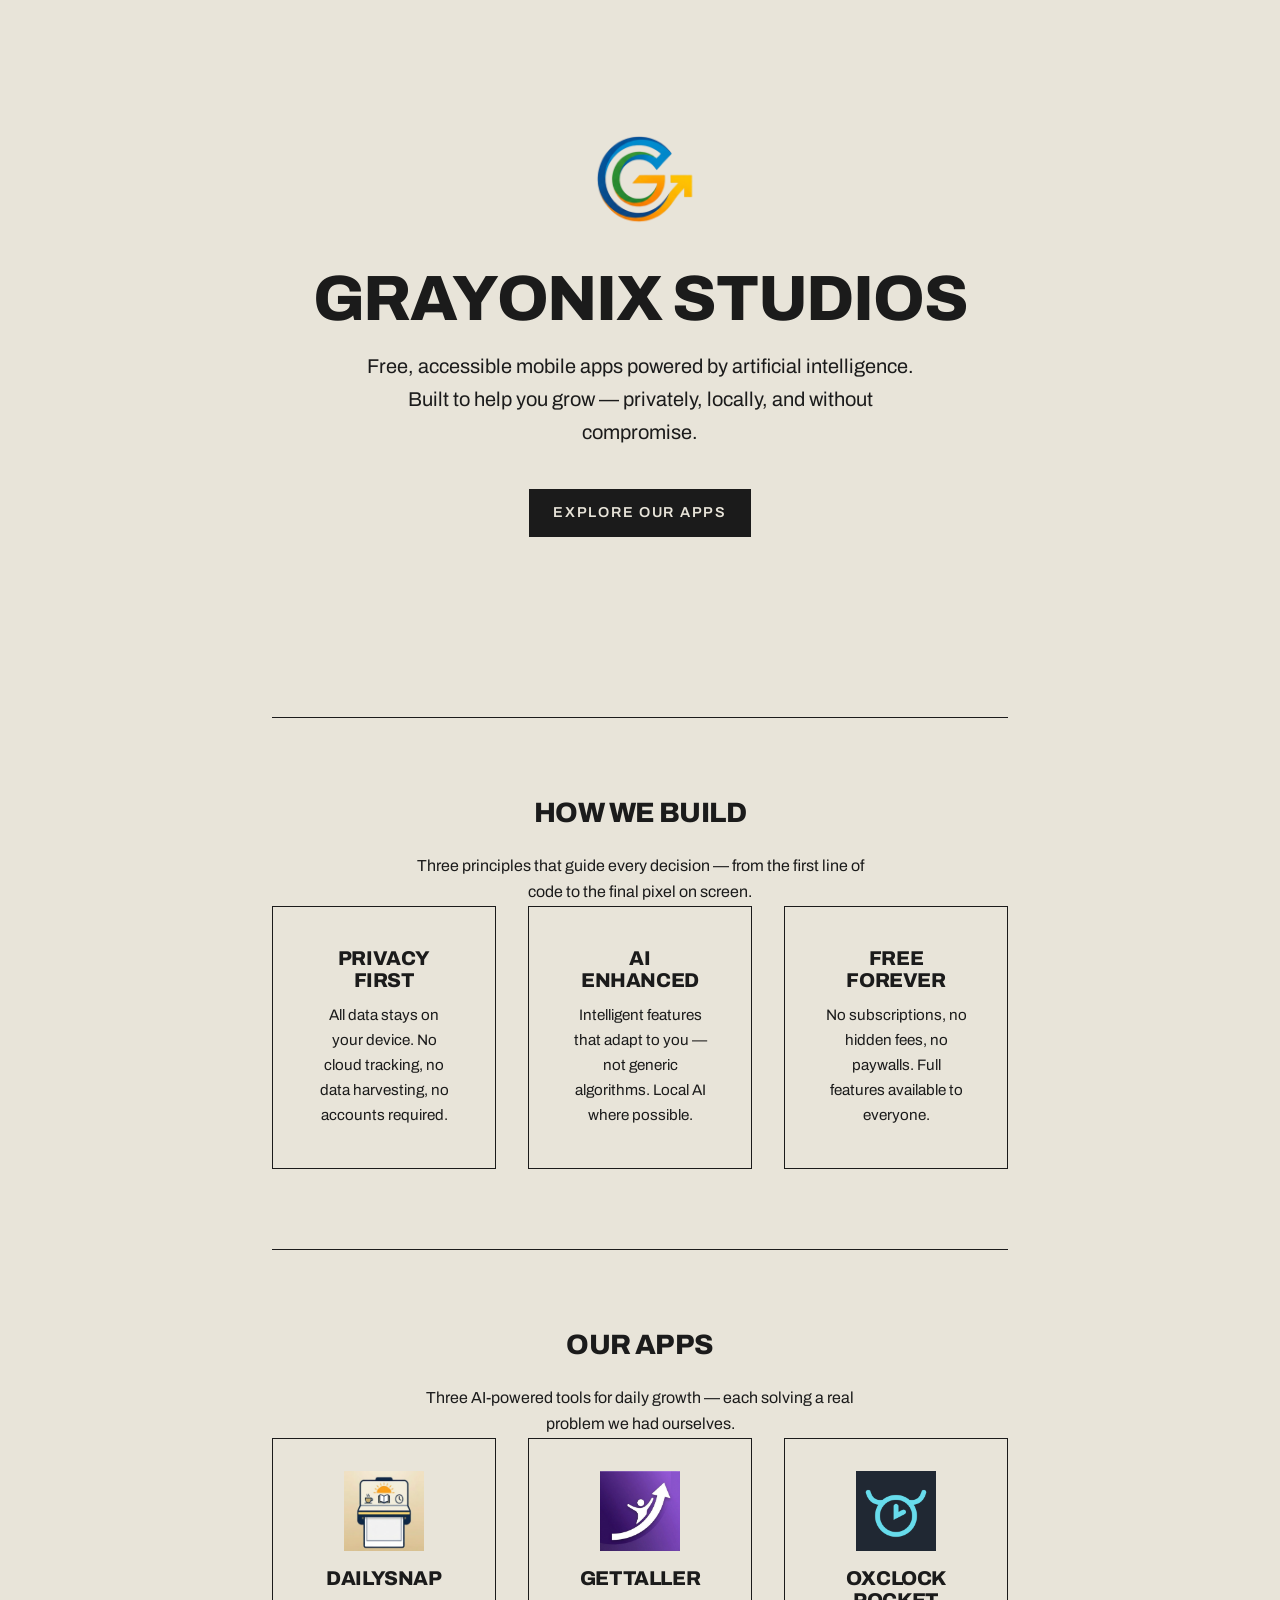
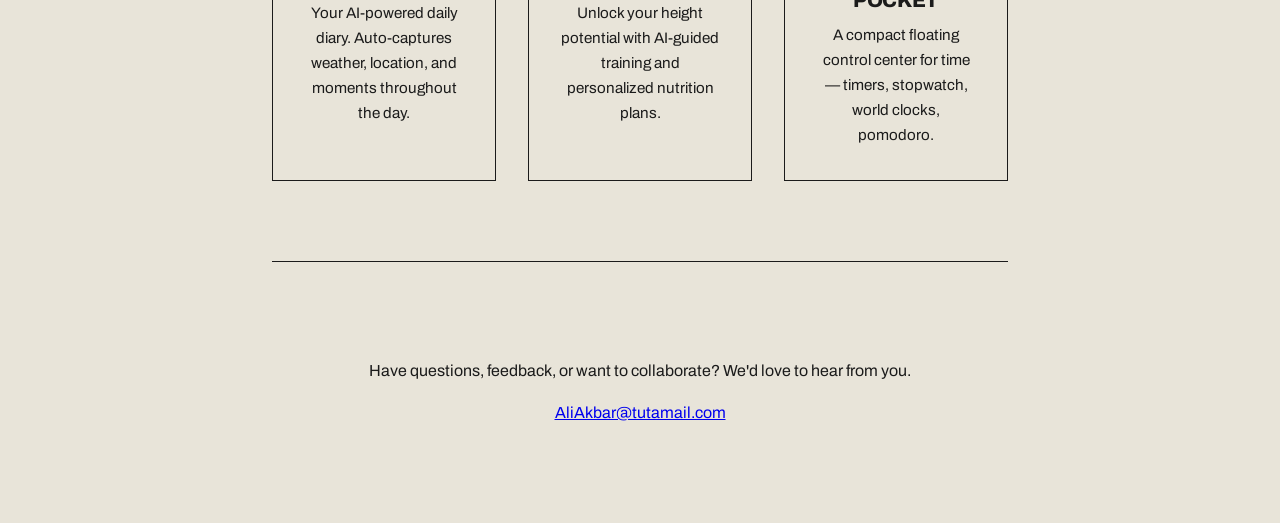
<file: variant-aesop.html>
<!DOCTYPE html>
<html lang="en">
<head>
    <meta charset="UTF-8">
    <meta name="viewport" content="width=device-width, initial-scale=1.0">
    <title>Grayonix Studios — Aesop Style</title>
    <link rel="preconnect" href="https://fonts.googleapis.com">
    <link rel="preconnect" href="https://fonts.gstatic.com" crossorigin>
    <link href="https://fonts.googleapis.com/css2?family=Archivo:wght@400;500;600;700;800;900&family=JetBrains+Mono:wght@400;600&display=swap" rel="stylesheet">
    <style>
        /* Aesop Style — warm chamois, serif body, square edges, no shadows */
        :root {
            --color-ground: #E8E4D9;
            --color-ink: #1B1B1B;
            --color-sage: #7A8470;
            --color-amber: #7A4623;
            --color-cream: #F0EDE4;
            --font-body: "Archivo", Georgia, serif;
            --font-ui: "Archivo", system-ui, sans-serif;
            --radius: 0;
            --shadow: none;
        }

        * { box-sizing: border-box; }
        html { scroll-behavior: smooth; }
        body {
            margin: 0;
            font-family: var(--font-body);
            font-size: 16px;
            line-height: 1.65;
            background: var(--color-ground);
            color: var(--color-ink);
        }
        img { display: block; max-width: 100%; height: auto; }
        h1, h2, h3 { font-family: var(--font-ui); font-weight: 800; line-height: 1.1; text-transform: uppercase; letter-spacing: -0.02em; margin: 0; }
        a { text-decoration: underline; }

        .container { max-width: 800px; margin: 0 auto; padding: 0 32px; }

        .hero {
            padding: 120px 0;
            text-align: center;
        }
        .hero-logo { width: 120px; margin: 0 auto 24px; }
        .hero h1 { font-size: clamp(2.5rem, 5vw, 4rem); margin-bottom: 16px; }
        .hero p { font-size: 1.25rem; max-width: 50ch; margin: 0 auto 40px; }
        .hero-cta { margin-bottom: 60px; }
        .cta {
            display: inline-block;
            padding: 12px 24px;
            background: var(--color-ink);
            color: var(--color-ground);
            text-decoration: none;
            font-family: var(--font-ui);
            font-weight: 600;
            font-size: 0.9rem;
            text-transform: uppercase;
            letter-spacing: 0.12em;
        }

        .section { padding: 80px 0; border-top: 1px solid var(--color-ink); }
        .section h2 { font-size: 1.75rem; margin-bottom: 24px; text-align: center; }
        .section p { max-width: 50ch; margin: 0 auto; text-align: center; }

        .values-grid { display: grid; grid-template-columns: repeat(3, 1fr); gap: 32px; }
        .value-card {
            padding: 40px;
            border: 1px solid var(--color-ink);
            text-align: center;
        }
        .value-card h3 { font-size: 1.25rem; margin-bottom: 12px; }
        .value-card p { font-size: 0.95rem; }

        .apps-grid { display: grid; grid-template-columns: repeat(3, 1fr); gap: 32px; }
        .app-card { border: 1px solid var(--color-ink); padding: 32px; text-align: center; }
        .app-icon { width: 80px; height: 80px; margin: 0 auto 16px; }
        .app-card h3 { font-size: 1.25rem; margin-bottom: 12px; }
        .app-card p { font-size: 0.95rem; }

        .contact { padding: 80px 0; text-align: center; border-top: 1px solid var(--color-ink); }
        .contact a { font-family: var(--font-ui); font-size: 1rem; text-decoration: underline; }

        @media (max-width: 768px) {
            .values-grid, .apps-grid { grid-template-columns: 1fr; }
            .container { padding: 0 24px; }
        }
    </style>
</head>
<body>
    <main class="container">
        <section class="hero">
            <img src="assets/studio-logo.png" alt="" class="hero-logo" width="120" height="120">
            <h1>Grayonix Studios</h1>
            <p>Free, accessible mobile apps powered by artificial intelligence. Built to help you grow — privately, locally, and without compromise.</p>
            <div class="hero-cta">
                <a href="#apps" class="cta">Explore Our Apps</a>
            </div>
        </section>

        <section class="section">
            <h2>How We Build</h2>
            <p>Three principles that guide every decision — from the first line of code to the final pixel on screen.</p>
            <div class="values-grid">
                <article class="value-card">
                    <h3>Privacy First</h3>
                    <p>All data stays on your device. No cloud tracking, no data harvesting, no accounts required.</p>
                </article>
                <article class="value-card">
                    <h3>AI Enhanced</h3>
                    <p>Intelligent features that adapt to you — not generic algorithms. Local AI where possible.</p>
                </article>
                <article class="value-card">
                    <h3>Free Forever</h3>
                    <p>No subscriptions, no hidden fees, no paywalls. Full features available to everyone.</p>
                        </article>
            </div>
        </section>

        <section class="section" id="apps">
            <h2>Our Apps</h2>
            <p>Three AI-powered tools for daily growth — each solving a real problem we had ourselves.</p>
            <div class="apps-grid">
                <article class="app-card">
                    <img src="assets/dailysnap-icon.png" alt="" class="app-icon" width="80" height="80">
                    <h3>DailySnap</h3>
                    <p>Your AI-powered daily diary. Auto-captures weather, location, and moments throughout the day.</p>
                </article>
                <article class="app-card">
                    <img src="assets/gettaller-icon.png" alt="" class="app-icon" width="80" height="80">
                    <h3>GetTaller</h3>
                    <p>Unlock your height potential with AI-guided training and personalized nutrition plans.</p>
                </article>
                <article class="app-card">
                    <img src="assets/oxclock-pocket-icon.png" alt="" class="app-icon" width="80" height="80">
                    <h3>OxClock Pocket</h3>
                    <p>A compact floating control center for time — timers, stopwatch, world clocks, pomodoro.</p>
                </article>
            </div>
        </section>

        <section class="contact">
            <p>Have questions, feedback, or want to collaborate? We'd love to hear from you.</p>
            <p style="margin-top: 16px;"><a href="mailto:AliAkbar@tutamail.com">AliAkbar@tutamail.com</a></p>
        </section>
    </main>
</body>
</html>
</file>
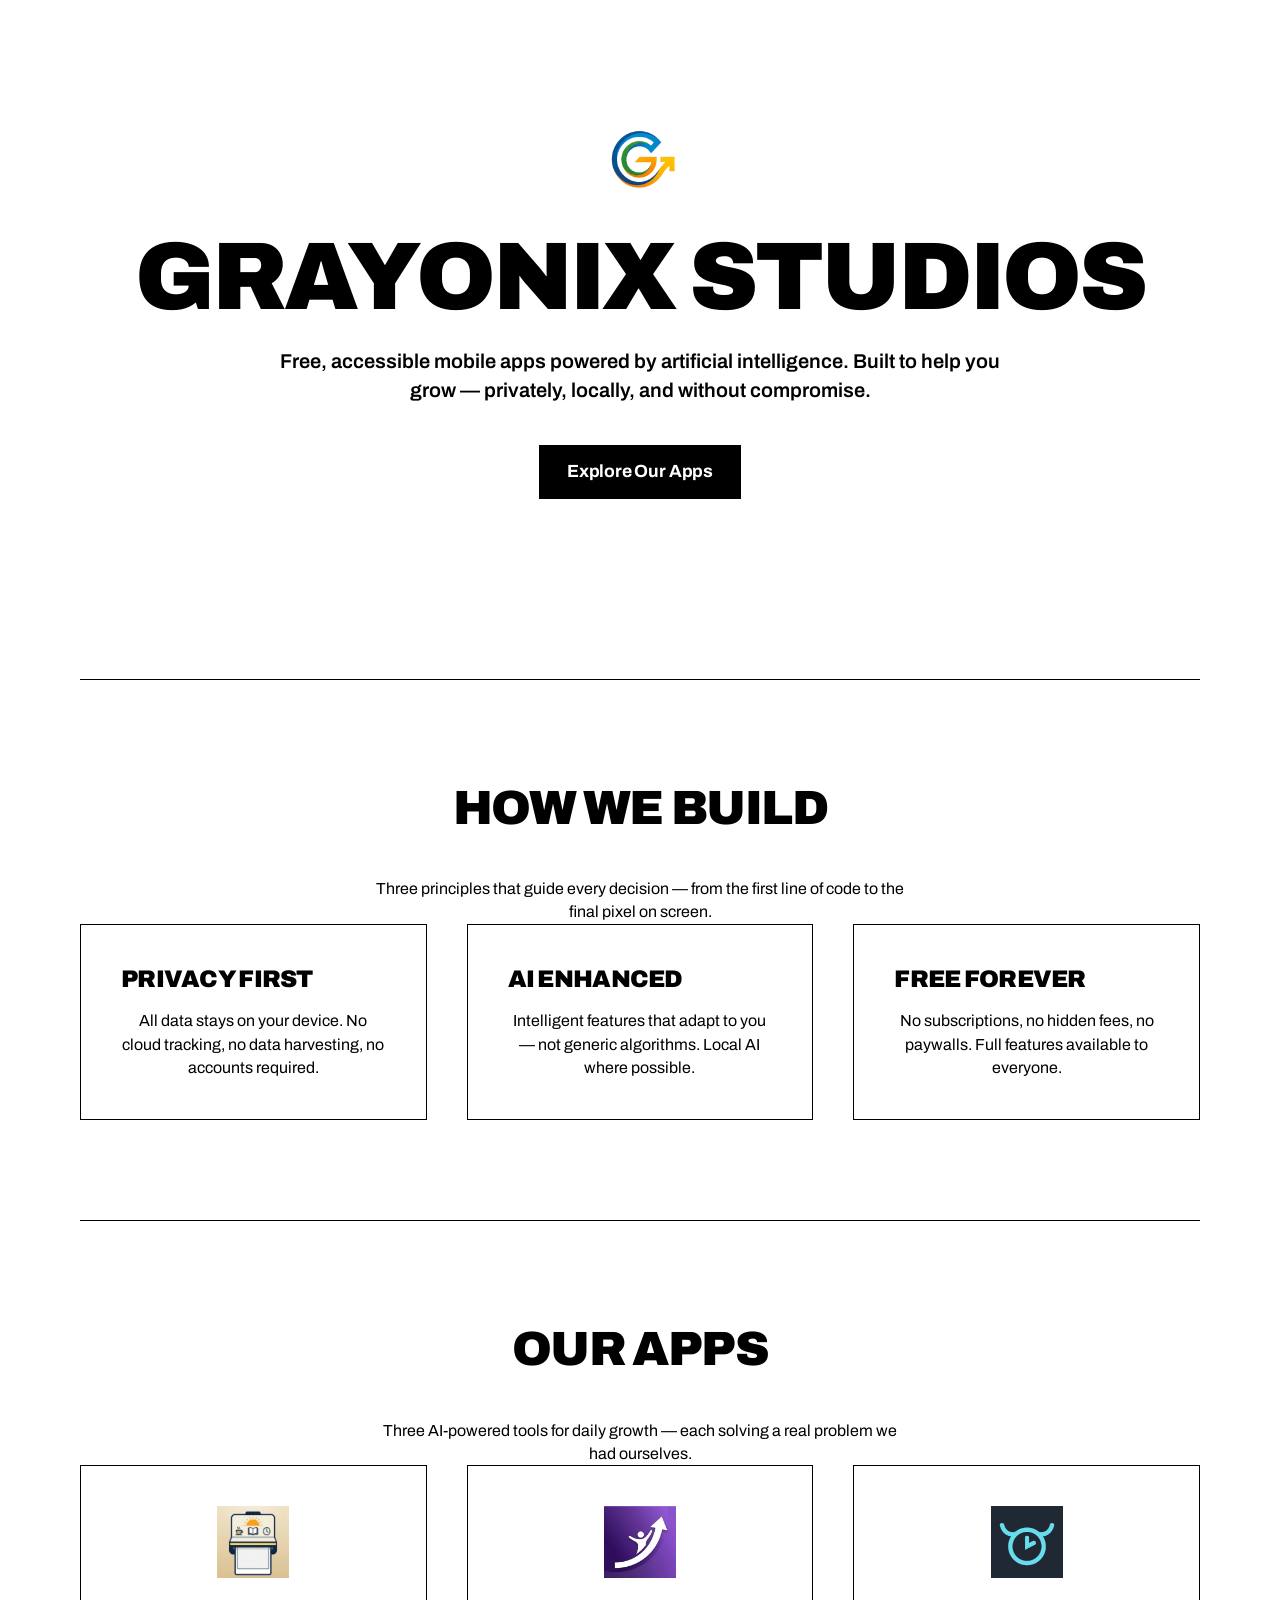
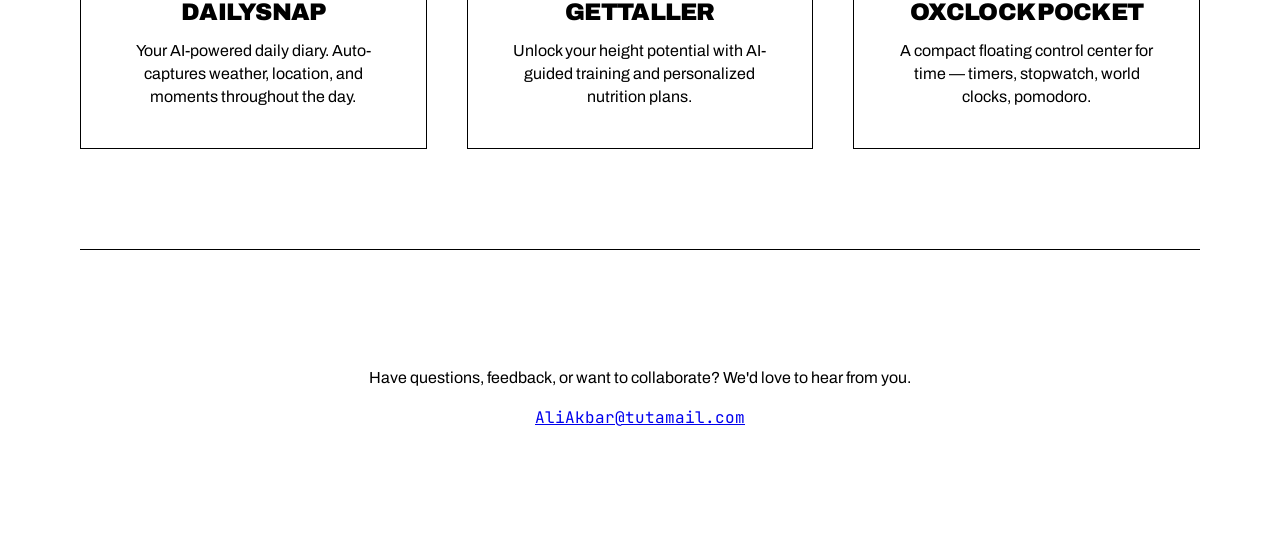
<file: variant-pentagram.html>
<!DOCTYPE html>
<html lang="en">
<head>
    <meta charset="UTF-8">
    <meta name="viewport" content="width=device-width, initial-scale=1.0">
    <title>Grayonix Studios — Pentagram Style</title>
    <link rel="preconnect" href="https://fonts.googleapis.com">
    <link rel="preconnect" href="https://fonts.gstatic.com" crossorigin>
    <link href="https://fonts.googleapis.com/css2?family=Archivo:wght@400;500;600;700;800;900&family=JetBrains+Mono:wght@400;600&display=swap" rel="stylesheet">
    <style>
        /* Pentagram Style — bold typography, high-contrast, no photography */
        :root {
            --color-ink: #000000;
            --color-ground: #FFFFFF;
            --color-accent: #1E3FFF;
            --font-display: "Archivo", Helvetica Now, Söhne, sans-serif;
            --font-body: "Archivo", Helvetica Now, Söhne, sans-serif;
            --font-mono: "JetBrains Mono", monospace;
            --radius: 0;
            --shadow: none;
        }

        * { box-sizing: border-box; }
        html { scroll-behavior: smooth; }
        body {
            margin: 0;
            font-family: var(--font-body);
            font-size: 16px;
            line-height: 1.45;
            background: var(--color-ground);
            color: var(--color-ink);
        }
        img { display: block; max-width: 100%; height: auto; }
        h1, h2, h3 { font-family: var(--font-display); font-weight: 900; line-height: 1.2; text-transform: uppercase; letter-spacing: -0.03em; margin: 0; }
        a { text-decoration: none; }
        code { font-family: var(--font-mono); font-size: 0.9em; padding: 2px 6px; background: #eee; }

        .container { max-width: 1200px; margin: 0 auto; padding: 0 40px; }

        .hero {
            padding: 120px 0;
            text-align: center;
        }
        .hero-logo { width: 80px; margin: 0 auto 32px; }
        .hero h1 { font-size: clamp(3rem, 8vw, 6rem); line-height: 0.95; margin-bottom: 24px; }
        .hero p { font-size: 1.25rem; max-width: 60ch; margin: 0 auto 40px; font-weight: 600; }
        .hero-cta { margin-bottom: 60px; }
        .cta {
            display: inline-block;
            padding: 14px 28px;
            background: var(--color-ink);
            color: var(--color-ground);
            font-size: 1.1rem;
            font-weight: 700;
            letter-spacing: -0.01em;
        }

        .section { padding: 100px 0; border-top: 1px solid var(--color-ink); }
        .section h2 { font-size: 3rem; margin-bottom: 40px; text-align: center; }
        .section p { max-width: 60ch; margin: 0 auto; text-align: center; }

        .values-grid { display: grid; grid-template-columns: repeat(3, 1fr); gap: 40px; }
        .value-card { border: 1px solid var(--color-ink); padding: 40px; }
        .value-card h3 { font-size: 1.5rem; margin-bottom: 16px; }
        .value-card p { font-size: 1rem; }

        .apps-grid { display: grid; grid-template-columns: repeat(3, 1fr); gap: 40px; }
        .app-card { border: 1px solid var(--color-ink); padding: 40px; text-align: center; }
        .app-icon { width: 72px; height: 72px; margin: 0 auto 20px; }
        .app-card h3 { font-size: 1.5rem; margin-bottom: 12px; }
        .app-card p { font-size: 1rem; }

        .contact { padding: 100px 0; text-align: center; border-top: 1px solid var(--color-ink); }
        .contact a { font-family: var(--font-mono); font-size: 1rem; text-decoration: underline; }

        @media (max-width: 768px) {
            .values-grid, .apps-grid { grid-template-columns: 1fr; }
            .container { padding: 0 24px; }
        }
    </style>
</head>
<body>
    <main class="container">
        <section class="hero">
            <img src="assets/studio-logo.png" alt="" class="hero-logo" width="80" height="80">
            <h1>Grayonix Studios</h1>
            <p>Free, accessible mobile apps powered by artificial intelligence. Built to help you grow — privately, locally, and without compromise.</p>
            <div class="hero-cta">
                <a href="#apps" class="cta">Explore Our Apps</a>
            </div>
        </section>

        <section class="section">
            <h2>How We Build</h2>
            <p>Three principles that guide every decision — from the first line of code to the final pixel on screen.</p>
            <div class="values-grid">
                <article class="value-card">
                    <h3>Privacy First</h3>
                    <p>All data stays on your device. No cloud tracking, no data harvesting, no accounts required.</p>
                </article>
                <article class="value-card">
                    <h3>AI Enhanced</h3>
                    <p>Intelligent features that adapt to you — not generic algorithms. Local AI where possible.</p>
                </article>
                <article class="value-card">
                    <h3>Free Forever</h3>
                    <p>No subscriptions, no hidden fees, no paywalls. Full features available to everyone.</p>
                </article>
            </div>
        </section>

        <section class="section" id="apps">
            <h2>Our Apps</h2>
            <p>Three AI-powered tools for daily growth — each solving a real problem we had ourselves.</p>
            <div class="apps-grid">
                <article class="app-card">
                    <img src="assets/dailysnap-icon.png" alt="" class="app-icon" width="72" height="72">
                    <h3>DailySnap</h3>
                    <p>Your AI-powered daily diary. Auto-captures weather, location, and moments throughout the day.</p>
                </article>
                <article class="app-card">
                    <img src="assets/gettaller-icon.png" alt="" class="app-icon" width="72" height="72">
                    <h3>GetTaller</h3>
                    <p>Unlock your height potential with AI-guided training and personalized nutrition plans.</p>
                </article>
                <article class="app-card">
                    <img src="assets/oxclock-pocket-icon.png" alt="" class="app-icon" width="72" height="72">
                    <h3>OxClock Pocket</h3>
                    <p>A compact floating control center for time — timers, stopwatch, world clocks, pomodoro.</p>
                </article>
            </div>
        </section>

        <section class="contact">
            <p>Have questions, feedback, or want to collaborate? We'd love to hear from you.</p>
            <p style="margin-top: 16px;"><a href="mailto:AliAkbar@tutamail.com">AliAkbar@tutamail.com</a></p>
        </section>
    </main>
</body>
</html>
</file>
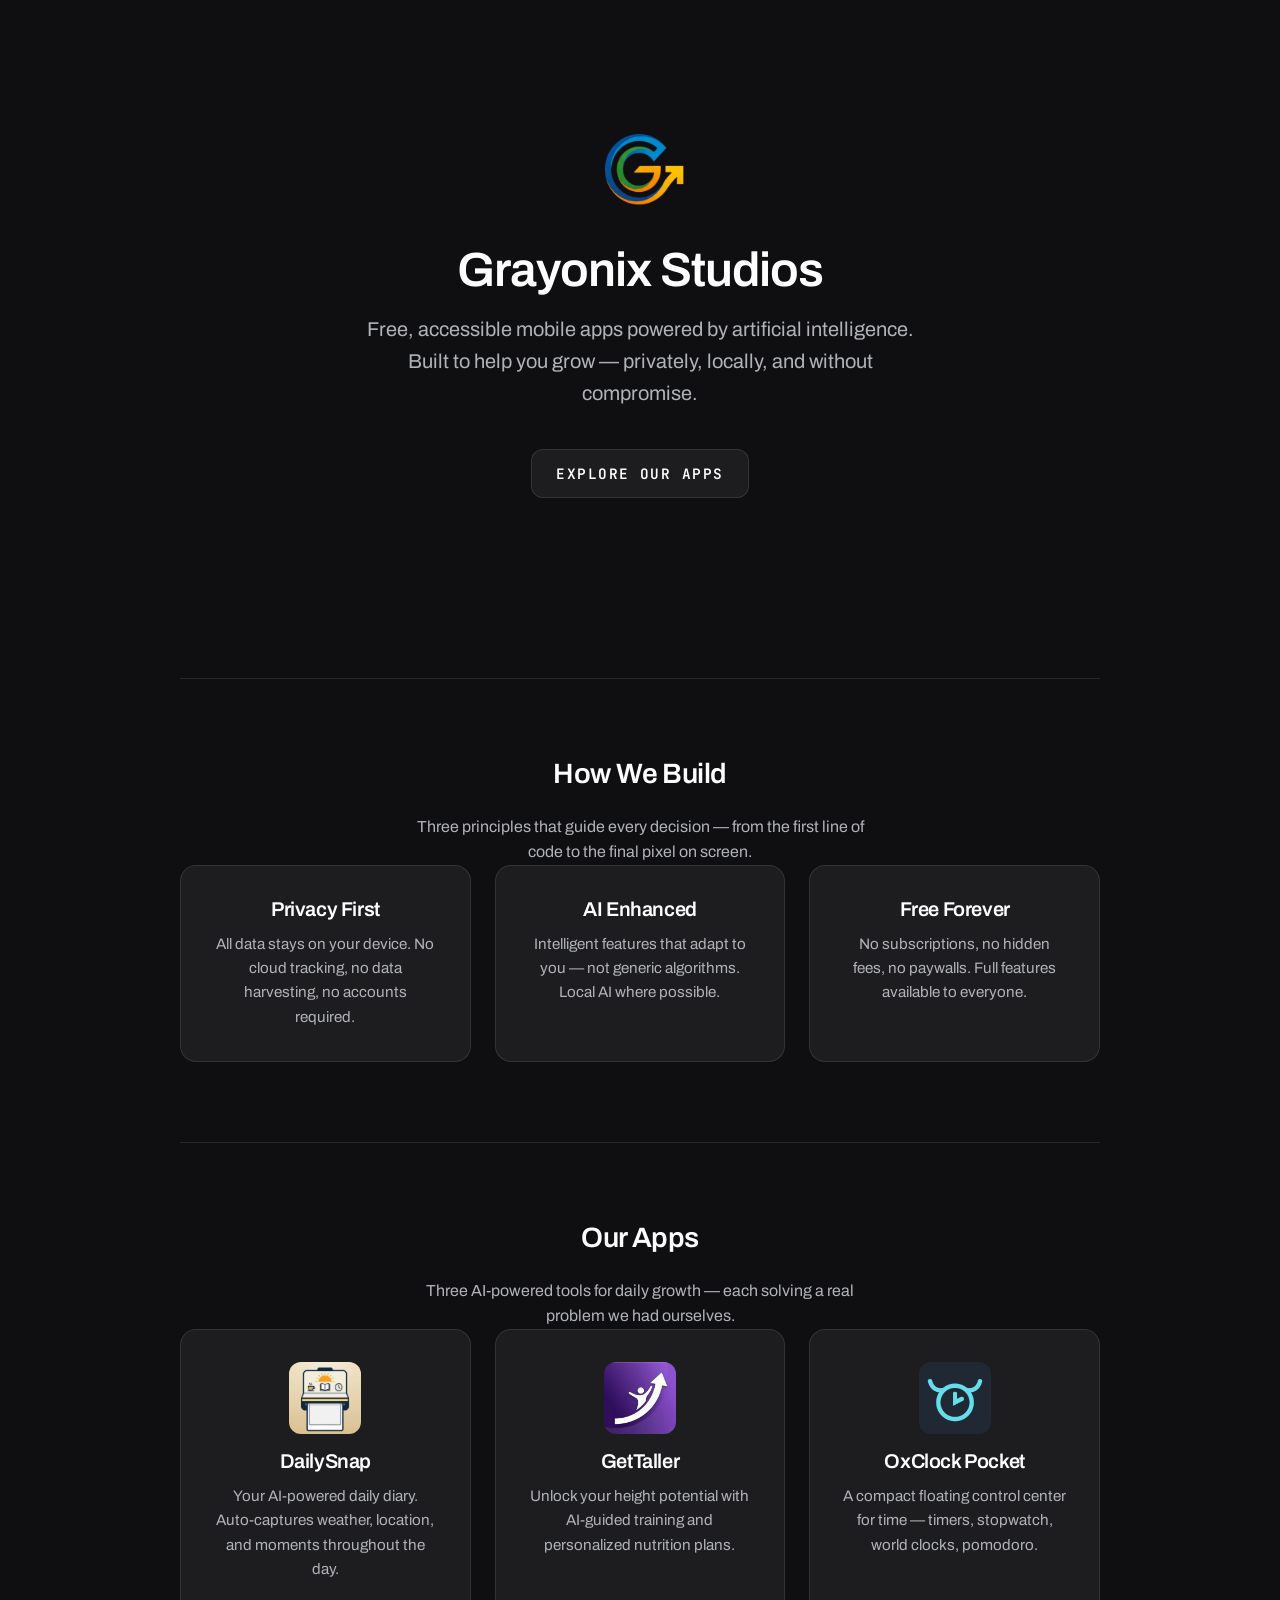
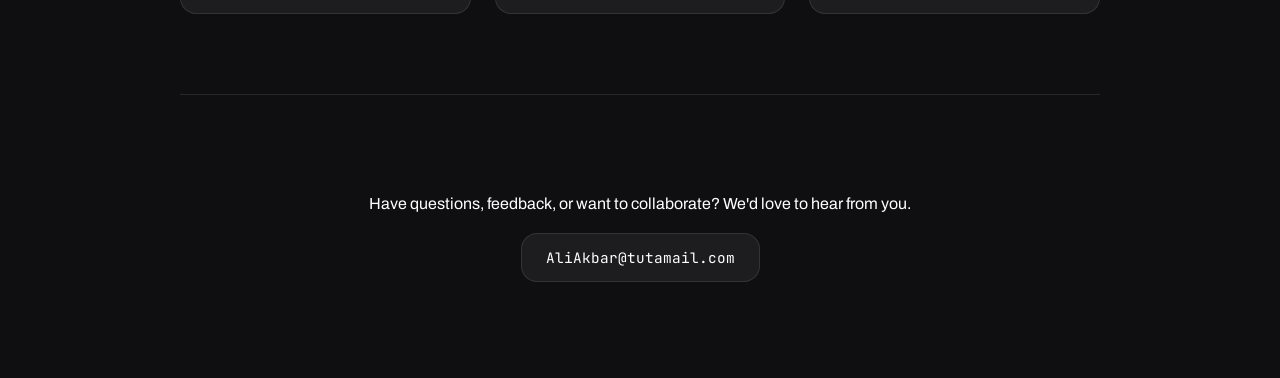
<file: variant-raycast.html>
<!DOCTYPE html>
<html lang="en">
<head>
    <meta charset="UTF-8">
    <meta name="viewport" content="width=device-width, initial-scale=1.0">
    <title>Grayonix Studios — Raycast Style</title>
    <link rel="preconnect" href="https://fonts.googleapis.com">
    <link rel="preconnect" href="https://fonts.gstatic.com" crossorigin>
    <link href="https://fonts.googleapis.com/css2?family=Archivo:wght@400;500;600;700;800;900&family=JetBrains+Mono:wght@400;600&display=swap" rel="stylesheet">
    <style>
        /* Raycast Style — warm dark, glassy, keyboard-first, soft shadows */
        :root {
            --color-ground: #0F0F11;
            --color-surface: rgba(255,255,255,0.06);
            --color-border: rgba(255,255,255,0.10);
            --color-fg: #FFFFFF;
            --color-fg-muted: #B0B3B8;
            --color-accent: #FF6363;
            --font-display: "Archivo", Söhne, system-ui, sans-serif;
            --font-body: "Archivo", system-ui, sans-serif;
            --font-mono: "JetBrains Mono", "Fira Code", monospace;
            --radius-sm: 8px;
            --radius-md: 12px;
            --radius-lg: 16px;
            --shadow: 0 16px 40px rgba(0,0,0,0.4);
        }

        * { box-sizing: border-box; }
        html { scroll-behavior: smooth; }
        body {
            margin: 0;
            font-family: var(--font-body);
            font-size: 16px;
            line-height: 1.6;
            background: var(--color-ground);
            color: var(--color-fg);
        }
        img { display: block; max-width: 100%; height: auto; }
        h1, h2, h3 { font-family: var(--font-display); font-weight: 600; line-height: 1.1; letter-spacing: -0.02em; margin: 0; }
        a { text-decoration: none; }
        code { font-family: var(--font-mono); font-size: 0.9em; padding: 2px 6px; background: var(--color-surface); border: 1px solid var(--color-border); }

        .container { max-width: 1000px; margin: 0 auto; padding: 0 40px; }

        .hero {
            padding: 120px 0;
            text-align: center;
        }
        .hero-logo { width: 100px; margin: 0 auto 24px; border-radius: var(--radius-md); }
        .hero h1 { font-size: clamp(2rem, 5vw, 3rem); margin-bottom: 16px; }
        .hero p { font-size: 1.25rem; max-width: 50ch; margin: 0 auto 40px; color: var(--color-fg-muted); }
        .hero-cta { margin-bottom: 60px; }
        .cta {
            display: inline-flex;
            align-items: center;
            gap: 8px;
            padding: 12px 24px;
            background: var(--color-surface);
            border: 1px solid var(--color-border);
            color: var(--color-fg);
            font-family: var(--font-mono);
            font-size: 0.9rem;
            font-weight: 600;
            border-radius: var(--radius-md);
            text-transform: uppercase;
            letter-spacing: 0.1em;
        }

        .section { padding: 80px 0; border-top: 1px solid var(--color-border); }
        .section h2 { font-size: 1.75rem; margin-bottom: 24px; text-align: center; }
        .section p { max-width: 50ch; margin: 0 auto; text-align: center; color: var(--color-fg-muted); }

        .values-grid { display: grid; grid-template-columns: repeat(3, 1fr); gap: 24px; }
        .value-card {
            padding: 32px;
            border: 1px solid var(--color-border);
            border-radius: var(--radius-lg);
            background: var(--color-surface);
            text-align: center;
            transition: transform 0.2s;
        }
        .value-card:hover { transform: translateY(-4px); }
        .value-card h3 { font-size: 1.25rem; margin-bottom: 12px; }
        .value-card p { font-size: 0.95rem; color: var(--color-fg-muted); }

        .apps-grid { display: grid; grid-template-columns: repeat(3, 1fr); gap: 24px; }
        .app-card {
            border: 1px solid var(--color-border);
            border-radius: var(--radius-lg);
            background: var(--color-surface);
            padding: 32px;
            text-align: center;
            transition: transform 0.2s;
        }
        .app-card:hover { transform: translateY(-4px); box-shadow: var(--shadow); }
        .app-icon { width: 72px; height: 72px; margin: 0 auto 16px; border-radius: var(--radius-md); }
        .app-card h3 { font-size: 1.25rem; margin-bottom: 12px; }
        .app-card p { font-size: 0.95rem; color: var(--color-fg-muted); }

        .contact { padding: 80px 0; text-align: center; border-top: 1px solid var(--color-border); }
        .contact a {
            display: inline-flex;
            align-items: center;
            gap: 8px;
            padding: 12px 24px;
            border: 1px solid var(--color-border);
            border-radius: var(--radius-lg);
            background: var(--color-surface);
            color: var(--color-fg);
            font-family: var(--font-mono);
            font-size: 0.9rem;
            text-decoration: none;
            transition: background 0.2s, border-color 0.2s;
        }
        .contact a:hover { background: var(--color-border); }

        @media (max-width: 768px) {
            .values-grid, .apps-grid { grid-template-columns: 1fr; }
            .container { padding: 0 24px; }
        }
    </style>
</head>
<body>
    <main class="container">
        <section class="hero">
            <img src="assets/studio-logo.png" alt="" class="hero-logo" width="100" height="100">
            <h1>Grayonix Studios</h1>
            <p>Free, accessible mobile apps powered by artificial intelligence. Built to help you grow — privately, locally, and without compromise.</p>
            <div class="hero-cta">
                <a href="#apps" class="cta">Explore Our Apps</a>
            </div>
        </section>

        <section class="section">
            <h2>How We Build</h2>
            <p>Three principles that guide every decision — from the first line of code to the final pixel on screen.</p>
            <div class="values-grid">
                <article class="value-card">
                    <h3>Privacy First</h3>
                    <p>All data stays on your device. No cloud tracking, no data harvesting, no accounts required.</p>
                </article>
                <article class="value-card">
                    <h3>AI Enhanced</h3>
                    <p>Intelligent features that adapt to you — not generic algorithms. Local AI where possible.</p>
                </article>
                <article class="value-card">
                    <h3>Free Forever</h3>
                    <p>No subscriptions, no hidden fees, no paywalls. Full features available to everyone.</p>
                </article>
            </div>
        </section>

        <section class="section" id="apps">
            <h2>Our Apps</h2>
            <p>Three AI-powered tools for daily growth — each solving a real problem we had ourselves.</p>
            <div class="apps-grid">
                <article class="app-card">
                    <img src="assets/dailysnap-icon.png" alt="" class="app-icon" width="72" height="72">
                    <h3>DailySnap</h3>
                    <p>Your AI-powered daily diary. Auto-captures weather, location, and moments throughout the day.</p>
                </article>
                <article class="app-card">
                    <img src="assets/gettaller-icon.png" alt="" class="app-icon" width="72" height="72">
                    <h3>GetTaller</h3>
                    <p>Unlock your height potential with AI-guided training and personalized nutrition plans.</p>
                </article>
                <article class="app-card">
                    <img src="assets/oxclock-pocket-icon.png" alt="" class="app-icon" width="72" height="72">
                    <h3>OxClock Pocket</h3>
                    <p>A compact floating control center for time — timers, stopwatch, world clocks, pomodoro.</p>
                </article>
            </div>
        </section>

        <section class="contact">
            <p>Have questions, feedback, or want to collaborate? We'd love to hear from you.</p>
            <p style="margin-top: 16px;"><a href="mailto:AliAkbar@tutamail.com">AliAkbar@tutamail.com</a></p>
        </section>
    </main>
</body>
</html>
</file>
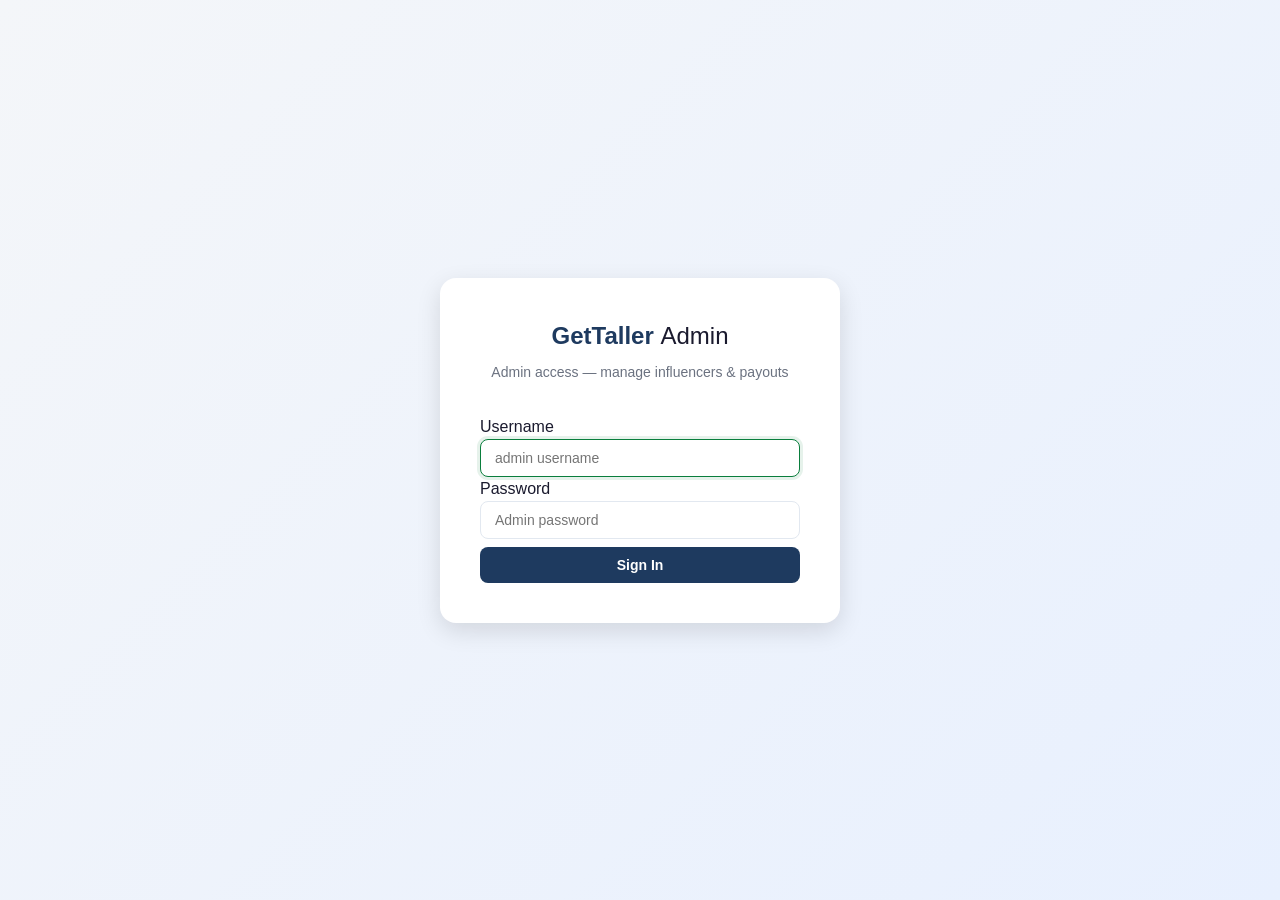
<file: admin/add-influencer.html>
<!DOCTYPE html>
<html lang="en">
<head>
  <meta charset="UTF-8">
  <meta name="viewport" content="width=device-width, initial-scale=1.0">
  <title>Add Influencer — GetTaller Admin</title>
  <link rel="stylesheet" href="/dashboard/styles.css">
  <link rel="stylesheet" href="/admin/styles.css">
  <style>
    .form-hint { font-size: 12px; color: var(--color-text-secondary); margin-top: 4px; }
    .char-count { text-align: right; font-size: 11px; color: var(--color-text-secondary); }
  </style>
</head>
<body>
  <div class="header admin-header">
    <div class="header-logo">GetTaller <span>Admin</span></div>
    <div class="header-nav">
      <a href="/admin/">Dashboard</a>
      <a href="/admin/add-influencer.html" class="active">Add Influencer</a>
      <a href="/admin/payouts.html">Payouts</a>
      <button class="btn-logout" onclick="handleAdminLogout()">Sign out</button>
    </div>
  </div>

  <div class="app-container">
    <div class="form-card">
      <div class="card-header">Add New Influencer</div>
      <p style="font-size:13px;color:var(--color-text-secondary);margin-bottom:24px;">
        Creates a referral code and dashboard account. The influencer can sign in immediately.
      </p>

      <div id="errorMsg" style="display:none;background:#fee2e2;color:#991b1b;padding:10px 14px;border-radius:var(--radius-sm);font-size:13px;margin-bottom:16px;"></div>

      <div class="form-group">
        <label for="displayName">Display Name</label>
        <input type="text" id="displayName" placeholder="e.g. Sarah Fit" autocomplete="off">
        <div class="form-hint">Shown on their dashboard and in referral screens.</div>
      </div>

      <div class="form-group">
        <label for="influencerId">Influencer ID (slug)</label>
        <input type="text" id="influencerId" placeholder="e.g. sarah_fit" autocomplete="off" style="font-family:monospace;">
        <div class="form-hint">Lowercase, underscores/hyphens only. Unique identifier.</div>
      </div>

      <div class="form-group">
        <label for="code">Referral Code</label>
        <input type="text" id="code" placeholder="e.g. SARAH20" autocomplete="off" autocapitalize="characters" maxlength="20" style="font-family:monospace;letter-spacing:1px;">
        <div class="form-hint">3-20 characters, letters and numbers only. Will be uppercased.</div>
        <div class="char-count" id="codeCount">0 / 20</div>
      </div>

      <div class="form-group">
        <label for="password">Dashboard Password</label>
        <input type="password" id="password" placeholder="Min 8 characters" minlength="8">
        <div class="form-hint">Used to sign in at studios.grayonix.com/dashboard. They can't change it themselves yet.</div>
      </div>

      <div class="form-group">
        <label for="sharePercent">Initial Revenue Share</label>
        <select id="sharePercent">
          <option value="5">5% (standard)</option>
          <option value="20">20% (pre-approved / VIP)</option>
        </select>
        <div class="form-hint">
          5% auto-flips to 20% at 5,000 signups. Set to 20% manually for pre-approved partners.
        </div>
      </div>

      <div class="form-actions">
        <a href="/admin/" class="btn btn-secondary">Cancel</a>
        <button class="btn btn-primary" onclick="createInfluencer()">Create Influencer</button>
      </div>
    </div>
  </div>

  <div id="toast"></div>

  <script src="/dashboard/app.js"></script>
  <script src="/admin/app.js"></script>
  <script>
    if (!adminGetToken()) { window.location.href = '/admin/login.html'; }

    // ── Live char count on code field ──
    document.getElementById('code').addEventListener('input', function() {
      document.getElementById('codeCount').textContent = `${this.value.length} / 20`;
    });

    // ── Auto-uppercase code field ──
    document.getElementById('code').addEventListener('blur', function() {
      this.value = this.value.toUpperCase();
    });

    // ── Create influencer ──
    async function createInfluencer() {
      const displayName = document.getElementById('displayName').value.trim();
      const influencerId = document.getElementById('influencerId').value.trim().toLowerCase();
      const code = document.getElementById('code').value.toUpperCase().trim();
      const password = document.getElementById('password').value;
      const sharePercent = parseInt(document.getElementById('sharePercent').value);
      const errorMsg = document.getElementById('errorMsg');

      errorMsg.style.display = 'none';

      // Validation
      const errors = [];
      if (!displayName) errors.push('Display name is required.');
      if (!influencerId) errors.push('Influencer ID is required.');
      if (!influencerId.match(/^[a-z0-9_-]+$/)) errors.push('Influencer ID: lowercase letters, numbers, underscores, hyphens only.');
      if (!code) errors.push('Referral code is required.');
      if (code.length < 3) errors.push('Code must be at least 3 characters.');
      if (!password || password.length < 8) errors.push('Password must be at least 8 characters.');

      if (errors.length) {
        errorMsg.textContent = errors.join(' ');
        errorMsg.style.display = 'block';
        return;
      }

      const btn = event.target;
      btn.disabled = true;
      btn.textContent = 'Creating...';

      try {
        await adminApi('/codes', {
          method: 'POST',
          body: { code, influencerId, displayName, sharePercent, password },
        });
        showToast(`✅ ${displayName} created! Code: ${code}`);
        // Reset form
        ['displayName','influencerId','code','password'].forEach(id => document.getElementById(id).value = '');
        document.getElementById('sharePercent').value = '5';
        document.getElementById('codeCount').textContent = '0 / 20';
        btn.disabled = false;
        btn.textContent = 'Create Influencer';
      } catch (e) {
        errorMsg.textContent = e.message;
        errorMsg.style.display = 'block';
        btn.disabled = false;
        btn.textContent = 'Create Influencer';
      }
    }
  </script>
</body>
</html>
</file>
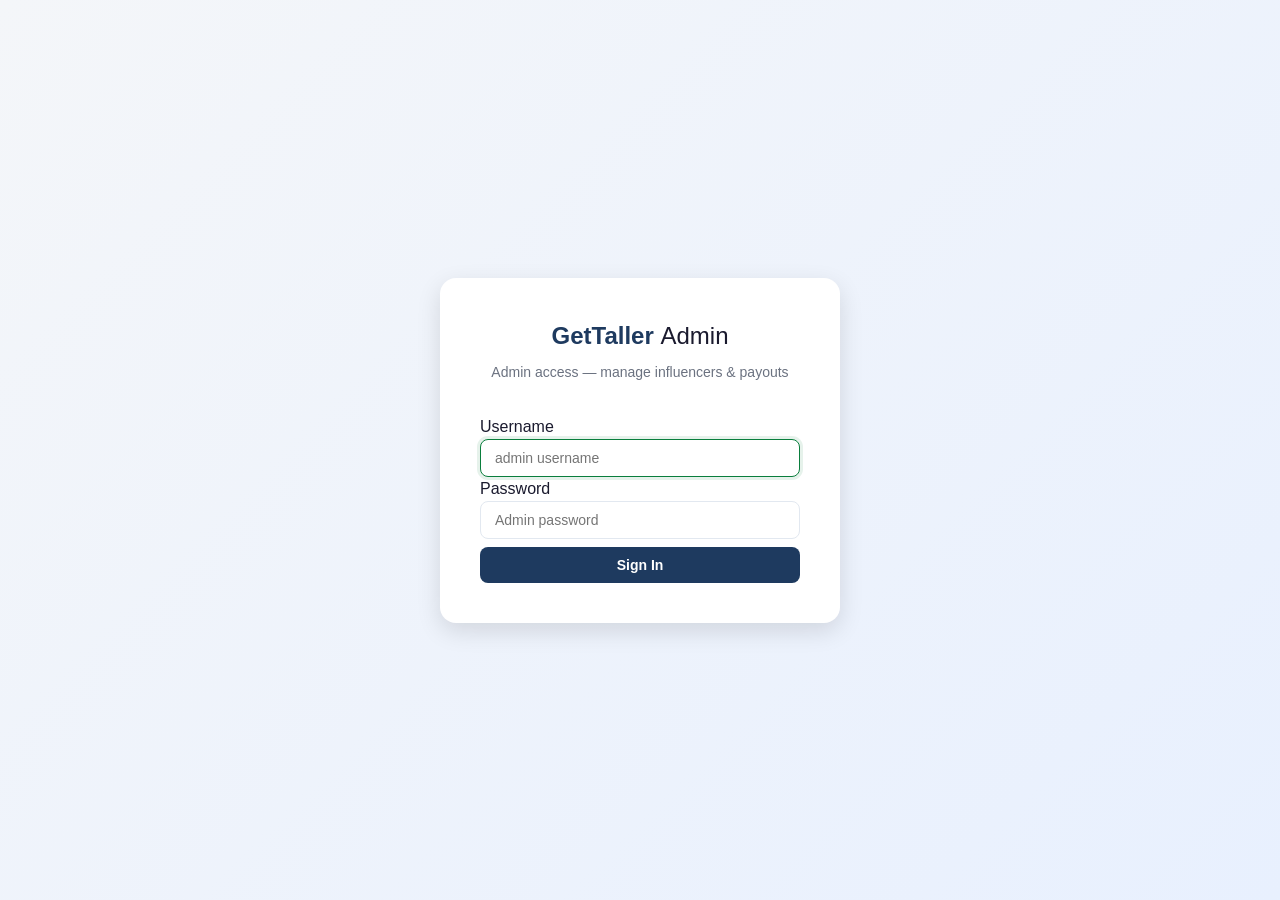
<file: admin/login.html>
<!DOCTYPE html>
<html lang="en">
<head>
  <meta charset="UTF-8">
  <meta name="viewport" content="width=device-width, initial-scale=1.0">
  <title>Admin — GetTaller Affiliate</title>
  <link rel="stylesheet" href="/dashboard/styles.css">
  <link rel="stylesheet" href="/admin/styles.css">
  <style>
    .login-page { background: linear-gradient(135deg, #f4f6f9, #e8f0fe); }
    .login-card .logo { color: var(--color-admin-primary); }
  </style>
</head>
<body>
  <div class="login-page">
    <div class="login-card">
      <div class="logo">GetTaller <span style="color:var(--color-text);font-weight:400">Admin</span></div>
      <div class="subtitle">Admin access — manage influencers &amp; payouts</div>
      <div class="error-msg" id="errorMsg"></div>

      <div class="input-group">
        <label for="username">Username</label>
        <input type="text" id="username" placeholder="admin username" autocomplete="off" autofocus>
      </div>

      <div class="input-group">
        <label for="password">Password</label>
        <input type="password" id="password" placeholder="Admin password">
      </div>

      <button class="btn btn-primary" id="loginBtn" onclick="handleLogin()" style="background:var(--color-admin-primary);">
        Sign In
      </button>
    </div>
  </div>

  <div class="toast" id="toast"></div>

  <script src="/dashboard/app.js"></script>
  <script src="/admin/app.js"></script>
  <script>
    document.addEventListener('keydown', (e) => {
      if (e.key === 'Enter') handleLogin();
    });

    async function handleLogin() {
      const username = document.getElementById('username').value.trim();
      const password = document.getElementById('password').value;
      const btn = document.getElementById('loginBtn');
      const errorMsg = document.getElementById('errorMsg');

      if (!username || !password) {
        errorMsg.textContent = 'Please enter your username and password.';
        errorMsg.classList.add('show');
        return;
      }

      errorMsg.classList.remove('show');
      btn.disabled = true;
      btn.textContent = 'Signing in...';

      try {
        const res = await fetch('/v1/admin/login', {
          method: 'POST',
          headers: { 'Content-Type': 'application/json' },
          body: JSON.stringify({ username, password }),
        });

        const data = await res.json();
        if (!res.ok) {
          errorMsg.textContent = data.error || 'Invalid credentials.';
          errorMsg.classList.add('show');
          btn.disabled = false;
          btn.textContent = 'Sign In';
          return;
        }

        adminSetToken(data.token);
        window.location.href = '/admin/';
      } catch (e) {
        errorMsg.textContent = 'Connection error. Please try again.';
        errorMsg.classList.add('show');
        btn.disabled = false;
        btn.textContent = 'Sign In';
      }
    }
  </script>
</body>
</html>
</file>
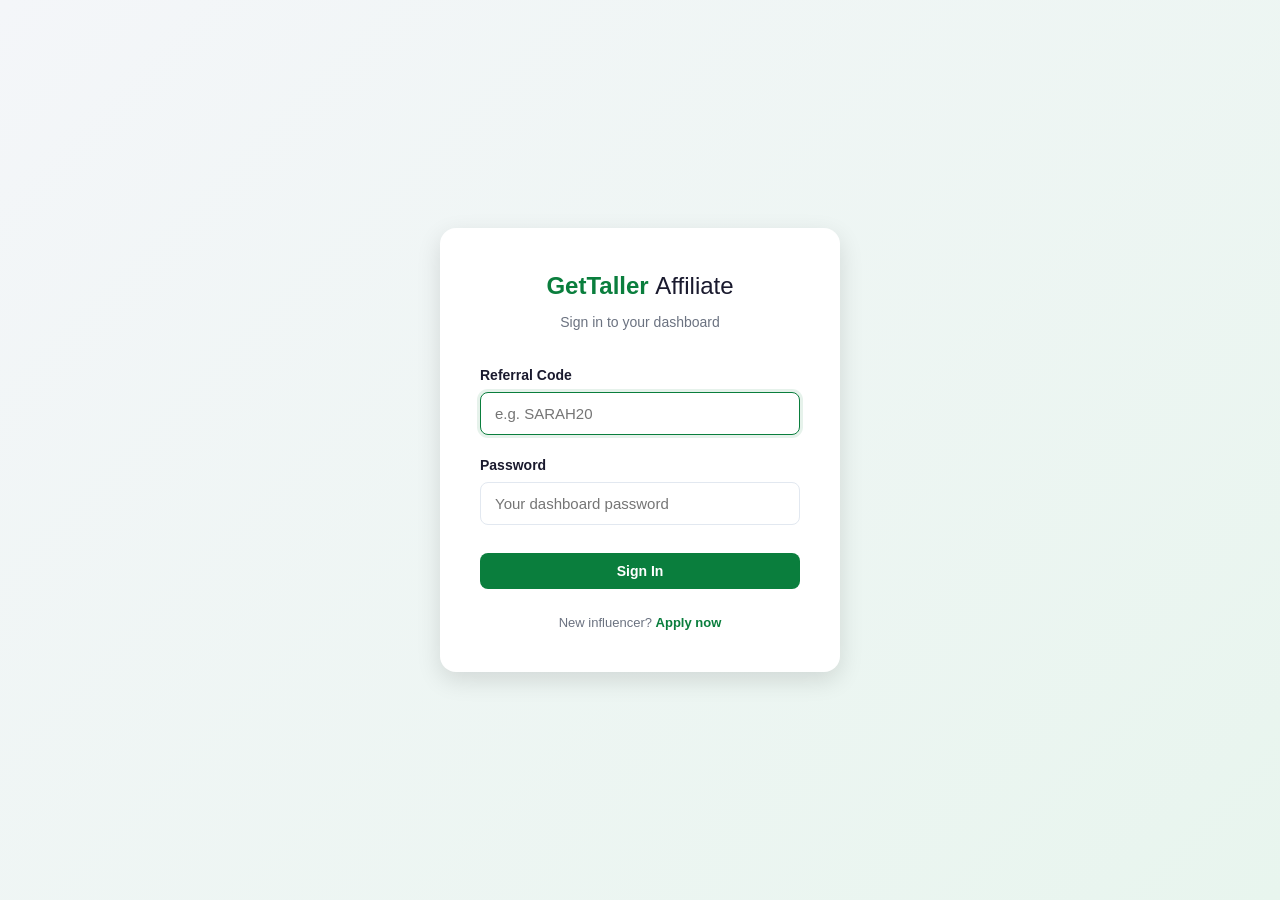
<file: dashboard/login.html>
<!DOCTYPE html>
<html lang="en">
<head>
  <meta charset="UTF-8">
  <meta name="viewport" content="width=device-width, initial-scale=1.0">
  <title>Sign in — GetTaller Affiliate</title>
  <link rel="stylesheet" href="/dashboard/styles.css">
  <style>
    .input-group { margin-bottom: 20px; }
    .input-group label { display: block; font-size: 14px; font-weight: 600; margin-bottom: 6px; color: var(--color-text); }
    .input-group input { width: 100%; padding: 12px 14px; border: 1px solid var(--color-border); border-radius: var(--radius-sm); font-size: 15px; transition: border-color 0.2s; }
    .input-group input:focus { outline: none; border-color: var(--color-primary); box-shadow: 0 0 0 3px rgba(10, 126, 61, 0.1); }
    .login-footer { text-align: center; margin-top: 24px; font-size: 13px; color: var(--color-text-secondary); }
  </style>
</head>
<body>
  <div class="login-page">
    <div class="login-card">
      <div class="logo">GetTaller <span style="color:var(--color-text);font-weight:400">Affiliate</span></div>
      <div class="subtitle">Sign in to your dashboard</div>
      <div class="error-msg" id="errorMsg"></div>

      <div class="input-group">
        <label for="code">Referral Code</label>
        <input type="text" id="code" placeholder="e.g. SARAH20" autocomplete="off" autocapitalize="characters" autofocus>
      </div>

      <div class="input-group">
        <label for="password">Password</label>
        <input type="password" id="password" placeholder="Your dashboard password">
      </div>

      <button class="btn btn-primary" id="loginBtn" onclick="handleLogin()">
        Sign In
      </button>

      <div class="login-footer">
        New influencer? <a href="https://gettaller.app/affiliate" style="color:var(--color-primary);text-decoration:none;font-weight:600;">Apply now</a>
      </div>
    </div>
  </div>

  <div class="toast" id="toast"></div>

  <script src="/dashboard/app.js"></script>
  <script>
    // Enter key submits login
    document.addEventListener('keydown', (e) => {
      if (e.key === 'Enter') handleLogin();
    });

    async function handleLogin() {
      const code = document.getElementById('code').value.toUpperCase().trim();
      const password = document.getElementById('password').value;
      const btn = document.getElementById('loginBtn');
      const errorMsg = document.getElementById('errorMsg');

      if (!code || !password) {
        errorMsg.textContent = 'Please enter your code and password.';
        errorMsg.classList.add('show');
        return;
      }

      errorMsg.classList.remove('show');
      btn.disabled = true;
      btn.textContent = 'Signing in...';

      try {
        const res = await fetch('/v1/influencer/login', {
          method: 'POST',
          headers: { 'Content-Type': 'application/json' },
          body: JSON.stringify({ code, password }),
        });

        const data = await res.json();

        if (!res.ok) {
          errorMsg.textContent = data.error || 'Invalid credentials.';
          errorMsg.classList.add('show');
          btn.disabled = false;
          btn.textContent = 'Sign In';
          return;
        }

        // Set the session cookie and redirect
        setToken(data.token);
        window.location.href = '/dashboard/';
      } catch (e) {
        errorMsg.textContent = 'Connection error. Please try again.';
        errorMsg.classList.add('show');
        btn.disabled = false;
        btn.textContent = 'Sign In';
      }
    }
  </script>
</body>
</html>
</file>
<file: dashboard/styles.css>
/* ── GetTaller Affiliate Dashboard — Shared Styles ── */

:root {
  /* Brand colors (60/30/10) */
  --color-bg: #f4f6f9;
  --color-surface: #ffffff;
  --color-primary: #0a7e3d;
  --color-primary-light: #e8f5ee;
  --color-primary-dark: #065a2b;
  --color-accent: #ff6b35;
  --color-text: #1a1a2e;
  --color-text-secondary: #6b7280;
  --color-border: #e2e8f0;
  --color-success: #10b981;
  --color-warning: #f59e0b;
  --color-danger: #ef4444;
  --radius-sm: 8px;
  --radius-md: 12px;
  --radius-lg: 16px;
  --shadow-sm: 0 1px 3px rgba(0, 0, 0, 0.08);
  --shadow-md: 0 4px 12px rgba(0, 0, 0, 0.1);
  --shadow-lg: 0 8px 24px rgba(0, 0, 0, 0.12);
  --font: -apple-system, BlinkMacSystemFont, 'Segoe UI', Roboto, sans-serif;
}

* { margin: 0; padding: 0; box-sizing: border-box; }

body {
  font-family: var(--font);
  background: var(--color-bg);
  color: var(--color-text);
  line-height: 1.5;
  min-height: 100vh;
}

/* ── Layout ── */
.app-container {
  max-width: 1200px;
  margin: 0 auto;
  padding: 24px;
}

/* ── Header ── */
.header {
  display: flex;
  align-items: center;
  justify-content: space-between;
  padding: 16px 24px;
  background: var(--color-surface);
  border-bottom: 1px solid var(--color-border);
  margin-bottom: 24px;
}

.header-logo {
  font-size: 20px;
  font-weight: 700;
  color: var(--color-primary);
  display: flex;
  align-items: center;
  gap: 8px;
}

.header-logo span { color: var(--color-text); font-weight: 400; }

.header-nav {
  display: flex;
  align-items: center;
  gap: 24px;
}

.header-nav a {
  color: var(--color-text-secondary);
  text-decoration: none;
  font-size: 14px;
  font-weight: 500;
  transition: color 0.2s;
}

.header-nav a:hover, .header-nav a.active { color: var(--color-primary); }

.btn-logout {
  background: none;
  border: 1px solid var(--color-border);
  padding: 8px 16px;
  border-radius: var(--radius-sm);
  cursor: pointer;
  font-size: 13px;
  color: var(--color-text-secondary);
  transition: all 0.2s;
}

.btn-logout:hover {
  border-color: var(--color-danger);
  color: var(--color-danger);
}

/* ── Cards ── */
.card {
  background: var(--color-surface);
  border-radius: var(--radius-md);
  box-shadow: var(--shadow-sm);
  padding: 24px;
  margin-bottom: 20px;
  transition: box-shadow 0.2s;
}

.card:hover { box-shadow: var(--shadow-md); }

.card-header {
  font-size: 16px;
  font-weight: 600;
  margin-bottom: 16px;
  color: var(--color-text);
}

/* ── Stats Row ── */
.stats-row {
  display: grid;
  grid-template-columns: repeat(auto-fit, minmax(200px, 1fr));
  gap: 16px;
  margin-bottom: 24px;
}

.stat-card {
  background: var(--color-surface);
  border-radius: var(--radius-md);
  padding: 20px;
  box-shadow: var(--shadow-sm);
  border-left: 4px solid var(--color-primary);
}

.stat-card .stat-label {
  font-size: 13px;
  color: var(--color-text-secondary);
  text-transform: uppercase;
  letter-spacing: 0.5px;
  margin-bottom: 4px;
}

.stat-card .stat-value {
  font-size: 28px;
  font-weight: 700;
  color: var(--color-text);
}

.stat-card .stat-sub {
  font-size: 12px;
  color: var(--color-text-secondary);
  margin-top: 4px;
}

/* ── Charts ── */
.chart-container {
  width: 100%;
  height: 300px;
  position: relative;
}

.chart-bar {
  display: flex;
  align-items: flex-end;
  gap: 2px;
  height: 200px;
  padding-top: 20px;
}

.chart-bar-column {
  flex: 1;
  background: var(--color-primary);
  border-radius: 4px 4px 0 0;
  min-height: 2px;
  transition: opacity 0.2s;
  position: relative;
}

.chart-bar-column:hover { opacity: 0.8; }

.chart-bar-column .tooltip {
  display: none;
  position: absolute;
  bottom: 100%;
  left: 50%;
  transform: translateX(-50%);
  background: var(--color-text);
  color: white;
  padding: 4px 8px;
  border-radius: 4px;
  font-size: 11px;
  white-space: nowrap;
  z-index: 10;
}

.chart-bar-column:hover .tooltip { display: block; }

.chart-bar-label {
  text-align: center;
  font-size: 10px;
  color: var(--color-text-secondary);
  margin-top: 4px;
  overflow: hidden;
  text-overflow: ellipsis;
}

.chart-wrapper {
  width: 100%;
  overflow-x: auto;
}

/* ── Tables ── */
table {
  width: 100%;
  border-collapse: collapse;
  font-size: 14px;
}

th {
  text-align: left;
  padding: 12px 16px;
  font-weight: 600;
  color: var(--color-text-secondary);
  font-size: 12px;
  text-transform: uppercase;
  letter-spacing: 0.5px;
  border-bottom: 2px solid var(--color-border);
}

td {
  padding: 12px 16px;
  border-bottom: 1px solid var(--color-border);
}

tr:hover td { background: var(--color-primary-light); }

/* ── Badges ── */
.badge {
  display: inline-block;
  padding: 2px 10px;
  border-radius: 12px;
  font-size: 12px;
  font-weight: 500;
}

.badge-active { background: #d1fae5; color: #065f46; }
.badge-inactive { background: #fee2e2; color: #991b1b; }
.badge-paid { background: #d1fae5; color: #065f46; }
.badge-pending { background: #fef3c7; color: #92400e; }
.badge-warning { background: #fee2e2; color: #991b1b; }

/* ── Buttons ── */
.btn {
  display: inline-flex;
  align-items: center;
  gap: 6px;
  padding: 10px 20px;
  border-radius: var(--radius-sm);
  font-size: 14px;
  font-weight: 600;
  cursor: pointer;
  transition: all 0.2s;
  border: none;
  text-decoration: none;
}

.btn-primary {
  background: var(--color-primary);
  color: white;
}

.btn-primary:hover { background: var(--color-primary-dark); }

.btn-secondary {
  background: var(--color-surface);
  color: var(--color-text);
  border: 1px solid var(--color-border);
}

.btn-secondary:hover { border-color: var(--color-primary); color: var(--color-primary); }

.btn-danger {
  background: var(--color-danger);
  color: white;
}

.btn-danger:hover { opacity: 0.9; }

.btn-sm {
  padding: 6px 12px;
  font-size: 12px;
}

/* ── Forms ── */
.form-group {
  margin-bottom: 20px;
}

.form-group label {
  display: block;
  font-size: 14px;
  font-weight: 600;
  margin-bottom: 6px;
  color: var(--color-text);
}

input[type="text"],
input[type="password"],
input[type="number"],
select {
  width: 100%;
  padding: 10px 14px;
  border: 1px solid var(--color-border);
  border-radius: var(--radius-sm);
  font-size: 14px;
  font-family: var(--font);
  transition: border-color 0.2s;
  background: var(--color-surface);
  color: var(--color-text);
}

input:focus, select:focus {
  outline: none;
  border-color: var(--color-primary);
  box-shadow: 0 0 0 3px rgba(10, 126, 61, 0.1);
}

/* ── Login ── */
.login-page {
  display: flex;
  align-items: center;
  justify-content: center;
  min-height: 100vh;
  padding: 20px;
  background: linear-gradient(135deg, #f4f6f9, #e8f5ee);
}

.login-card {
  background: var(--color-surface);
  border-radius: var(--radius-lg);
  padding: 40px;
  width: 100%;
  max-width: 400px;
  box-shadow: var(--shadow-lg);
}

.login-card .logo {
  font-size: 24px;
  font-weight: 700;
  color: var(--color-primary);
  text-align: center;
  margin-bottom: 8px;
}

.login-card .subtitle {
  text-align: center;
  color: var(--color-text-secondary);
  font-size: 14px;
  margin-bottom: 32px;
}

.login-card .error-msg {
  background: #fee2e2;
  color: #991b1b;
  padding: 10px 14px;
  border-radius: var(--radius-sm);
  font-size: 13px;
  margin-bottom: 16px;
  display: none;
}

.login-card .error-msg.show { display: block; }

.login-card .btn {
  width: 100%;
  justify-content: center;
  margin-top: 8px;
}

/* ── Loading ── */
.loading {
  display: flex;
  align-items: center;
  justify-content: center;
  padding: 60px;
  color: var(--color-text-secondary);
}

.spinner {
  width: 24px;
  height: 24px;
  border: 3px solid var(--color-border);
  border-top-color: var(--color-primary);
  border-radius: 50%;
  animation: spin 0.8s linear infinite;
  margin-right: 12px;
}

@keyframes spin { to { transform: rotate(360deg); } }

/* ── Empty state ── */
.empty-state {
  text-align: center;
  padding: 60px 20px;
  color: var(--color-text-secondary);
}

.empty-state .icon {
  font-size: 48px;
  margin-bottom: 16px;
  opacity: 0.5;
}

/* ── Toast ── */
.toast {
  position: fixed;
  bottom: 24px;
  right: 24px;
  padding: 14px 20px;
  border-radius: var(--radius-sm);
  font-size: 14px;
  font-weight: 500;
  box-shadow: var(--shadow-lg);
  z-index: 1000;
  transform: translateY(100px);
  opacity: 0;
  transition: all 0.3s ease;
}

.toast.show { transform: translateY(0); opacity: 1; }
.toast.success { background: #d1fae5; color: #065f46; border-left: 4px solid var(--color-success); }
.toast.error { background: #fee2e2; color: #991b1b; border-left: 4px solid var(--color-danger); }

/* ── Responsive ── */
@media (max-width: 768px) {
  .app-container { padding: 12px; }
  .header { flex-direction: column; gap: 12px; padding: 12px 16px; }
  .stats-row { grid-template-columns: repeat(2, 1fr); gap: 8px; }
  .stat-card { padding: 14px; }
  .stat-card .stat-value { font-size: 22px; }
}

/* ── Modal ── */
.modal-overlay {
  display: none;
  position: fixed;
  top: 0; left: 0; right: 0; bottom: 0;
  background: rgba(0,0,0,0.5);
  z-index: 100;
  align-items: center;
  justify-content: center;
}

.modal-overlay.show { display: flex; }

.modal {
  background: var(--color-surface);
  border-radius: var(--radius-lg);
  padding: 32px;
  width: 90%;
  max-width: 500px;
  max-height: 80vh;
  overflow-y: auto;
  box-shadow: var(--shadow-lg);
}

.modal h2 { margin-bottom: 20px; }
</file>
<file: admin/styles.css>
/* ── GetTaller Affiliate Admin — Shared Styles ── */
/* Extends /dashboard/styles.css — import both files on admin pages */

:root {
  --color-admin-primary: #1e3a5f;
  --color-admin-primary-light: #e8f0fe;
  --color-admin-primary-dark: #0f2440;
}

/* Override primary color for admin (navy instead of green) */
.admin-header .header-logo { color: var(--color-admin-primary); }
.admin-header .header-nav a:hover,
.admin-header .header-nav a.active { color: var(--color-admin-primary); }
.admin-stats .stat-card { border-left-color: var(--color-admin-primary); }

/* Admin nav distinguished from influencer */
.admin-badge {
  background: var(--color-admin-primary);
  color: white;
  font-size: 10px;
  padding: 2px 8px;
  border-radius: 10px;
  margin-left: 8px;
  vertical-align: middle;
}

/* Form modifications */
.form-card {
  background: var(--color-surface);
  border-radius: var(--radius-md);
  box-shadow: var(--shadow-sm);
  padding: 32px;
  max-width: 600px;
  margin: 0 auto;
}

.form-card .card-header {
  font-size: 18px;
  margin-bottom: 24px;
}

.form-actions {
  display: flex;
  gap: 12px;
  margin-top: 24px;
  justify-content: flex-end;
}

/* Payout row highlight */
.payout-due { background: #fef3c7; }
.payout-overdue { background: #fee2e2; }

/* Fraud flags */
.fraud-flag {
  display: inline-flex;
  align-items: center;
  gap: 4px;
  background: #fff7ed;
  color: #9a3412;
  border: 1px solid #fed7aa;
  padding: 4px 10px;
  border-radius: 12px;
  font-size: 12px;
  font-weight: 500;
}

.fraud-critical {
  background: #fee2e2;
  color: #991b1b;
  border-color: #fecaca;
}

/* Admin tables with stripe */
.admin-table tr:nth-child(even) td { background: #fafbfc; }
.admin-table .actions-cell { white-space: nowrap; text-align: right; }

/* Search/filter bar */
.filter-bar {
  display: flex;
  gap: 12px;
  margin-bottom: 20px;
  align-items: center;
  flex-wrap: wrap;
}

.filter-bar input {
  max-width: 280px;
}

.filter-bar .filter-count {
  font-size: 13px;
  color: var(--color-text-secondary);
  margin-left: auto;
}

/* Responsive admin tables */
@media (max-width: 768px) {
  .admin-table th, .admin-table td { padding: 8px; font-size: 12px; }
  .form-card { padding: 20px; }
  .filter-bar input { max-width: 100%; flex: 1; }
}
</file>
